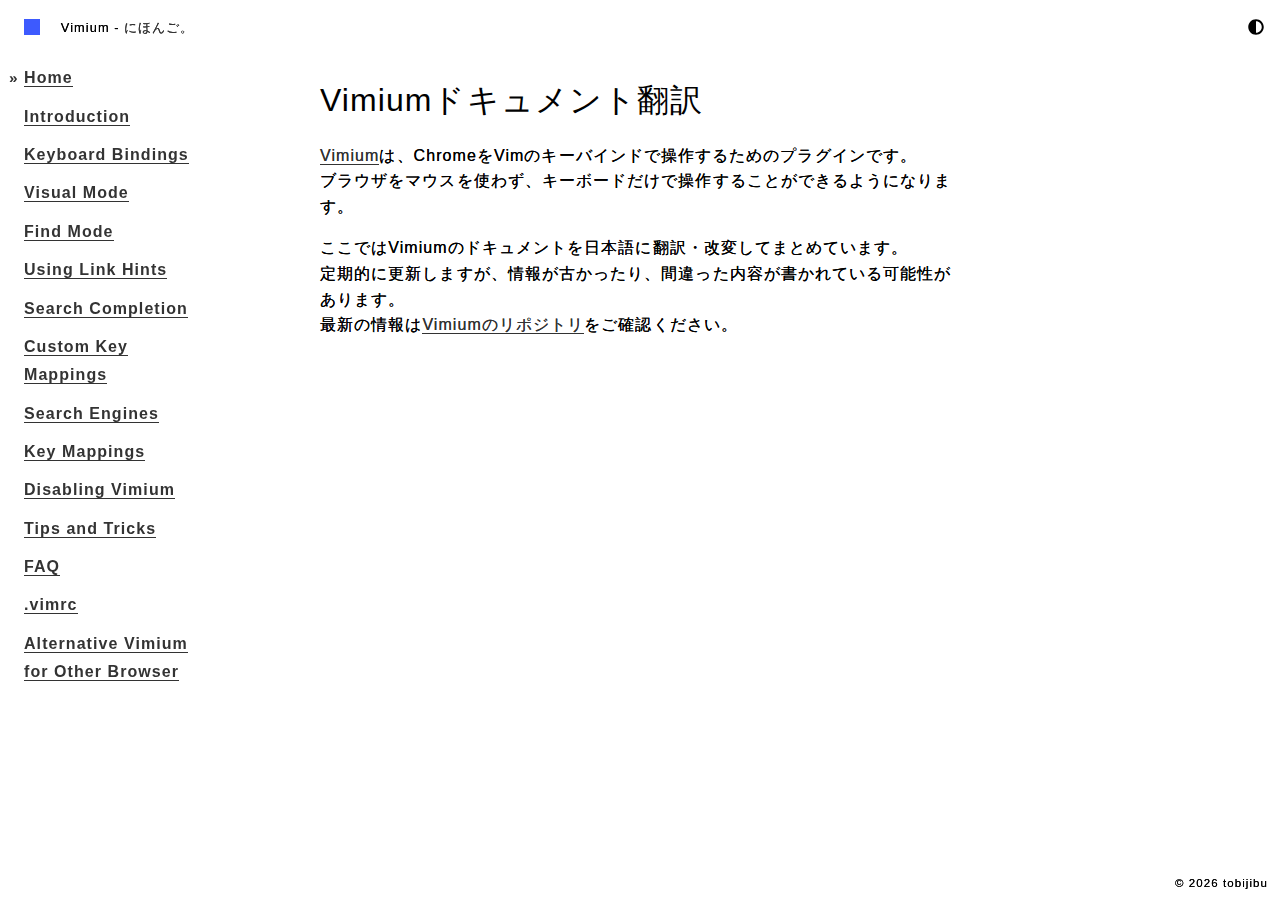
<file: index.html>
<!DOCTYPE html>
<html lang="ja">
  <head>
    <meta charset="UTF-8">
    <meta name="viewport" content="width=device-width, initial-scale=1">
    <title>Vimiumドキュメント翻訳 | Vimium - にほんご。</title>
    <meta http-equiv="X-UA-Compatible" content="IE=edge">
    <meta property="og:title" content="Vimiumドキュメント翻訳 | Vimium - にほんご。">
    <meta property="og:url">
    <meta property="og:type" content="article">
    <link rel="icon" href="https://tr.you84815.space/vimium/favicon.ico">
    <link rel="stylesheet" type="text/css" href="./css/main.css">
    <link id="theme_style" rel="stylesheet" type="text/css" href="">
    <script id="srcTheme" src="./js/toggleTheme.js" data-dir="vimium"></script>
    <script>
      (function(i,s,o,g,r,a,m){i['GoogleAnalyticsObject']=r;i[r]=i[r]||function(){
      (i[r].q=i[r].q||[]).push(arguments)},i[r].l=1*new Date();a=s.createElement(o),
      m=s.getElementsByTagName(o)[0];a.async=1;a.src=g;m.parentNode.insertBefore(a,m)
      })(window,document,'script','https://www.google-analytics.com/analytics.js','ga');
      ga('create', 'UA-106478577-1', 'auto');
    </script>
  </head>
  <body>
    <div id="container">
      <header>
        <div class="icon"><a class="no-barba" href="https://tr.you84815.space/">
            <svg width="16" height="16">
              <rect width="16" height="16" fill="#e0e0e0"></rect>
            </svg></a></div>
        <div class="navi_toggle" onclick="toggleMenu()">
          <svg id="menu_close" width="24" height="24" viewBox="0 0 24 24">
            <path d="M19 6.41L17.59 5 12 10.59 6.41 5 5 6.41 10.59 12 5 17.59 6.41 19 12 13.41 17.59 19 19 17.59 13.41 12z"></path>
            <path d="M0 0h24v24H0z" fill="none"></path>
          </svg>
          <svg id="menu_open" width="24" height="24" viewBox="0 0 24 24">
            <path d="M0 0h24v24H0z" fill="none"></path>
            <path d="M3 18h18v-2H3v2zm0-5h18v-2H3v2zm0-7v2h18V6H3z"></path>
          </svg>
        </div>
        <div class="title">Vimium - <a class="no-barba" href="https://tr.you84815.space/">にほんご。</a></div><span id="toggleTheme">
          <svg role="img" width="16" height="16" xmlns="http://www.w3.org/2000/svg" viewBox="0 0 512 512">
            <path d="M8 256c0 136.966 111.033 248 248 248s248-111.034 248-248S392.966 8 256 8 8 119.033 8 256zm248 184V72c101.705 0 184 82.311 184 184 0 101.705-82.311 184-184 184z"></path>
          </svg></span>
      </header>
      <div class="navi" id="navi">
        <ul class="menu">
          <li><a class="index active" href="./index.html">Home</a></li>
          <li><a class="introduction" href="./introduction.html">Introduction</a></li>
          <li><a class="keyboardBindings" href="./keyboardBindings.html">Keyboard Bindings</a>
            <ul class="hidden" id="navi_keyboardBindings">
              <li><a href="./keyboardBindings.html#currentPage">現在ページの操作</a></li>
              <li><a href="./keyboardBindings.html#newPages">新規ページへの操作</a></li>
              <li><a href="./keyboardBindings.html#find">ページ内検索</a></li>
              <li><a href="./keyboardBindings.html#history">履歴操作</a></li>
              <li><a href="./keyboardBindings.html#tabs">タブの操作</a></li>
              <li><a href="./keyboardBindings.html#marks">マーク操作</a></li>
              <li><a href="./keyboardBindings.html#advanced">さらに高度なコマンド</a></li>
            </ul>
          </li>
          <li><a class="visualMode" href="./visualMode.html">Visual Mode</a></li>
          <li><a class="findMode" href="./findMode.html">Find Mode</a></li>
          <li><a class="usingLinkHints" href="./usingLinkHints.html">Using Link Hints</a>
            <ul class="hidden" id="navi_usingLinkHints">
              <li><a href="./usingLinkHints.html#alphabet">アルファベットヒント</a></li>
              <li><a href="./usingLinkHints.html#filtered">ナンバーヒント</a></li>
              <li><a href="./usingLinkHints.html#hidden">隠れたヒントマーカー</a></li>
            </ul>
          </li>
          <li><a class="searchCompletion" href="./searchCompletion.html">Search Completion</a></li>
          <li><a class="customKeyMappings" href="./customKeyMappings.html">Custom Key Mappings</a></li>
          <li><a class="searchEngines" href="./searchEngines.html">Search Engines</a></li>
          <li><a class="keyMappings" href="./keyMappings.html">Key Mappings</a>
            <ul class="hidden" id="navi_keyMappings">
              <li><a href="./keyMappings.html#emacs">Emacs</a></li>
              <li><a href="./keyMappings.html#kakoune">Kakoune</a></li>
              <li><a href="./keyMappings.html#russian">ロシア語キーボード</a></li>
              <li><a href="./keyMappings.html#bulgarian">ブルガリア語キーボード</a></li>
              <li><a href="./keyMappings.html#hebrew">ヘブライ語キーボード</a></li>
              <li><a href="./keyMappings.html#mongolian">モンゴル語キーボード</a></li>
              <li><a href="./keyMappings.html#georgian">グルジア語キーボード</a></li>
            </ul>
          </li>
          <li><a class="disablingVimium" href="./disablingVimium.html">Disabling Vimium</a>
            <ul class="hidden" id="navi_disablingVimium">
              <li><a href="./disablingVimium.html#partially">一部無効化</a></li>
              <li><a href="./disablingVimium.html#wholly">全体的に無効化</a></li>
              <li><a href="./disablingVimium.html#temporarily">一時的に無効化</a></li>
            </ul>
          </li>
          <li><a class="tipsAndTricks" href="./tipsAndTricks.html">Tips and Tricks</a></li>
          <li><a class="faq" href="./faq.html">FAQ</a></li>
          <li><a class="vimrc" href="./vimrc.html">.vimrc</a></li>
          <li><a class="otherBrowser" href="./otherBrowser.html">Alternative Vimium for Other Browser</a>
            <ul class="hidden" id="navi_otherBrowser">
              <li><a href="./otherBrowser.html#firefox">Firefoxサポート</a></li>
              <li><a href="./otherBrowser.html#other">その他のブラウザ</a></li>
            </ul>
          </li>
        </ul>
      </div>
      <div id="content">
        <div id="main">
          <div id="barba-wrapper">
            <div class="barba-container">
              <h1>Vimiumドキュメント翻訳</h1>
              <p><a href="https://github.com/philc/vimium">Vimium</a>は、ChromeをVimのキーバインドで操作するためのプラグインです。<br>ブラウザをマウスを使わず、キーボードだけで操作することができるようになります。</p>
              <p>ここではVimiumのドキュメントを日本語に翻訳・改変してまとめています。<br>定期的に更新しますが、情報が古かったり、間違った内容が書かれている可能性があります。<br>最新の情報は<a href="https://github.com/philc/vimium">Vimiumのリポジトリ</a>をご確認ください。</p>
            </div>
          </div>
        </div>
      </div>
      <footer><span>&copy; <span id="copy_year">2017</span> tobijibu</span></footer>
    </div>
    <noscript id="deferred-styles">
      <link href="./css/lazy.css" rel="stylesheet">
    </noscript>
    <script src="./js/main.js" defer></script>
    <div id="src" hidden></div>
  </body>
</html>
</file>
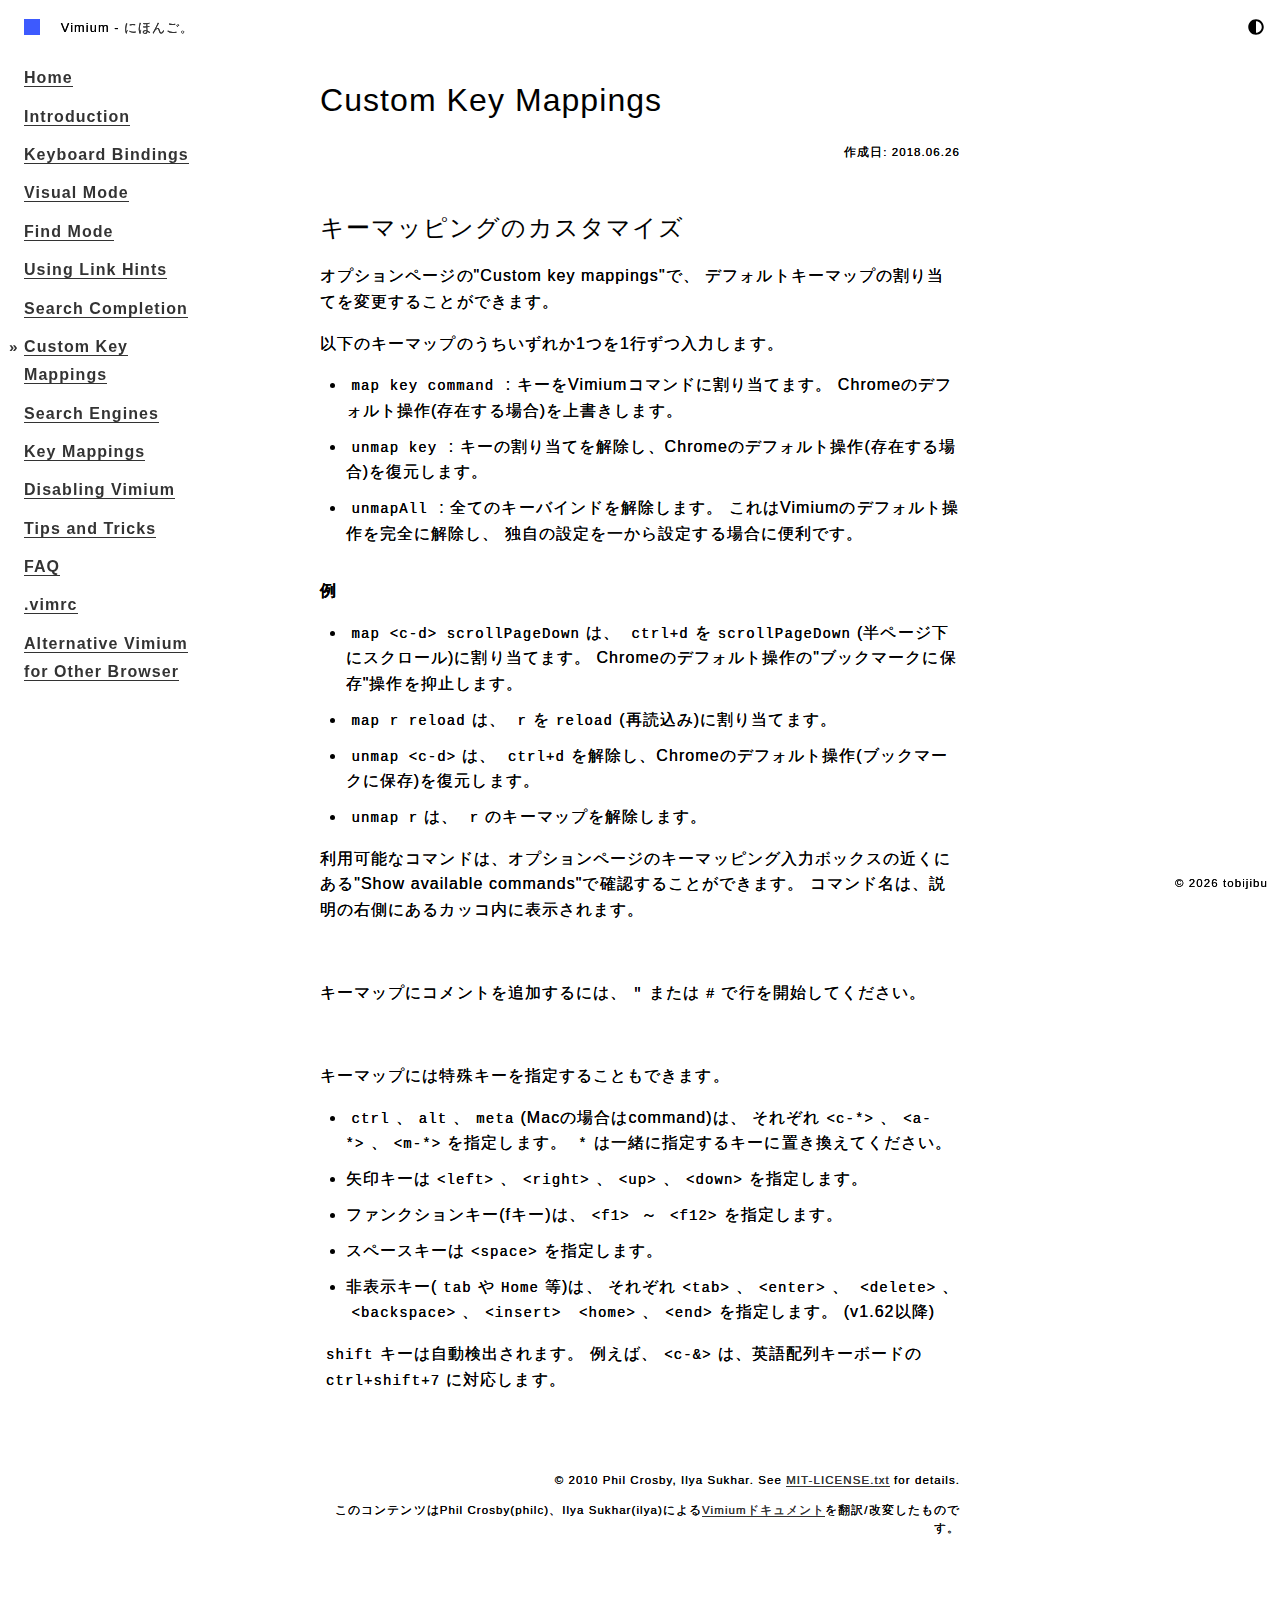
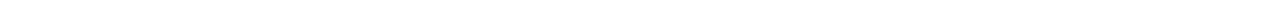
<file: customKeyMappings.html>
<!DOCTYPE html>
<html lang="ja">
  <head>
    <meta charset="UTF-8">
    <meta name="viewport" content="width=device-width, initial-scale=1">
    <title>Custom Key Mappings | Vimium - にほんご。</title>
    <meta http-equiv="X-UA-Compatible" content="IE=edge">
    <meta property="og:title" content="Custom Key Mappings | Vimium - にほんご。">
    <meta property="og:url">
    <meta property="og:type" content="article">
    <link rel="icon" href="https://tr.you84815.space/vimium/favicon.ico">
    <link rel="stylesheet" type="text/css" href="./css/main.css">
    <link id="theme_style" rel="stylesheet" type="text/css" href="">
    <script id="srcTheme" src="./js/toggleTheme.js" data-dir="vimium"></script>
    <script>
      (function(i,s,o,g,r,a,m){i['GoogleAnalyticsObject']=r;i[r]=i[r]||function(){
      (i[r].q=i[r].q||[]).push(arguments)},i[r].l=1*new Date();a=s.createElement(o),
      m=s.getElementsByTagName(o)[0];a.async=1;a.src=g;m.parentNode.insertBefore(a,m)
      })(window,document,'script','https://www.google-analytics.com/analytics.js','ga');
      ga('create', 'UA-106478577-1', 'auto');
    </script>
  </head>
  <body>
    <div id="container">
      <header>
        <div class="icon"><a class="no-barba" href="https://tr.you84815.space/">
            <svg width="16" height="16">
              <rect width="16" height="16" fill="#e0e0e0"></rect>
            </svg></a></div>
        <div class="navi_toggle" onclick="toggleMenu()">
          <svg id="menu_close" width="24" height="24" viewBox="0 0 24 24">
            <path d="M19 6.41L17.59 5 12 10.59 6.41 5 5 6.41 10.59 12 5 17.59 6.41 19 12 13.41 17.59 19 19 17.59 13.41 12z"></path>
            <path d="M0 0h24v24H0z" fill="none"></path>
          </svg>
          <svg id="menu_open" width="24" height="24" viewBox="0 0 24 24">
            <path d="M0 0h24v24H0z" fill="none"></path>
            <path d="M3 18h18v-2H3v2zm0-5h18v-2H3v2zm0-7v2h18V6H3z"></path>
          </svg>
        </div>
        <div class="title">Vimium - <a class="no-barba" href="https://tr.you84815.space/">にほんご。</a></div><span id="toggleTheme">
          <svg role="img" width="16" height="16" xmlns="http://www.w3.org/2000/svg" viewBox="0 0 512 512">
            <path d="M8 256c0 136.966 111.033 248 248 248s248-111.034 248-248S392.966 8 256 8 8 119.033 8 256zm248 184V72c101.705 0 184 82.311 184 184 0 101.705-82.311 184-184 184z"></path>
          </svg></span>
      </header>
      <div class="navi" id="navi">
        <ul class="menu">
          <li><a class="index" href="./index.html">Home</a></li>
          <li><a class="introduction" href="./introduction.html">Introduction</a></li>
          <li><a class="keyboardBindings" href="./keyboardBindings.html">Keyboard Bindings</a>
            <ul class="hidden" id="navi_keyboardBindings">
              <li><a href="./keyboardBindings.html#currentPage">現在ページの操作</a></li>
              <li><a href="./keyboardBindings.html#newPages">新規ページへの操作</a></li>
              <li><a href="./keyboardBindings.html#find">ページ内検索</a></li>
              <li><a href="./keyboardBindings.html#history">履歴操作</a></li>
              <li><a href="./keyboardBindings.html#tabs">タブの操作</a></li>
              <li><a href="./keyboardBindings.html#marks">マーク操作</a></li>
              <li><a href="./keyboardBindings.html#advanced">さらに高度なコマンド</a></li>
            </ul>
          </li>
          <li><a class="visualMode" href="./visualMode.html">Visual Mode</a></li>
          <li><a class="findMode" href="./findMode.html">Find Mode</a></li>
          <li><a class="usingLinkHints" href="./usingLinkHints.html">Using Link Hints</a>
            <ul class="hidden" id="navi_usingLinkHints">
              <li><a href="./usingLinkHints.html#alphabet">アルファベットヒント</a></li>
              <li><a href="./usingLinkHints.html#filtered">ナンバーヒント</a></li>
              <li><a href="./usingLinkHints.html#hidden">隠れたヒントマーカー</a></li>
            </ul>
          </li>
          <li><a class="searchCompletion" href="./searchCompletion.html">Search Completion</a></li>
          <li><a class="customKeyMappings active" href="./customKeyMappings.html">Custom Key Mappings</a></li>
          <li><a class="searchEngines" href="./searchEngines.html">Search Engines</a></li>
          <li><a class="keyMappings" href="./keyMappings.html">Key Mappings</a>
            <ul class="hidden" id="navi_keyMappings">
              <li><a href="./keyMappings.html#emacs">Emacs</a></li>
              <li><a href="./keyMappings.html#kakoune">Kakoune</a></li>
              <li><a href="./keyMappings.html#russian">ロシア語キーボード</a></li>
              <li><a href="./keyMappings.html#bulgarian">ブルガリア語キーボード</a></li>
              <li><a href="./keyMappings.html#hebrew">ヘブライ語キーボード</a></li>
              <li><a href="./keyMappings.html#mongolian">モンゴル語キーボード</a></li>
              <li><a href="./keyMappings.html#georgian">グルジア語キーボード</a></li>
            </ul>
          </li>
          <li><a class="disablingVimium" href="./disablingVimium.html">Disabling Vimium</a>
            <ul class="hidden" id="navi_disablingVimium">
              <li><a href="./disablingVimium.html#partially">一部無効化</a></li>
              <li><a href="./disablingVimium.html#wholly">全体的に無効化</a></li>
              <li><a href="./disablingVimium.html#temporarily">一時的に無効化</a></li>
            </ul>
          </li>
          <li><a class="tipsAndTricks" href="./tipsAndTricks.html">Tips and Tricks</a></li>
          <li><a class="faq" href="./faq.html">FAQ</a></li>
          <li><a class="vimrc" href="./vimrc.html">.vimrc</a></li>
          <li><a class="otherBrowser" href="./otherBrowser.html">Alternative Vimium for Other Browser</a>
            <ul class="hidden" id="navi_otherBrowser">
              <li><a href="./otherBrowser.html#firefox">Firefoxサポート</a></li>
              <li><a href="./otherBrowser.html#other">その他のブラウザ</a></li>
            </ul>
          </li>
        </ul>
      </div>
      <div id="content">
        <div id="main">
          <div id="barba-wrapper">
            <div class="barba-container">
              <h1>Custom Key Mappings</h1>
              <div id="update_date"><span>作成日: 2018.06.26
</span>
              </div>
              <h2>キーマッピングのカスタマイズ</h2>
              <p>
                オプションページの"Custom key mappings"で、
                デフォルトキーマップの割り当てを変更することができます。
              </p>
              <p>以下のキーマップのうちいずれか1つを1行ずつ入力します。</p>
              <ul>
                <li><code>map key command</code> : キーをVimiumコマンドに割り当てます。
                  Chromeのデフォルト操作(存在する場合)を上書きします。
                </li>
                <li><code>unmap key</code> : キーの割り当てを解除し、Chromeのデフォルト操作(存在する場合)を復元します。</li>
                <li><code>unmapAll</code> : 全てのキーバインドを解除します。
                  これはVimiumのデフォルト操作を完全に解除し、
                  独自の設定を一から設定する場合に便利です。
                </li>
              </ul>
              <h4>例</h4>
              <ul>
                <li><code>map &lt;c-d&gt; scrollPageDown</code>は、
                  <code>ctrl+d</code>を<code>scrollPageDown</code>(半ページ下にスクロール)に割り当てます。
                  Chromeのデフォルト操作の"ブックマークに保存"操作を抑止します。
                </li>
                <li><code>map r reload</code>は、
                  <code>r</code>を<code>reload</code>(再読込み)に割り当てます。
                </li>
                <li><code>unmap &lt;c-d&gt;</code>は、
                  <code>ctrl+d</code>を解除し、Chromeのデフォルト操作(ブックマークに保存)を復元します。
                </li>
                <li><code>unmap r</code>は、
                  <code>r</code>のキーマップを解除します。
                </li>
              </ul>
              <p>
                利用可能なコマンドは、オプションページのキーマッピング入力ボックスの近くにある"Show available commands"で確認することができます。
                コマンド名は、説明の右側にあるカッコ内に表示されます。
              </p><br>
              <p>キーマップにコメントを追加するには、<code>"</code>または<code>#</code>で行を開始してください。</p><br>
              <p>キーマップには特殊キーを指定することもできます。</p>
              <ul>
                <li><code>ctrl</code>、<code>alt</code>、<code>meta</code>(Macの場合はcommand)は、
                  それぞれ<code>&lt;c-*&gt;</code>、<code>&lt;a-*&gt;</code>、<code>&lt;m-*&gt;</code>を指定します。
                  <code>*</code>は一緒に指定するキーに置き換えてください。
                </li>
                <li>矢印キーは<code>&lt;left&gt;</code>、<code>&lt;right&gt;</code>、<code>&lt;up&gt;</code>、<code>&lt;down&gt;</code>を指定します。</li>
                <li>ファンクションキー(fキー)は、<code>&lt;f1&gt;</code> ～ <code>&lt;f12&gt;</code>を指定します。</li>
                <li>スペースキーは<code>&lt;space&gt;</code>を指定します。</li>
                <li>非表示キー(<code>tab</code>や<code>Home</code>等)は、
                  それぞれ<code>&lt;tab&gt;</code>、<code>&lt;enter&gt;</code>、
                  <code>&lt;delete&gt;</code>、<code>&lt;backspace&gt;</code>、<code>&lt;insert&gt;</code>
                  <code>&lt;home&gt;</code>、<code>&lt;end&gt;</code>を指定します。
                  (v1.62以降)
                </li>
              </ul>
              <p><code>shift</code>キーは自動検出されます。
                例えば、<code>&lt;c-&amp;&gt;</code>は、英語配列キーボードの<code>ctrl+shift+7</code>に対応します。
              </p><br><br>
              <div class="license">
                <p>
                  &copy; 2010
                    Phil Crosby, Ilya Sukhar. See <a href="https://github.com/philc/vimium/blob/master/MIT-LICENSE.txt">MIT-LICENSE.txt</a> for details.
                </p>
                <p>このコンテンツはPhil Crosby(philc)、Ilya Sukhar(ilya)による<a href="https://github.com/philc/vimium">Vimiumドキュメント</a>を翻訳/改変したものです。</p>
              </div>
            </div>
          </div>
        </div>
      </div>
      <footer><span>&copy; <span id="copy_year">2017</span> tobijibu</span></footer>
    </div>
    <noscript id="deferred-styles">
      <link href="./css/lazy.css" rel="stylesheet">
    </noscript>
    <script src="./js/main.js" defer></script>
    <div id="src" hidden></div>
  </body>
</html>
</file>
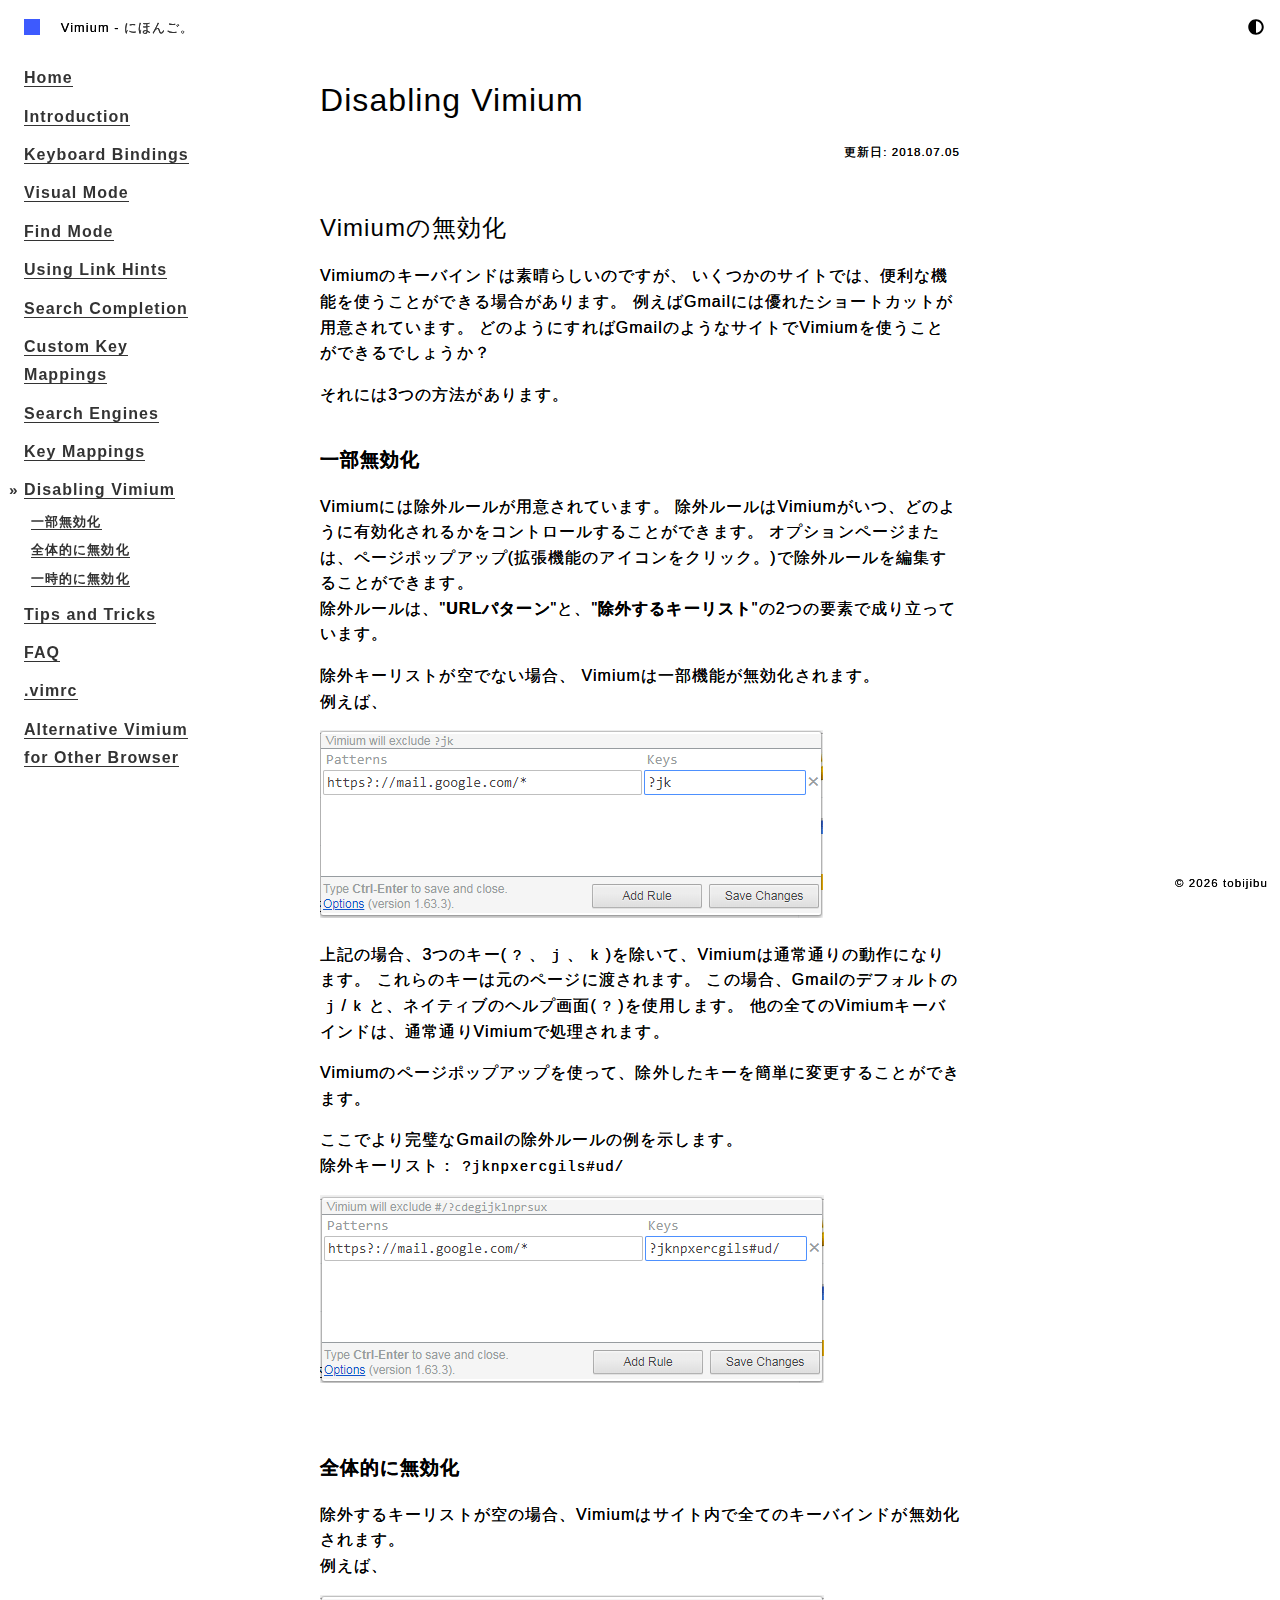
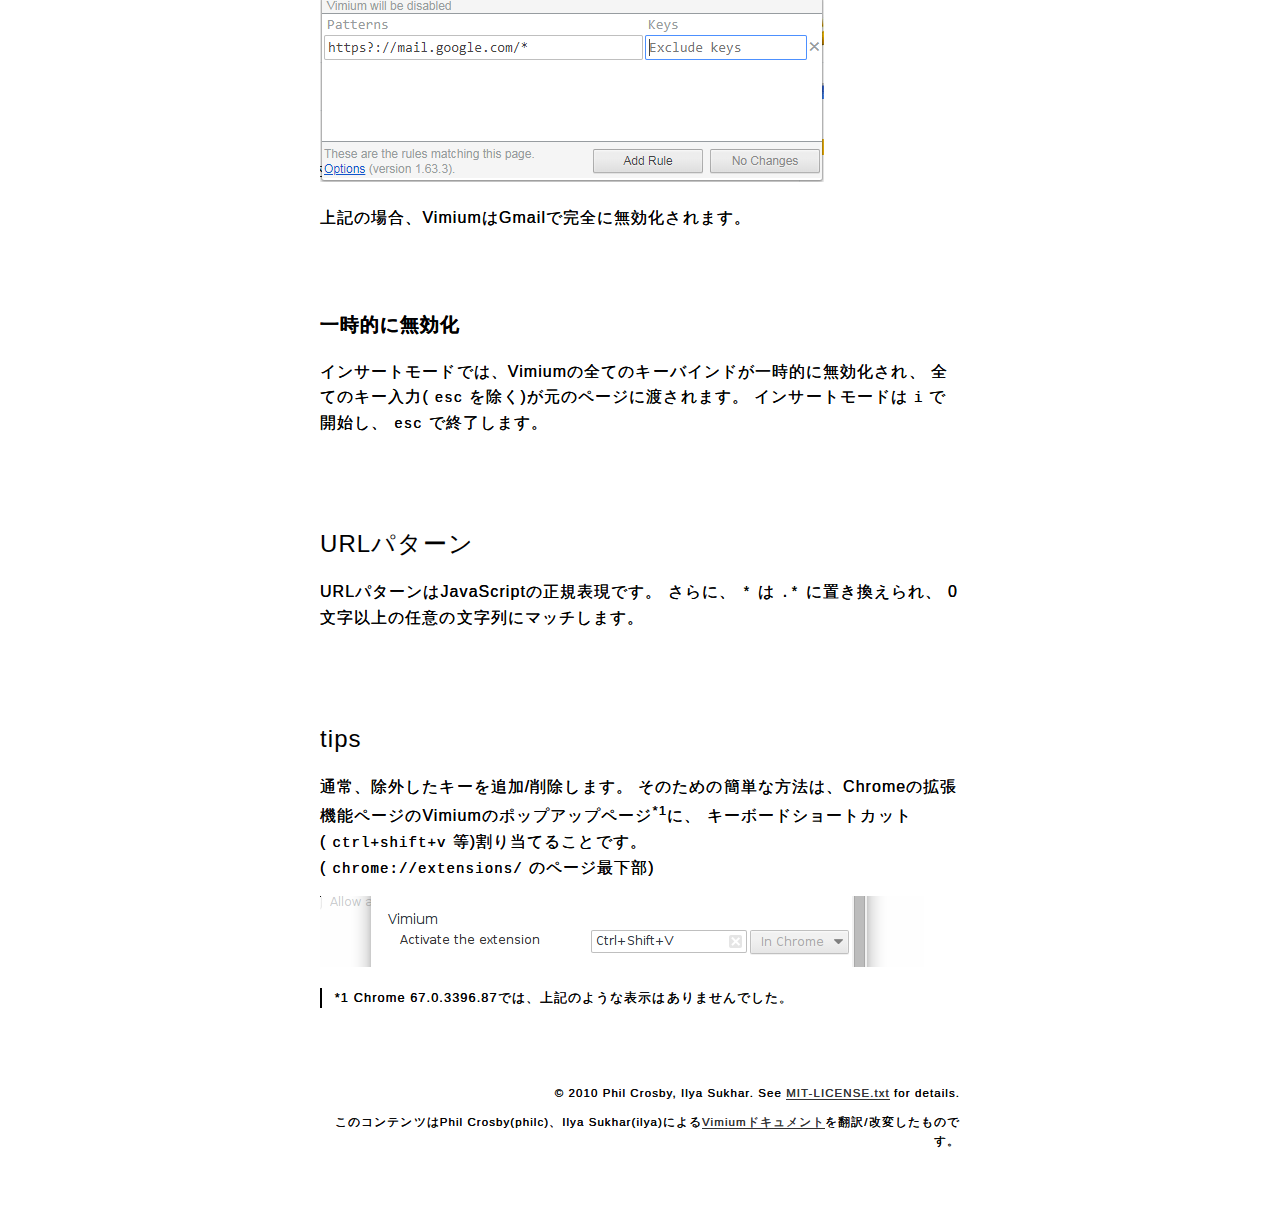
<file: disablingVimium.html>
<!DOCTYPE html>
<html lang="ja">
  <head>
    <meta charset="UTF-8">
    <meta name="viewport" content="width=device-width, initial-scale=1">
    <title>Disabling Vimium | Vimium - にほんご。</title>
    <meta http-equiv="X-UA-Compatible" content="IE=edge">
    <meta property="og:title" content="Disabling Vimium | Vimium - にほんご。">
    <meta property="og:url">
    <meta property="og:type" content="article">
    <link rel="icon" href="https://tr.you84815.space/vimium/favicon.ico">
    <link rel="stylesheet" type="text/css" href="./css/main.css">
    <link id="theme_style" rel="stylesheet" type="text/css" href="">
    <script id="srcTheme" src="./js/toggleTheme.js" data-dir="vimium"></script>
    <script>
      (function(i,s,o,g,r,a,m){i['GoogleAnalyticsObject']=r;i[r]=i[r]||function(){
      (i[r].q=i[r].q||[]).push(arguments)},i[r].l=1*new Date();a=s.createElement(o),
      m=s.getElementsByTagName(o)[0];a.async=1;a.src=g;m.parentNode.insertBefore(a,m)
      })(window,document,'script','https://www.google-analytics.com/analytics.js','ga');
      ga('create', 'UA-106478577-1', 'auto');
    </script>
  </head>
  <body>
    <div id="container">
      <header>
        <div class="icon"><a class="no-barba" href="https://tr.you84815.space/">
            <svg width="16" height="16">
              <rect width="16" height="16" fill="#e0e0e0"></rect>
            </svg></a></div>
        <div class="navi_toggle" onclick="toggleMenu()">
          <svg id="menu_close" width="24" height="24" viewBox="0 0 24 24">
            <path d="M19 6.41L17.59 5 12 10.59 6.41 5 5 6.41 10.59 12 5 17.59 6.41 19 12 13.41 17.59 19 19 17.59 13.41 12z"></path>
            <path d="M0 0h24v24H0z" fill="none"></path>
          </svg>
          <svg id="menu_open" width="24" height="24" viewBox="0 0 24 24">
            <path d="M0 0h24v24H0z" fill="none"></path>
            <path d="M3 18h18v-2H3v2zm0-5h18v-2H3v2zm0-7v2h18V6H3z"></path>
          </svg>
        </div>
        <div class="title">Vimium - <a class="no-barba" href="https://tr.you84815.space/">にほんご。</a></div><span id="toggleTheme">
          <svg role="img" width="16" height="16" xmlns="http://www.w3.org/2000/svg" viewBox="0 0 512 512">
            <path d="M8 256c0 136.966 111.033 248 248 248s248-111.034 248-248S392.966 8 256 8 8 119.033 8 256zm248 184V72c101.705 0 184 82.311 184 184 0 101.705-82.311 184-184 184z"></path>
          </svg></span>
      </header>
      <div class="navi" id="navi">
        <ul class="menu">
          <li><a class="index" href="./index.html">Home</a></li>
          <li><a class="introduction" href="./introduction.html">Introduction</a></li>
          <li><a class="keyboardBindings" href="./keyboardBindings.html">Keyboard Bindings</a>
            <ul class="hidden" id="navi_keyboardBindings">
              <li><a href="./keyboardBindings.html#currentPage">現在ページの操作</a></li>
              <li><a href="./keyboardBindings.html#newPages">新規ページへの操作</a></li>
              <li><a href="./keyboardBindings.html#find">ページ内検索</a></li>
              <li><a href="./keyboardBindings.html#history">履歴操作</a></li>
              <li><a href="./keyboardBindings.html#tabs">タブの操作</a></li>
              <li><a href="./keyboardBindings.html#marks">マーク操作</a></li>
              <li><a href="./keyboardBindings.html#advanced">さらに高度なコマンド</a></li>
            </ul>
          </li>
          <li><a class="visualMode" href="./visualMode.html">Visual Mode</a></li>
          <li><a class="findMode" href="./findMode.html">Find Mode</a></li>
          <li><a class="usingLinkHints" href="./usingLinkHints.html">Using Link Hints</a>
            <ul class="hidden" id="navi_usingLinkHints">
              <li><a href="./usingLinkHints.html#alphabet">アルファベットヒント</a></li>
              <li><a href="./usingLinkHints.html#filtered">ナンバーヒント</a></li>
              <li><a href="./usingLinkHints.html#hidden">隠れたヒントマーカー</a></li>
            </ul>
          </li>
          <li><a class="searchCompletion" href="./searchCompletion.html">Search Completion</a></li>
          <li><a class="customKeyMappings" href="./customKeyMappings.html">Custom Key Mappings</a></li>
          <li><a class="searchEngines" href="./searchEngines.html">Search Engines</a></li>
          <li><a class="keyMappings" href="./keyMappings.html">Key Mappings</a>
            <ul class="hidden" id="navi_keyMappings">
              <li><a href="./keyMappings.html#emacs">Emacs</a></li>
              <li><a href="./keyMappings.html#kakoune">Kakoune</a></li>
              <li><a href="./keyMappings.html#russian">ロシア語キーボード</a></li>
              <li><a href="./keyMappings.html#bulgarian">ブルガリア語キーボード</a></li>
              <li><a href="./keyMappings.html#hebrew">ヘブライ語キーボード</a></li>
              <li><a href="./keyMappings.html#mongolian">モンゴル語キーボード</a></li>
              <li><a href="./keyMappings.html#georgian">グルジア語キーボード</a></li>
            </ul>
          </li>
          <li><a class="disablingVimium active" href="./disablingVimium.html">Disabling Vimium</a>
            <ul id="navi_disablingVimium">
              <li><a href="./disablingVimium.html#partially">一部無効化</a></li>
              <li><a href="./disablingVimium.html#wholly">全体的に無効化</a></li>
              <li><a href="./disablingVimium.html#temporarily">一時的に無効化</a></li>
            </ul>
          </li>
          <li><a class="tipsAndTricks" href="./tipsAndTricks.html">Tips and Tricks</a></li>
          <li><a class="faq" href="./faq.html">FAQ</a></li>
          <li><a class="vimrc" href="./vimrc.html">.vimrc</a></li>
          <li><a class="otherBrowser" href="./otherBrowser.html">Alternative Vimium for Other Browser</a>
            <ul class="hidden" id="navi_otherBrowser">
              <li><a href="./otherBrowser.html#firefox">Firefoxサポート</a></li>
              <li><a href="./otherBrowser.html#other">その他のブラウザ</a></li>
            </ul>
          </li>
        </ul>
      </div>
      <div id="content">
        <div id="main">
          <div id="barba-wrapper">
            <div class="barba-container">
              <h1>Disabling Vimium</h1>
              <div id="update_date"><span>更新日: 2018.07.05
</span>
              </div>
              <h2>Vimiumの無効化</h2>
              <p>
                Vimiumのキーバインドは素晴らしいのですが、
                いくつかのサイトでは、便利な機能を使うことができる場合があります。
                例えばGmailには優れたショートカットが用意されています。
                どのようにすればGmailのようなサイトでVimiumを使うことができるでしょうか？
              </p>
              <p>それには3つの方法があります。</p>
              <h3 id="partially">一部無効化</h3>
              <p>
                Vimiumには除外ルールが用意されています。
                除外ルールはVimiumがいつ、どのように有効化されるかをコントロールすることができます。
                オプションページまたは、ページポップアップ(拡張機能のアイコンをクリック。)で除外ルールを編集することができます。<br>除外ルールは、"<b>URLパターン</b>"と、"<b>除外するキーリスト</b>"の2つの要素で成り立っています。
              </p>
              <p>
                除外キーリストが空でない場合、
                Vimiumは一部機能が無効化されます。<br>例えば、
              </p>
              <div><img src="./img/01.png"></div>
              <p>上記の場合、3つのキー(<code>?</code>、<code>j</code>、<code>k</code>)を除いて、Vimiumは通常通りの動作になります。
                これらのキーは元のページに渡されます。
                この場合、Gmailのデフォルトの<code>j</code>/<code>k</code>と、ネイティブのヘルプ画面(<code>?</code>)を使用します。
                他の全てのVimiumキーバインドは、通常通りVimiumで処理されます。
              </p>
              <p>Vimiumのページポップアップを使って、除外したキーを簡単に変更することができます。</p>
              <p>ここでより完璧なGmailの除外ルールの例を示します。<br>除外キーリスト：<code>?jknpxercgils#ud/</code></p>
              <div><img src="./img/02.png"></div><br>
              <h3 id="wholly">全体的に無効化</h3>
              <p>除外するキーリストが空の場合、Vimiumはサイト内で全てのキーバインドが無効化されます。<br>例えば、</p>
              <div><img src="./img/03.png"></div>
              <p>上記の場合、VimiumはGmailで完全に無効化されます。</p><br>
              <h3 id="temporarily">一時的に無効化</h3>
              <p>
                インサートモードでは、Vimiumの全てのキーバインドが一時的に無効化され、
                全てのキー入力(<code>esc</code>を除く)が元のページに渡されます。
                インサートモードは<code>i</code>で開始し、<code>esc</code>で終了します。
              </p><br>
              <h2>URLパターン</h2>
              <p>
                URLパターンはJavaScriptの正規表現です。
                さらに、<code>*</code>は<code>.*</code>に置き換えられ、
                0文字以上の任意の文字列にマッチします。
              </p><br>
              <h2>tips</h2>
              <p>
                通常、除外したキーを追加/削除します。
                そのための簡単な方法は、Chromeの拡張機能ページのVimiumのポップアップページ<sup>*1</sup>に、
                キーボードショートカット(<code>ctrl+shift+v</code>等)割り当てることです。<br>(<code>chrome://extensions/</code>のページ最下部)
              </p>
              <div><img src="./img/04.png"></div>
              <blockquote>*1 Chrome 67.0.3396.87では、上記のような表示はありませんでした。</blockquote><br><br>
              <div class="license">
                <p>
                  &copy; 2010
                    Phil Crosby, Ilya Sukhar. See <a href="https://github.com/philc/vimium/blob/master/MIT-LICENSE.txt">MIT-LICENSE.txt</a> for details.
                </p>
                <p>このコンテンツはPhil Crosby(philc)、Ilya Sukhar(ilya)による<a href="https://github.com/philc/vimium">Vimiumドキュメント</a>を翻訳/改変したものです。</p>
              </div>
            </div>
          </div>
        </div>
      </div>
      <footer><span>&copy; <span id="copy_year">2017</span> tobijibu</span></footer>
    </div>
    <noscript id="deferred-styles">
      <link href="./css/lazy.css" rel="stylesheet">
    </noscript>
    <script src="./js/main.js" defer></script>
    <div id="src" hidden></div>
  </body>
</html>
</file>
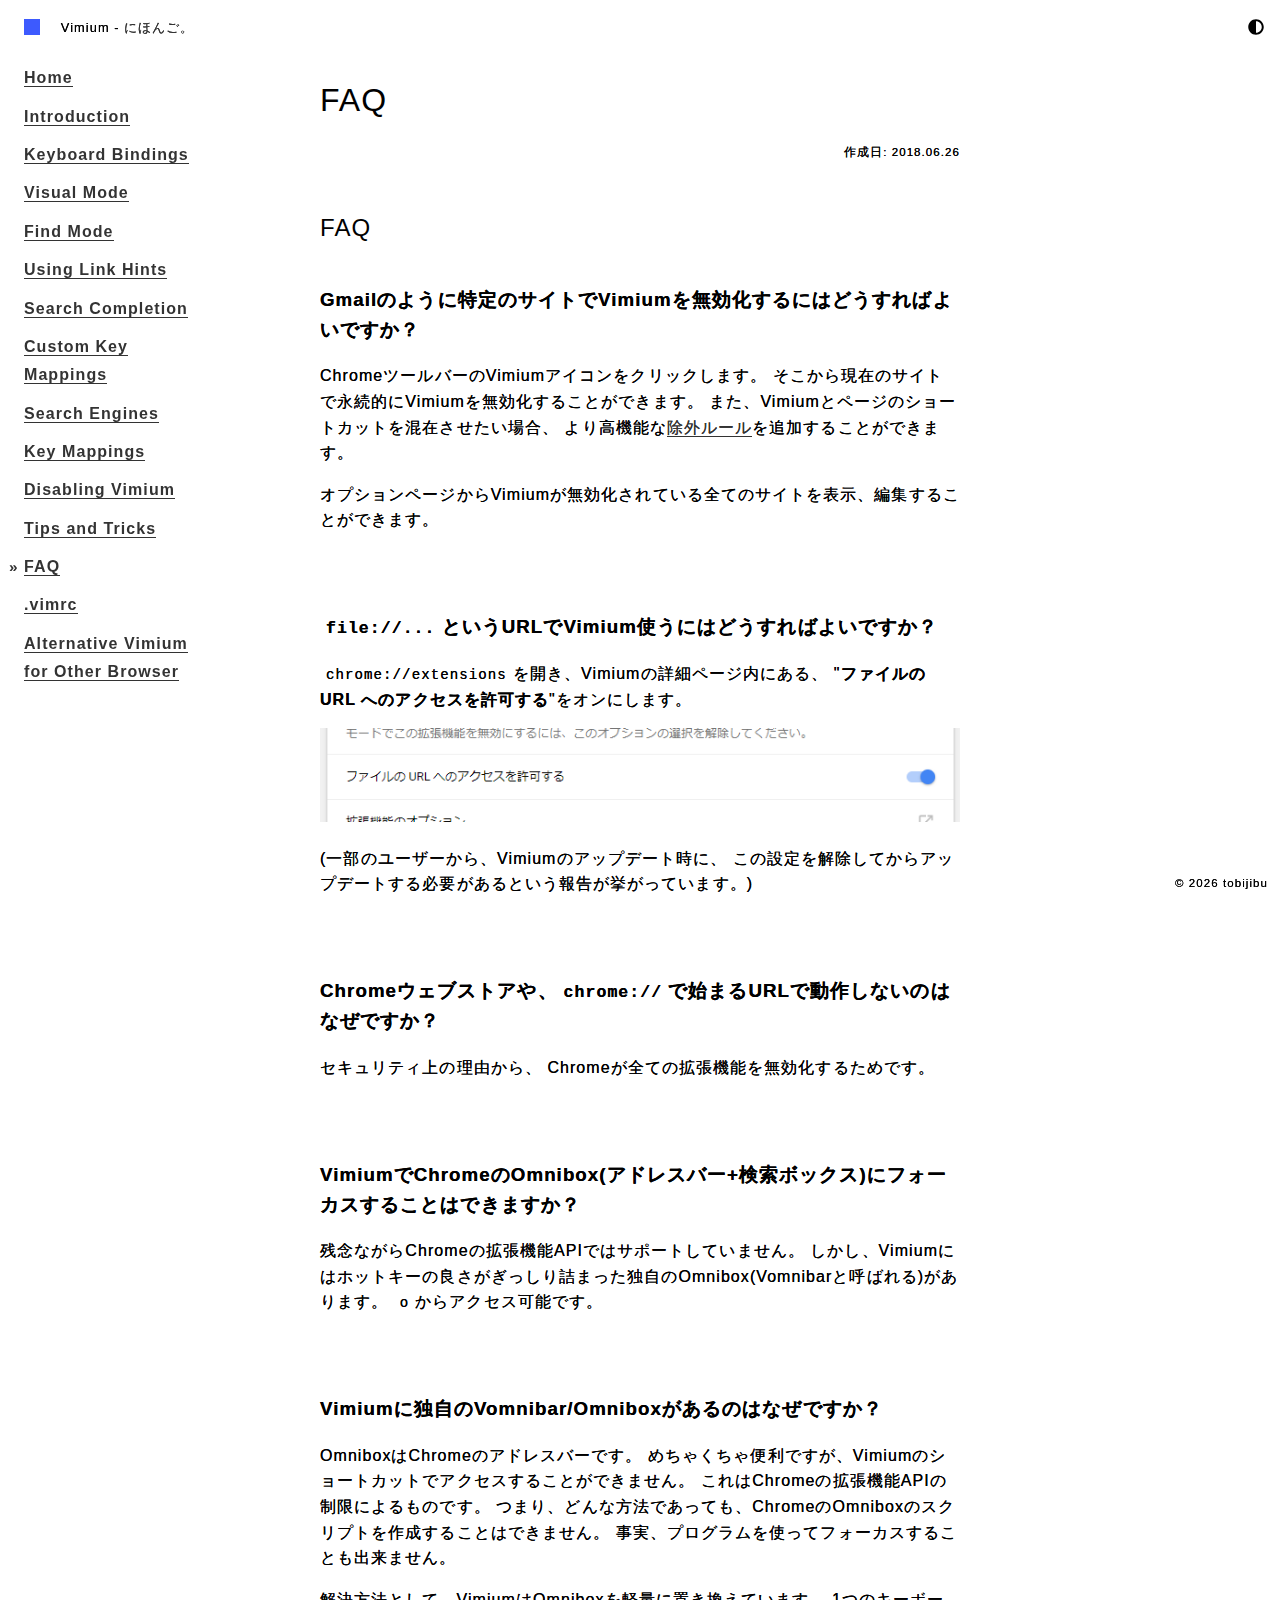
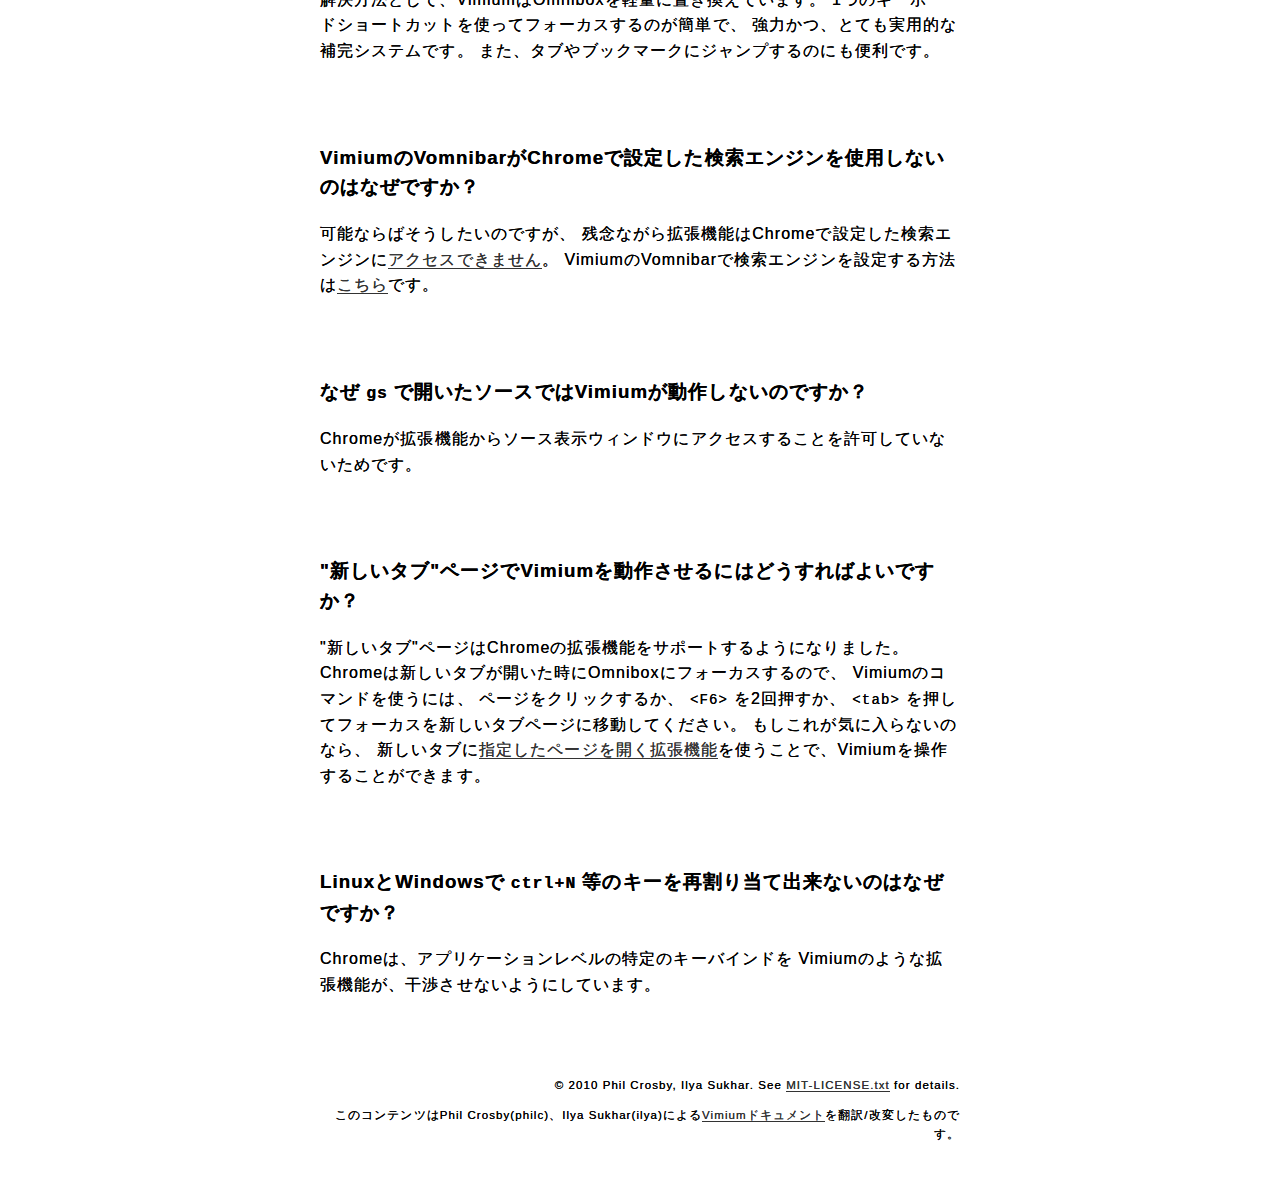
<file: faq.html>
<!DOCTYPE html>
<html lang="ja">
  <head>
    <meta charset="UTF-8">
    <meta name="viewport" content="width=device-width, initial-scale=1">
    <title>FAQ | Vimium - にほんご。</title>
    <meta http-equiv="X-UA-Compatible" content="IE=edge">
    <meta property="og:title" content="FAQ | Vimium - にほんご。">
    <meta property="og:url">
    <meta property="og:type" content="article">
    <link rel="icon" href="https://tr.you84815.space/vimium/favicon.ico">
    <link rel="stylesheet" type="text/css" href="./css/main.css">
    <link id="theme_style" rel="stylesheet" type="text/css" href="">
    <script id="srcTheme" src="./js/toggleTheme.js" data-dir="vimium"></script>
    <script>
      (function(i,s,o,g,r,a,m){i['GoogleAnalyticsObject']=r;i[r]=i[r]||function(){
      (i[r].q=i[r].q||[]).push(arguments)},i[r].l=1*new Date();a=s.createElement(o),
      m=s.getElementsByTagName(o)[0];a.async=1;a.src=g;m.parentNode.insertBefore(a,m)
      })(window,document,'script','https://www.google-analytics.com/analytics.js','ga');
      ga('create', 'UA-106478577-1', 'auto');
    </script>
  </head>
  <body>
    <div id="container">
      <header>
        <div class="icon"><a class="no-barba" href="https://tr.you84815.space/">
            <svg width="16" height="16">
              <rect width="16" height="16" fill="#e0e0e0"></rect>
            </svg></a></div>
        <div class="navi_toggle" onclick="toggleMenu()">
          <svg id="menu_close" width="24" height="24" viewBox="0 0 24 24">
            <path d="M19 6.41L17.59 5 12 10.59 6.41 5 5 6.41 10.59 12 5 17.59 6.41 19 12 13.41 17.59 19 19 17.59 13.41 12z"></path>
            <path d="M0 0h24v24H0z" fill="none"></path>
          </svg>
          <svg id="menu_open" width="24" height="24" viewBox="0 0 24 24">
            <path d="M0 0h24v24H0z" fill="none"></path>
            <path d="M3 18h18v-2H3v2zm0-5h18v-2H3v2zm0-7v2h18V6H3z"></path>
          </svg>
        </div>
        <div class="title">Vimium - <a class="no-barba" href="https://tr.you84815.space/">にほんご。</a></div><span id="toggleTheme">
          <svg role="img" width="16" height="16" xmlns="http://www.w3.org/2000/svg" viewBox="0 0 512 512">
            <path d="M8 256c0 136.966 111.033 248 248 248s248-111.034 248-248S392.966 8 256 8 8 119.033 8 256zm248 184V72c101.705 0 184 82.311 184 184 0 101.705-82.311 184-184 184z"></path>
          </svg></span>
      </header>
      <div class="navi" id="navi">
        <ul class="menu">
          <li><a class="index" href="./index.html">Home</a></li>
          <li><a class="introduction" href="./introduction.html">Introduction</a></li>
          <li><a class="keyboardBindings" href="./keyboardBindings.html">Keyboard Bindings</a>
            <ul class="hidden" id="navi_keyboardBindings">
              <li><a href="./keyboardBindings.html#currentPage">現在ページの操作</a></li>
              <li><a href="./keyboardBindings.html#newPages">新規ページへの操作</a></li>
              <li><a href="./keyboardBindings.html#find">ページ内検索</a></li>
              <li><a href="./keyboardBindings.html#history">履歴操作</a></li>
              <li><a href="./keyboardBindings.html#tabs">タブの操作</a></li>
              <li><a href="./keyboardBindings.html#marks">マーク操作</a></li>
              <li><a href="./keyboardBindings.html#advanced">さらに高度なコマンド</a></li>
            </ul>
          </li>
          <li><a class="visualMode" href="./visualMode.html">Visual Mode</a></li>
          <li><a class="findMode" href="./findMode.html">Find Mode</a></li>
          <li><a class="usingLinkHints" href="./usingLinkHints.html">Using Link Hints</a>
            <ul class="hidden" id="navi_usingLinkHints">
              <li><a href="./usingLinkHints.html#alphabet">アルファベットヒント</a></li>
              <li><a href="./usingLinkHints.html#filtered">ナンバーヒント</a></li>
              <li><a href="./usingLinkHints.html#hidden">隠れたヒントマーカー</a></li>
            </ul>
          </li>
          <li><a class="searchCompletion" href="./searchCompletion.html">Search Completion</a></li>
          <li><a class="customKeyMappings" href="./customKeyMappings.html">Custom Key Mappings</a></li>
          <li><a class="searchEngines" href="./searchEngines.html">Search Engines</a></li>
          <li><a class="keyMappings" href="./keyMappings.html">Key Mappings</a>
            <ul class="hidden" id="navi_keyMappings">
              <li><a href="./keyMappings.html#emacs">Emacs</a></li>
              <li><a href="./keyMappings.html#kakoune">Kakoune</a></li>
              <li><a href="./keyMappings.html#russian">ロシア語キーボード</a></li>
              <li><a href="./keyMappings.html#bulgarian">ブルガリア語キーボード</a></li>
              <li><a href="./keyMappings.html#hebrew">ヘブライ語キーボード</a></li>
              <li><a href="./keyMappings.html#mongolian">モンゴル語キーボード</a></li>
              <li><a href="./keyMappings.html#georgian">グルジア語キーボード</a></li>
            </ul>
          </li>
          <li><a class="disablingVimium" href="./disablingVimium.html">Disabling Vimium</a>
            <ul class="hidden" id="navi_disablingVimium">
              <li><a href="./disablingVimium.html#partially">一部無効化</a></li>
              <li><a href="./disablingVimium.html#wholly">全体的に無効化</a></li>
              <li><a href="./disablingVimium.html#temporarily">一時的に無効化</a></li>
            </ul>
          </li>
          <li><a class="tipsAndTricks" href="./tipsAndTricks.html">Tips and Tricks</a></li>
          <li><a class="faq active" href="./faq.html">FAQ</a></li>
          <li><a class="vimrc" href="./vimrc.html">.vimrc</a></li>
          <li><a class="otherBrowser" href="./otherBrowser.html">Alternative Vimium for Other Browser</a>
            <ul class="hidden" id="navi_otherBrowser">
              <li><a href="./otherBrowser.html#firefox">Firefoxサポート</a></li>
              <li><a href="./otherBrowser.html#other">その他のブラウザ</a></li>
            </ul>
          </li>
        </ul>
      </div>
      <div id="content">
        <div id="main">
          <div id="barba-wrapper">
            <div class="barba-container">
              <h1>FAQ</h1>
              <div id="update_date"><span>作成日: 2018.06.26
</span>
              </div>
              <h2>FAQ</h2>
              <h3>Gmailのように特定のサイトでVimiumを無効化するにはどうすればよいですか？</h3>
              <p>
                ChromeツールバーのVimiumアイコンをクリックします。
                そこから現在のサイトで永続的にVimiumを無効化することができます。
                また、Vimiumとページのショートカットを混在させたい場合、
                より高機能な<a href="./disablingVimium.html">除外ルール</a>を追加することができます。
              </p>
              <p>オプションページからVimiumが無効化されている全てのサイトを表示、編集することができます。</p><br>
              <h3><code>file://...</code>というURLでVimium使うにはどうすればよいですか？</h3>
              <p><code>chrome://extensions</code>を開き、Vimiumの詳細ページ内にある、
                "<b>ファイルの URL へのアクセスを許可する</b>"をオンにします。
              </p>
              <div><img src="./img/05.png"></div>
              <p>
                (一部のユーザーから、Vimiumのアップデート時に、
                この設定を解除してからアップデートする必要があるという報告が挙がっています。)
              </p><br>
              <h3>Chromeウェブストアや、<code>chrome://</code>で始まるURLで動作しないのはなぜですか？</h3>
              <p>
                セキュリティ上の理由から、
                Chromeが全ての拡張機能を無効化するためです。
              </p><br>
              <h3>VimiumでChromeのOmnibox(アドレスバー+検索ボックス)にフォーカスすることはできますか？</h3>
              <p>
                残念ながらChromeの拡張機能APIではサポートしていません。
                しかし、Vimiumにはホットキーの良さがぎっしり詰まった独自のOmnibox(Vomnibarと呼ばれる)があります。
                <code>o</code>からアクセス可能です。
              </p><br>
              <h3>Vimiumに独自のVomnibar/Omniboxがあるのはなぜですか？</h3>
              <p>
                OmniboxはChromeのアドレスバーです。
                めちゃくちゃ便利ですが、Vimiumのショートカットでアクセスすることができません。
                これはChromeの拡張機能APIの制限によるものです。
                つまり、どんな方法であっても、ChromeのOmniboxのスクリプトを作成することはできません。
                事実、プログラムを使ってフォーカスすることも出来ません。
              </p>
              <p>
                解決方法として、VimiumはOmniboxを軽量に置き換えています。
                1つのキーボードショートカットを使ってフォーカスするのが簡単で、
                強力かつ、とても実用的な補完システムです。
                また、タブやブックマークにジャンプするのにも便利です。
              </p><br>
              <h3>VimiumのVomnibarがChromeで設定した検索エンジンを使用しないのはなぜですか？</h3>
              <p>
                可能ならばそうしたいのですが、
                残念ながら拡張機能はChromeで設定した検索エンジンに<a href="https://bugs.chromium.org/p/chromium/issues/detail?id=70700" target="_blank" rel="noopener noreferrer">アクセスできません</a>。
                VimiumのVomnibarで検索エンジンを設定する方法は<a href="./searchEngines.html">こちら</a>です。
              </p><br>
              <h3>なぜ<code>gs</code>で開いたソースではVimiumが動作しないのですか？</h3>
              <p>Chromeが拡張機能からソース表示ウィンドウにアクセスすることを許可していないためです。</p><br>
              <h3>"新しいタブ"ページでVimiumを動作させるにはどうすればよいですか？</h3>
              <p>
                "新しいタブ"ページはChromeの拡張機能をサポートするようになりました。
                Chromeは新しいタブが開いた時にOmniboxにフォーカスするので、
                Vimiumのコマンドを使うには、
                ページをクリックするか、<code>&lt;F6&gt;</code>を2回押すか、<code>&lt;tab&gt;</code>を押してフォーカスを新しいタブページに移動してください。
                もしこれが気に入らないのなら、
                新しいタブに<a href="https://chrome.google.com/webstore/detail/new-tab-url/njigpponciklokfkoddampoienefegcl" target="_blank" rel="noopener noreferrer">指定したページを開く拡張機能</a>を使うことで、Vimiumを操作することができます。
              </p><br>
              <h3>LinuxとWindowsで<code>ctrl+N</code>等のキーを再割り当て出来ないのはなぜですか？</h3>
              <p>
                Chromeは、アプリケーションレベルの特定のキーバインドを
                Vimiumのような拡張機能が、干渉させないようにしています。
              </p><br><br>
              <div class="license">
                <p>
                  &copy; 2010
                    Phil Crosby, Ilya Sukhar. See <a href="https://github.com/philc/vimium/blob/master/MIT-LICENSE.txt">MIT-LICENSE.txt</a> for details.
                </p>
                <p>このコンテンツはPhil Crosby(philc)、Ilya Sukhar(ilya)による<a href="https://github.com/philc/vimium">Vimiumドキュメント</a>を翻訳/改変したものです。</p>
              </div>
            </div>
          </div>
        </div>
      </div>
      <footer><span>&copy; <span id="copy_year">2017</span> tobijibu</span></footer>
    </div>
    <noscript id="deferred-styles">
      <link href="./css/lazy.css" rel="stylesheet">
    </noscript>
    <script src="./js/main.js" defer></script>
    <div id="src" hidden></div>
  </body>
</html>
</file>
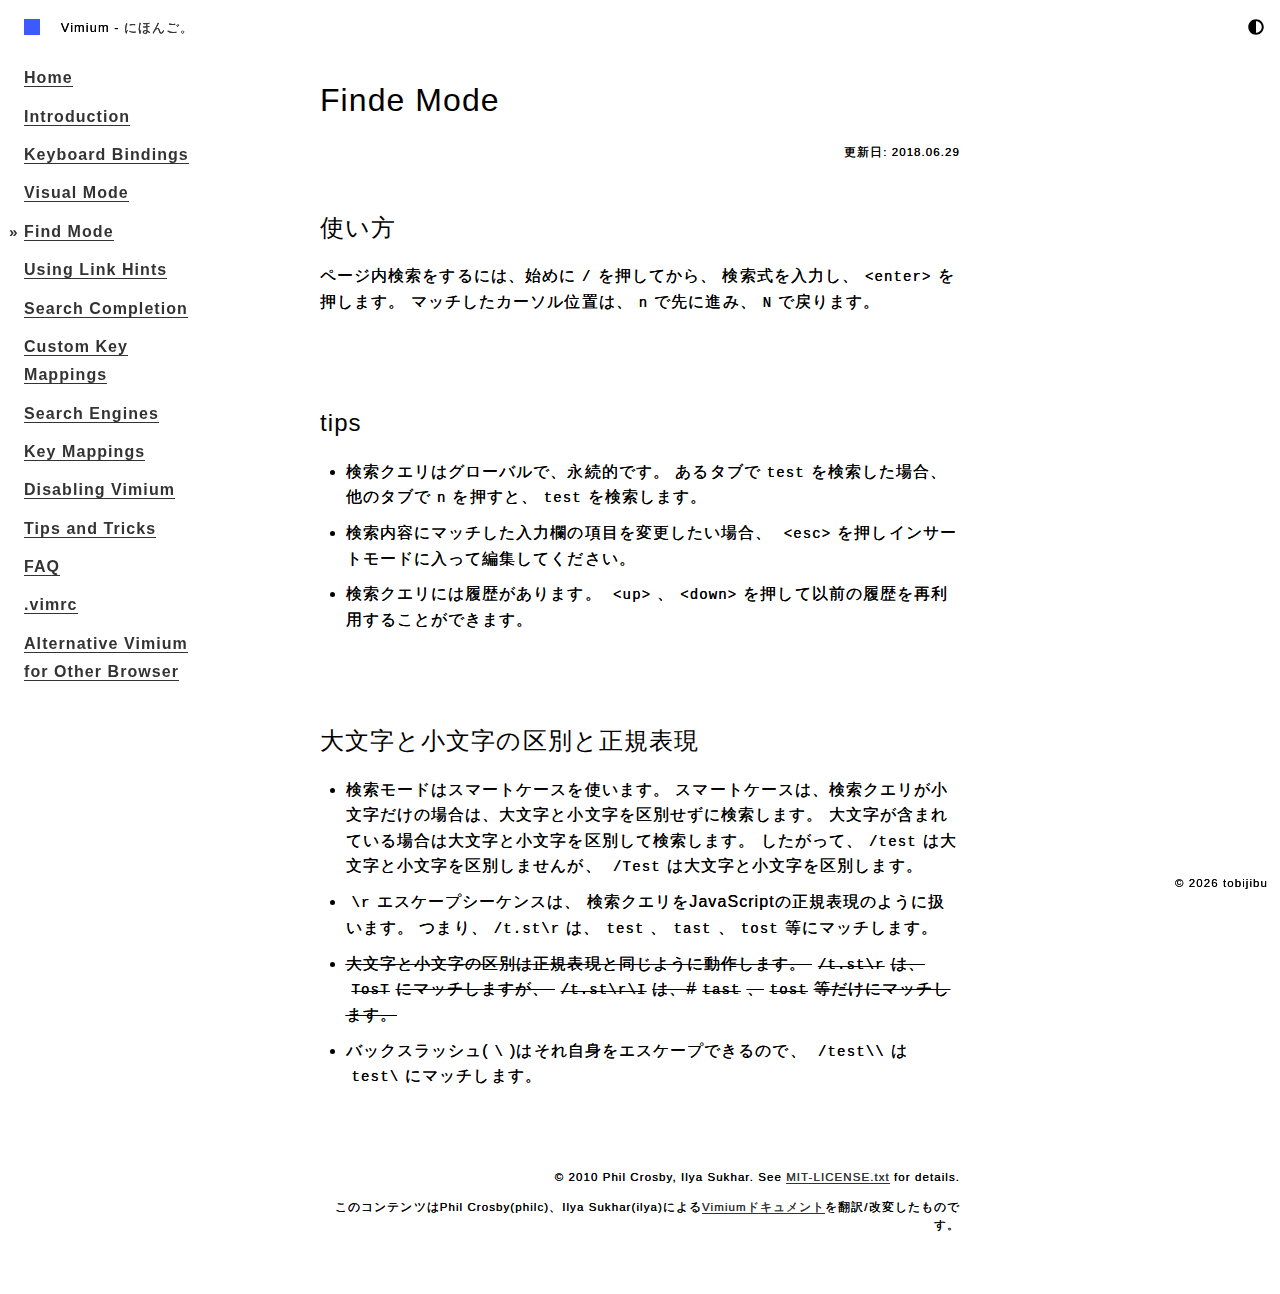
<file: findMode.html>
<!DOCTYPE html>
<html lang="ja">
  <head>
    <meta charset="UTF-8">
    <meta name="viewport" content="width=device-width, initial-scale=1">
    <title>Finde Mode | Vimium - にほんご。</title>
    <meta http-equiv="X-UA-Compatible" content="IE=edge">
    <meta property="og:title" content="Finde Mode | Vimium - にほんご。">
    <meta property="og:url">
    <meta property="og:type" content="article">
    <link rel="icon" href="https://tr.you84815.space/vimium/favicon.ico">
    <link rel="stylesheet" type="text/css" href="./css/main.css">
    <link id="theme_style" rel="stylesheet" type="text/css" href="">
    <script id="srcTheme" src="./js/toggleTheme.js" data-dir="vimium"></script>
    <script>
      (function(i,s,o,g,r,a,m){i['GoogleAnalyticsObject']=r;i[r]=i[r]||function(){
      (i[r].q=i[r].q||[]).push(arguments)},i[r].l=1*new Date();a=s.createElement(o),
      m=s.getElementsByTagName(o)[0];a.async=1;a.src=g;m.parentNode.insertBefore(a,m)
      })(window,document,'script','https://www.google-analytics.com/analytics.js','ga');
      ga('create', 'UA-106478577-1', 'auto');
    </script>
  </head>
  <body>
    <div id="container">
      <header>
        <div class="icon"><a class="no-barba" href="https://tr.you84815.space/">
            <svg width="16" height="16">
              <rect width="16" height="16" fill="#e0e0e0"></rect>
            </svg></a></div>
        <div class="navi_toggle" onclick="toggleMenu()">
          <svg id="menu_close" width="24" height="24" viewBox="0 0 24 24">
            <path d="M19 6.41L17.59 5 12 10.59 6.41 5 5 6.41 10.59 12 5 17.59 6.41 19 12 13.41 17.59 19 19 17.59 13.41 12z"></path>
            <path d="M0 0h24v24H0z" fill="none"></path>
          </svg>
          <svg id="menu_open" width="24" height="24" viewBox="0 0 24 24">
            <path d="M0 0h24v24H0z" fill="none"></path>
            <path d="M3 18h18v-2H3v2zm0-5h18v-2H3v2zm0-7v2h18V6H3z"></path>
          </svg>
        </div>
        <div class="title">Vimium - <a class="no-barba" href="https://tr.you84815.space/">にほんご。</a></div><span id="toggleTheme">
          <svg role="img" width="16" height="16" xmlns="http://www.w3.org/2000/svg" viewBox="0 0 512 512">
            <path d="M8 256c0 136.966 111.033 248 248 248s248-111.034 248-248S392.966 8 256 8 8 119.033 8 256zm248 184V72c101.705 0 184 82.311 184 184 0 101.705-82.311 184-184 184z"></path>
          </svg></span>
      </header>
      <div class="navi" id="navi">
        <ul class="menu">
          <li><a class="index" href="./index.html">Home</a></li>
          <li><a class="introduction" href="./introduction.html">Introduction</a></li>
          <li><a class="keyboardBindings" href="./keyboardBindings.html">Keyboard Bindings</a>
            <ul class="hidden" id="navi_keyboardBindings">
              <li><a href="./keyboardBindings.html#currentPage">現在ページの操作</a></li>
              <li><a href="./keyboardBindings.html#newPages">新規ページへの操作</a></li>
              <li><a href="./keyboardBindings.html#find">ページ内検索</a></li>
              <li><a href="./keyboardBindings.html#history">履歴操作</a></li>
              <li><a href="./keyboardBindings.html#tabs">タブの操作</a></li>
              <li><a href="./keyboardBindings.html#marks">マーク操作</a></li>
              <li><a href="./keyboardBindings.html#advanced">さらに高度なコマンド</a></li>
            </ul>
          </li>
          <li><a class="visualMode" href="./visualMode.html">Visual Mode</a></li>
          <li><a class="findMode active" href="./findMode.html">Find Mode</a></li>
          <li><a class="usingLinkHints" href="./usingLinkHints.html">Using Link Hints</a>
            <ul class="hidden" id="navi_usingLinkHints">
              <li><a href="./usingLinkHints.html#alphabet">アルファベットヒント</a></li>
              <li><a href="./usingLinkHints.html#filtered">ナンバーヒント</a></li>
              <li><a href="./usingLinkHints.html#hidden">隠れたヒントマーカー</a></li>
            </ul>
          </li>
          <li><a class="searchCompletion" href="./searchCompletion.html">Search Completion</a></li>
          <li><a class="customKeyMappings" href="./customKeyMappings.html">Custom Key Mappings</a></li>
          <li><a class="searchEngines" href="./searchEngines.html">Search Engines</a></li>
          <li><a class="keyMappings" href="./keyMappings.html">Key Mappings</a>
            <ul class="hidden" id="navi_keyMappings">
              <li><a href="./keyMappings.html#emacs">Emacs</a></li>
              <li><a href="./keyMappings.html#kakoune">Kakoune</a></li>
              <li><a href="./keyMappings.html#russian">ロシア語キーボード</a></li>
              <li><a href="./keyMappings.html#bulgarian">ブルガリア語キーボード</a></li>
              <li><a href="./keyMappings.html#hebrew">ヘブライ語キーボード</a></li>
              <li><a href="./keyMappings.html#mongolian">モンゴル語キーボード</a></li>
              <li><a href="./keyMappings.html#georgian">グルジア語キーボード</a></li>
            </ul>
          </li>
          <li><a class="disablingVimium" href="./disablingVimium.html">Disabling Vimium</a>
            <ul class="hidden" id="navi_disablingVimium">
              <li><a href="./disablingVimium.html#partially">一部無効化</a></li>
              <li><a href="./disablingVimium.html#wholly">全体的に無効化</a></li>
              <li><a href="./disablingVimium.html#temporarily">一時的に無効化</a></li>
            </ul>
          </li>
          <li><a class="tipsAndTricks" href="./tipsAndTricks.html">Tips and Tricks</a></li>
          <li><a class="faq" href="./faq.html">FAQ</a></li>
          <li><a class="vimrc" href="./vimrc.html">.vimrc</a></li>
          <li><a class="otherBrowser" href="./otherBrowser.html">Alternative Vimium for Other Browser</a>
            <ul class="hidden" id="navi_otherBrowser">
              <li><a href="./otherBrowser.html#firefox">Firefoxサポート</a></li>
              <li><a href="./otherBrowser.html#other">その他のブラウザ</a></li>
            </ul>
          </li>
        </ul>
      </div>
      <div id="content">
        <div id="main">
          <div id="barba-wrapper">
            <div class="barba-container">
              <h1>Finde Mode</h1>
              <div id="update_date"><span>更新日: 2018.06.29
</span>
              </div>
              <h2>使い方</h2>
              <p>ページ内検索をするには、始めに<code>/</code>を押してから、
                検索式を入力し、<code>&lt;enter&gt;</code>を押します。
                マッチしたカーソル位置は、<code>n</code>で先に進み、<code>N</code>で戻ります。
              </p><br>
              <h2>tips</h2>
              <ul>
                <li>
                  検索クエリはグローバルで、永続的です。
                  あるタブで<code>test</code>を検索した場合、
                  他のタブで<code>n</code>を押すと、<code>test</code>を検索します。
                </li>
                <li>
                  検索内容にマッチした入力欄の項目を変更したい場合、
                  <code>&lt;esc&gt;</code>を押しインサートモードに入って編集してください。
                </li>
                <li>
                  検索クエリには履歴があります。
                  <code>&lt;up&gt;</code>、<code>&lt;down&gt;</code>を押して以前の履歴を再利用することができます。
                </li>
              </ul><br>
              <h2>大文字と小文字の区別と正規表現</h2>
              <ul>
                <li>
                  検索モードはスマートケースを使います。
                  スマートケースは、検索クエリが小文字だけの場合は、大文字と小文字を区別せずに検索します。
                  大文字が含まれている場合は大文字と小文字を区別して検索します。
                  したがって、<code>/test</code>は大文字と小文字を区別しませんが、
                  <code>/Test</code>は大文字と小文字を区別します。
                </li>
                <li><code>\r</code>エスケープシーケンスは、
                  検索クエリをJavaScriptの正規表現のように扱います。
                  つまり、<code>/t.st\r</code>は、<code>test</code>、<code>tast</code>、<code>tost</code>等にマッチします。
                </li>
                <li>
                  <del>
                    大文字と小文字の区別は正規表現と同じように動作します。
                    <code>/t.st\r</code>は、<code>TosT</code>にマッチしますが、
                    <code>/t.st\r\I</code>は、#<code>tast</code>、<code>tost</code>等だけにマッチします。
                  </del>
                </li>
                <li>バックスラッシュ(<code>\</code>)はそれ自身をエスケープできるので、
                  <code>/test\\</code>は<code>test\</code>にマッチします。
                </li>
              </ul><br><br>
              <div class="license">
                <p>
                  &copy; 2010
                    Phil Crosby, Ilya Sukhar. See <a href="https://github.com/philc/vimium/blob/master/MIT-LICENSE.txt">MIT-LICENSE.txt</a> for details.
                </p>
                <p>このコンテンツはPhil Crosby(philc)、Ilya Sukhar(ilya)による<a href="https://github.com/philc/vimium">Vimiumドキュメント</a>を翻訳/改変したものです。</p>
              </div>
            </div>
          </div>
        </div>
      </div>
      <footer><span>&copy; <span id="copy_year">2017</span> tobijibu</span></footer>
    </div>
    <noscript id="deferred-styles">
      <link href="./css/lazy.css" rel="stylesheet">
    </noscript>
    <script src="./js/main.js" defer></script>
    <div id="src" hidden></div>
  </body>
</html>
</file>
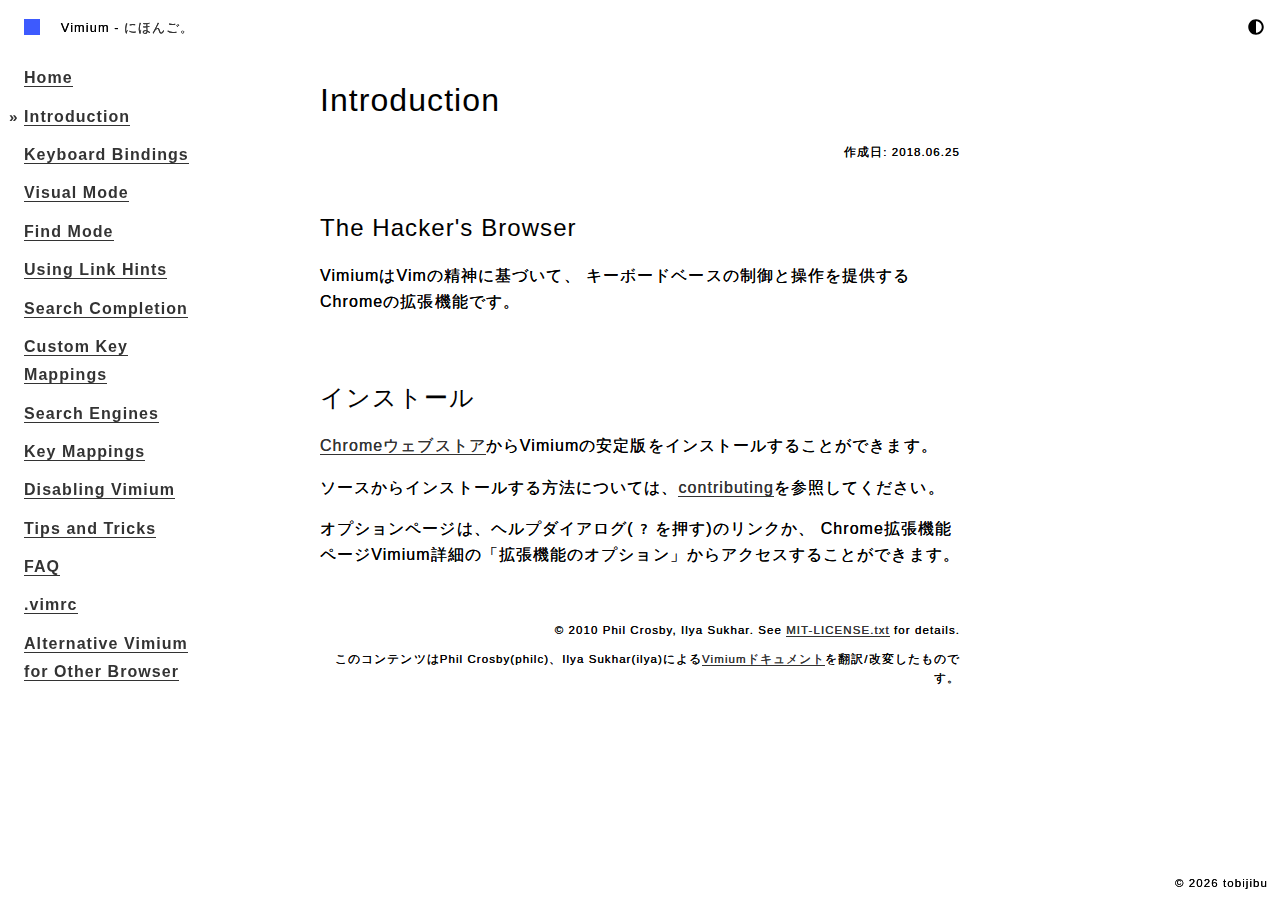
<file: introduction.html>
<!DOCTYPE html>
<html lang="ja">
  <head>
    <meta charset="UTF-8">
    <meta name="viewport" content="width=device-width, initial-scale=1">
    <title>Introduction | Vimium - にほんご。</title>
    <meta http-equiv="X-UA-Compatible" content="IE=edge">
    <meta property="og:title" content="Introduction | Vimium - にほんご。">
    <meta property="og:url">
    <meta property="og:type" content="article">
    <link rel="icon" href="https://tr.you84815.space/vimium/favicon.ico">
    <link rel="stylesheet" type="text/css" href="./css/main.css">
    <link id="theme_style" rel="stylesheet" type="text/css" href="">
    <script id="srcTheme" src="./js/toggleTheme.js" data-dir="vimium"></script>
    <script>
      (function(i,s,o,g,r,a,m){i['GoogleAnalyticsObject']=r;i[r]=i[r]||function(){
      (i[r].q=i[r].q||[]).push(arguments)},i[r].l=1*new Date();a=s.createElement(o),
      m=s.getElementsByTagName(o)[0];a.async=1;a.src=g;m.parentNode.insertBefore(a,m)
      })(window,document,'script','https://www.google-analytics.com/analytics.js','ga');
      ga('create', 'UA-106478577-1', 'auto');
    </script>
  </head>
  <body>
    <div id="container">
      <header>
        <div class="icon"><a class="no-barba" href="https://tr.you84815.space/">
            <svg width="16" height="16">
              <rect width="16" height="16" fill="#e0e0e0"></rect>
            </svg></a></div>
        <div class="navi_toggle" onclick="toggleMenu()">
          <svg id="menu_close" width="24" height="24" viewBox="0 0 24 24">
            <path d="M19 6.41L17.59 5 12 10.59 6.41 5 5 6.41 10.59 12 5 17.59 6.41 19 12 13.41 17.59 19 19 17.59 13.41 12z"></path>
            <path d="M0 0h24v24H0z" fill="none"></path>
          </svg>
          <svg id="menu_open" width="24" height="24" viewBox="0 0 24 24">
            <path d="M0 0h24v24H0z" fill="none"></path>
            <path d="M3 18h18v-2H3v2zm0-5h18v-2H3v2zm0-7v2h18V6H3z"></path>
          </svg>
        </div>
        <div class="title">Vimium - <a class="no-barba" href="https://tr.you84815.space/">にほんご。</a></div><span id="toggleTheme">
          <svg role="img" width="16" height="16" xmlns="http://www.w3.org/2000/svg" viewBox="0 0 512 512">
            <path d="M8 256c0 136.966 111.033 248 248 248s248-111.034 248-248S392.966 8 256 8 8 119.033 8 256zm248 184V72c101.705 0 184 82.311 184 184 0 101.705-82.311 184-184 184z"></path>
          </svg></span>
      </header>
      <div class="navi" id="navi">
        <ul class="menu">
          <li><a class="index" href="./index.html">Home</a></li>
          <li><a class="introduction active" href="./introduction.html">Introduction</a></li>
          <li><a class="keyboardBindings" href="./keyboardBindings.html">Keyboard Bindings</a>
            <ul class="hidden" id="navi_keyboardBindings">
              <li><a href="./keyboardBindings.html#currentPage">現在ページの操作</a></li>
              <li><a href="./keyboardBindings.html#newPages">新規ページへの操作</a></li>
              <li><a href="./keyboardBindings.html#find">ページ内検索</a></li>
              <li><a href="./keyboardBindings.html#history">履歴操作</a></li>
              <li><a href="./keyboardBindings.html#tabs">タブの操作</a></li>
              <li><a href="./keyboardBindings.html#marks">マーク操作</a></li>
              <li><a href="./keyboardBindings.html#advanced">さらに高度なコマンド</a></li>
            </ul>
          </li>
          <li><a class="visualMode" href="./visualMode.html">Visual Mode</a></li>
          <li><a class="findMode" href="./findMode.html">Find Mode</a></li>
          <li><a class="usingLinkHints" href="./usingLinkHints.html">Using Link Hints</a>
            <ul class="hidden" id="navi_usingLinkHints">
              <li><a href="./usingLinkHints.html#alphabet">アルファベットヒント</a></li>
              <li><a href="./usingLinkHints.html#filtered">ナンバーヒント</a></li>
              <li><a href="./usingLinkHints.html#hidden">隠れたヒントマーカー</a></li>
            </ul>
          </li>
          <li><a class="searchCompletion" href="./searchCompletion.html">Search Completion</a></li>
          <li><a class="customKeyMappings" href="./customKeyMappings.html">Custom Key Mappings</a></li>
          <li><a class="searchEngines" href="./searchEngines.html">Search Engines</a></li>
          <li><a class="keyMappings" href="./keyMappings.html">Key Mappings</a>
            <ul class="hidden" id="navi_keyMappings">
              <li><a href="./keyMappings.html#emacs">Emacs</a></li>
              <li><a href="./keyMappings.html#kakoune">Kakoune</a></li>
              <li><a href="./keyMappings.html#russian">ロシア語キーボード</a></li>
              <li><a href="./keyMappings.html#bulgarian">ブルガリア語キーボード</a></li>
              <li><a href="./keyMappings.html#hebrew">ヘブライ語キーボード</a></li>
              <li><a href="./keyMappings.html#mongolian">モンゴル語キーボード</a></li>
              <li><a href="./keyMappings.html#georgian">グルジア語キーボード</a></li>
            </ul>
          </li>
          <li><a class="disablingVimium" href="./disablingVimium.html">Disabling Vimium</a>
            <ul class="hidden" id="navi_disablingVimium">
              <li><a href="./disablingVimium.html#partially">一部無効化</a></li>
              <li><a href="./disablingVimium.html#wholly">全体的に無効化</a></li>
              <li><a href="./disablingVimium.html#temporarily">一時的に無効化</a></li>
            </ul>
          </li>
          <li><a class="tipsAndTricks" href="./tipsAndTricks.html">Tips and Tricks</a></li>
          <li><a class="faq" href="./faq.html">FAQ</a></li>
          <li><a class="vimrc" href="./vimrc.html">.vimrc</a></li>
          <li><a class="otherBrowser" href="./otherBrowser.html">Alternative Vimium for Other Browser</a>
            <ul class="hidden" id="navi_otherBrowser">
              <li><a href="./otherBrowser.html#firefox">Firefoxサポート</a></li>
              <li><a href="./otherBrowser.html#other">その他のブラウザ</a></li>
            </ul>
          </li>
        </ul>
      </div>
      <div id="content">
        <div id="main">
          <div id="barba-wrapper">
            <div class="barba-container">
              <h1>Introduction</h1>
              <div id="update_date"><span>作成日: 2018.06.25
</span>
              </div>
              <h2>The Hacker's Browser</h2>
              <p>
                VimiumはVimの精神に基づいて、
                キーボードベースの制御と操作を提供するChromeの拡張機能です。
              </p>
              <h2>インストール</h2>
              <p><a href="https://chrome.google.com/webstore/detail/vimium/dbepggeogbaibhgnhhndojpepiihcmeb" target="_blank" rel="noopener noreferrer">Chromeウェブストア</a>からVimiumの安定版をインストールすることができます。</p>
              <p>ソースからインストールする方法については、<a href="contributing.html#installing-from-source">contributing</a>を参照してください。</p>
              <p>オプションページは、ヘルプダイアログ(<code>?</code>を押す)のリンクか、
                Chrome拡張機能ページVimium詳細の「拡張機能のオプション」からアクセスすることができます。
              </p><br>
              <div class="license">
                <p>
                  &copy; 2010
                    Phil Crosby, Ilya Sukhar. See <a href="https://github.com/philc/vimium/blob/master/MIT-LICENSE.txt">MIT-LICENSE.txt</a> for details.
                </p>
                <p>このコンテンツはPhil Crosby(philc)、Ilya Sukhar(ilya)による<a href="https://github.com/philc/vimium">Vimiumドキュメント</a>を翻訳/改変したものです。</p>
              </div>
            </div>
          </div>
        </div>
      </div>
      <footer><span>&copy; <span id="copy_year">2017</span> tobijibu</span></footer>
    </div>
    <noscript id="deferred-styles">
      <link href="./css/lazy.css" rel="stylesheet">
    </noscript>
    <script src="./js/main.js" defer></script>
    <div id="src" hidden></div>
  </body>
</html>
</file>
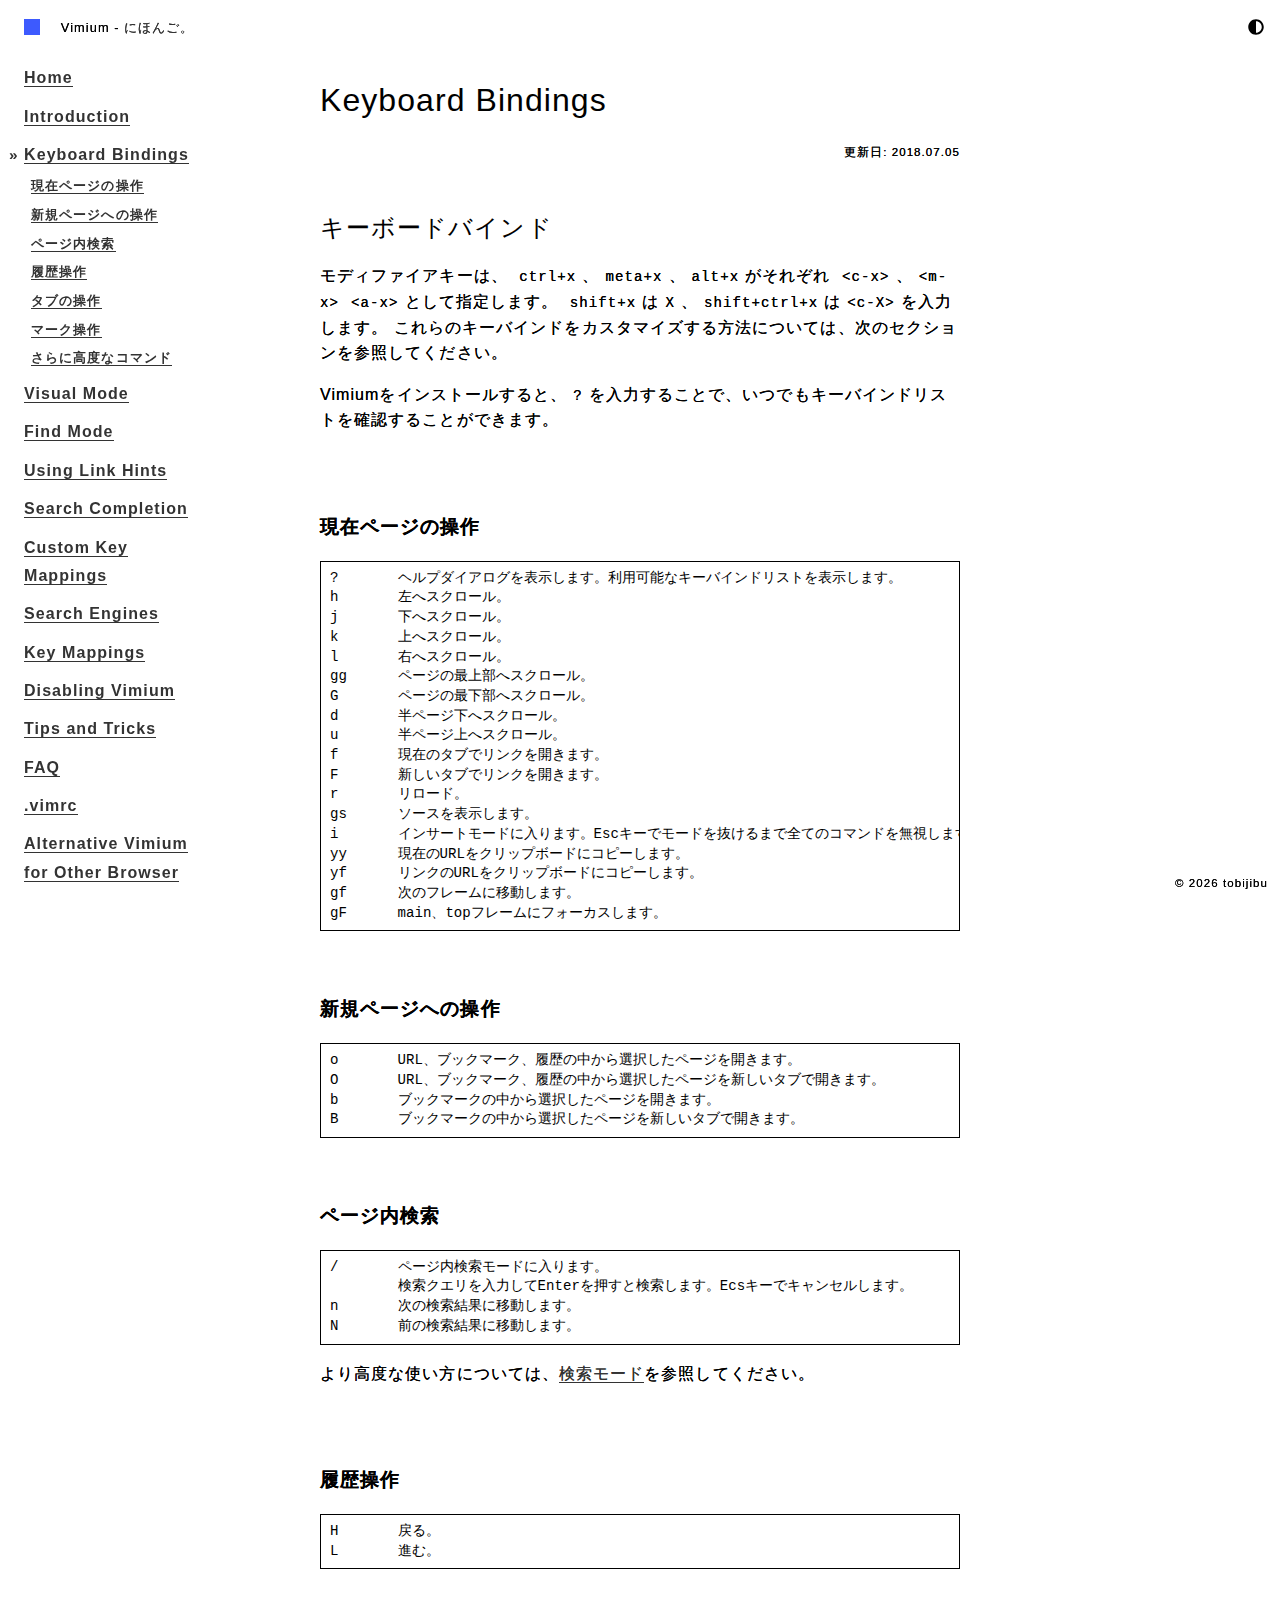
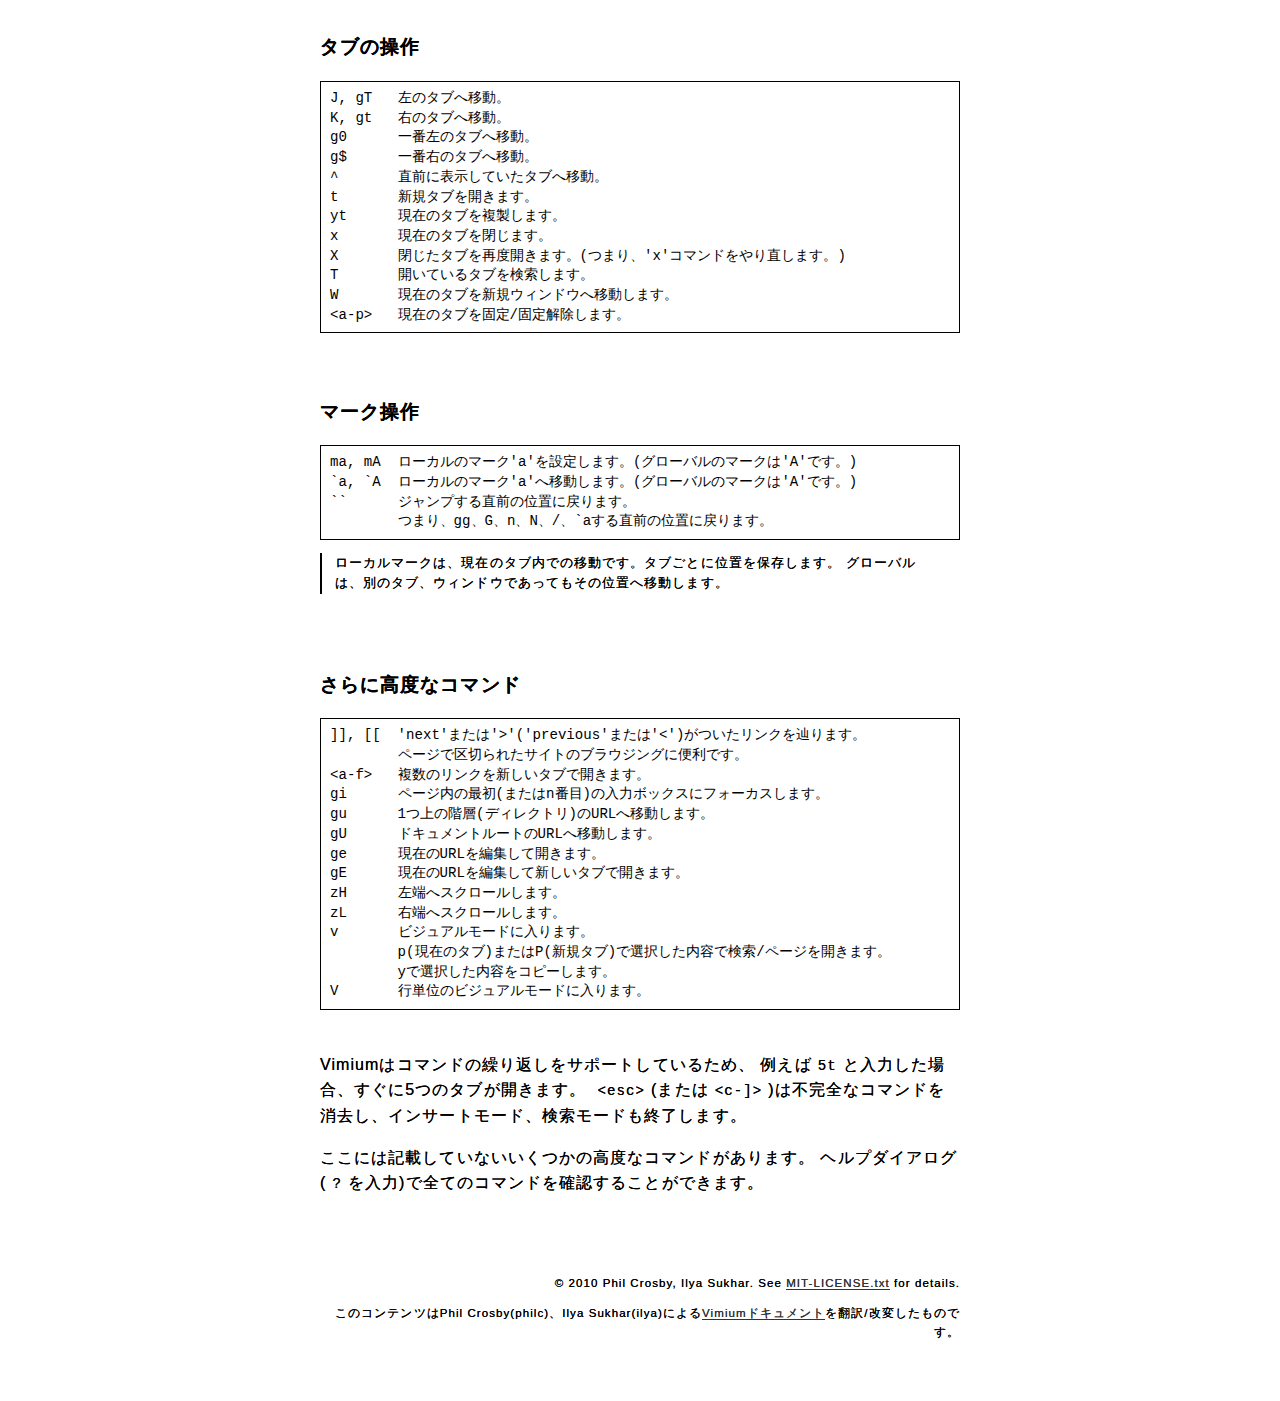
<file: keyboardBindings.html>
<!DOCTYPE html>
<html lang="ja">
  <head>
    <meta charset="UTF-8">
    <meta name="viewport" content="width=device-width, initial-scale=1">
    <title>Keyboard Bindings | Vimium - にほんご。</title>
    <meta http-equiv="X-UA-Compatible" content="IE=edge">
    <meta property="og:title" content="Keyboard Bindings | Vimium - にほんご。">
    <meta property="og:url">
    <meta property="og:type" content="article">
    <link rel="icon" href="https://tr.you84815.space/vimium/favicon.ico">
    <link rel="stylesheet" type="text/css" href="./css/main.css">
    <link id="theme_style" rel="stylesheet" type="text/css" href="">
    <script id="srcTheme" src="./js/toggleTheme.js" data-dir="vimium"></script>
    <script>
      (function(i,s,o,g,r,a,m){i['GoogleAnalyticsObject']=r;i[r]=i[r]||function(){
      (i[r].q=i[r].q||[]).push(arguments)},i[r].l=1*new Date();a=s.createElement(o),
      m=s.getElementsByTagName(o)[0];a.async=1;a.src=g;m.parentNode.insertBefore(a,m)
      })(window,document,'script','https://www.google-analytics.com/analytics.js','ga');
      ga('create', 'UA-106478577-1', 'auto');
    </script>
  </head>
  <body>
    <div id="container">
      <header>
        <div class="icon"><a class="no-barba" href="https://tr.you84815.space/">
            <svg width="16" height="16">
              <rect width="16" height="16" fill="#e0e0e0"></rect>
            </svg></a></div>
        <div class="navi_toggle" onclick="toggleMenu()">
          <svg id="menu_close" width="24" height="24" viewBox="0 0 24 24">
            <path d="M19 6.41L17.59 5 12 10.59 6.41 5 5 6.41 10.59 12 5 17.59 6.41 19 12 13.41 17.59 19 19 17.59 13.41 12z"></path>
            <path d="M0 0h24v24H0z" fill="none"></path>
          </svg>
          <svg id="menu_open" width="24" height="24" viewBox="0 0 24 24">
            <path d="M0 0h24v24H0z" fill="none"></path>
            <path d="M3 18h18v-2H3v2zm0-5h18v-2H3v2zm0-7v2h18V6H3z"></path>
          </svg>
        </div>
        <div class="title">Vimium - <a class="no-barba" href="https://tr.you84815.space/">にほんご。</a></div><span id="toggleTheme">
          <svg role="img" width="16" height="16" xmlns="http://www.w3.org/2000/svg" viewBox="0 0 512 512">
            <path d="M8 256c0 136.966 111.033 248 248 248s248-111.034 248-248S392.966 8 256 8 8 119.033 8 256zm248 184V72c101.705 0 184 82.311 184 184 0 101.705-82.311 184-184 184z"></path>
          </svg></span>
      </header>
      <div class="navi" id="navi">
        <ul class="menu">
          <li><a class="index" href="./index.html">Home</a></li>
          <li><a class="introduction" href="./introduction.html">Introduction</a></li>
          <li><a class="keyboardBindings active" href="./keyboardBindings.html">Keyboard Bindings</a>
            <ul id="navi_keyboardBindings">
              <li><a href="./keyboardBindings.html#currentPage">現在ページの操作</a></li>
              <li><a href="./keyboardBindings.html#newPages">新規ページへの操作</a></li>
              <li><a href="./keyboardBindings.html#find">ページ内検索</a></li>
              <li><a href="./keyboardBindings.html#history">履歴操作</a></li>
              <li><a href="./keyboardBindings.html#tabs">タブの操作</a></li>
              <li><a href="./keyboardBindings.html#marks">マーク操作</a></li>
              <li><a href="./keyboardBindings.html#advanced">さらに高度なコマンド</a></li>
            </ul>
          </li>
          <li><a class="visualMode" href="./visualMode.html">Visual Mode</a></li>
          <li><a class="findMode" href="./findMode.html">Find Mode</a></li>
          <li><a class="usingLinkHints" href="./usingLinkHints.html">Using Link Hints</a>
            <ul class="hidden" id="navi_usingLinkHints">
              <li><a href="./usingLinkHints.html#alphabet">アルファベットヒント</a></li>
              <li><a href="./usingLinkHints.html#filtered">ナンバーヒント</a></li>
              <li><a href="./usingLinkHints.html#hidden">隠れたヒントマーカー</a></li>
            </ul>
          </li>
          <li><a class="searchCompletion" href="./searchCompletion.html">Search Completion</a></li>
          <li><a class="customKeyMappings" href="./customKeyMappings.html">Custom Key Mappings</a></li>
          <li><a class="searchEngines" href="./searchEngines.html">Search Engines</a></li>
          <li><a class="keyMappings" href="./keyMappings.html">Key Mappings</a>
            <ul class="hidden" id="navi_keyMappings">
              <li><a href="./keyMappings.html#emacs">Emacs</a></li>
              <li><a href="./keyMappings.html#kakoune">Kakoune</a></li>
              <li><a href="./keyMappings.html#russian">ロシア語キーボード</a></li>
              <li><a href="./keyMappings.html#bulgarian">ブルガリア語キーボード</a></li>
              <li><a href="./keyMappings.html#hebrew">ヘブライ語キーボード</a></li>
              <li><a href="./keyMappings.html#mongolian">モンゴル語キーボード</a></li>
              <li><a href="./keyMappings.html#georgian">グルジア語キーボード</a></li>
            </ul>
          </li>
          <li><a class="disablingVimium" href="./disablingVimium.html">Disabling Vimium</a>
            <ul class="hidden" id="navi_disablingVimium">
              <li><a href="./disablingVimium.html#partially">一部無効化</a></li>
              <li><a href="./disablingVimium.html#wholly">全体的に無効化</a></li>
              <li><a href="./disablingVimium.html#temporarily">一時的に無効化</a></li>
            </ul>
          </li>
          <li><a class="tipsAndTricks" href="./tipsAndTricks.html">Tips and Tricks</a></li>
          <li><a class="faq" href="./faq.html">FAQ</a></li>
          <li><a class="vimrc" href="./vimrc.html">.vimrc</a></li>
          <li><a class="otherBrowser" href="./otherBrowser.html">Alternative Vimium for Other Browser</a>
            <ul class="hidden" id="navi_otherBrowser">
              <li><a href="./otherBrowser.html#firefox">Firefoxサポート</a></li>
              <li><a href="./otherBrowser.html#other">その他のブラウザ</a></li>
            </ul>
          </li>
        </ul>
      </div>
      <div id="content">
        <div id="main">
          <div id="barba-wrapper">
            <div class="barba-container">
              <h1>Keyboard Bindings</h1>
              <div id="update_date"><span>更新日: 2018.07.05
</span>
              </div>
              <h2>キーボードバインド</h2>
              <p>
                モディファイアキーは、
                <code>ctrl+x</code>、<code>meta+x</code>、<code>alt+x</code>がそれぞれ
                <code>&#x3C;c-x&#x3E;</code>、<code>&#x3C;m-x&#x3E;</code><code>&#x3C;a-x&#x3E;</code>として指定します。
                <code>shift+x</code>は<code>X</code>、<code>shift+ctrl+x</code>は<code>&#x3C;c-X&#x3E;</code>を入力します。
                これらのキーバインドをカスタマイズする方法については、次のセクションを参照してください。
              </p>
              <p>Vimiumをインストールすると、<code>?</code>を入力することで、いつでもキーバインドリストを確認することができます。</p><br>
              <h3 id="currentPage">現在ページの操作</h3>
              <pre><code class="txt">?       ヘルプダイアログを表示します。利用可能なキーバインドリストを表示します。
h       左へスクロール。
j       下へスクロール。
k       上へスクロール。
l       右へスクロール。
gg      ページの最上部へスクロール。
G       ページの最下部へスクロール。
d       半ページ下へスクロール。
u       半ページ上へスクロール。
f       現在のタブでリンクを開きます。
F       新しいタブでリンクを開きます。
r       リロード。
gs      ソースを表示します。
i       インサートモードに入ります。Escキーでモードを抜けるまで全てのコマンドを無視します。
yy      現在のURLをクリップボードにコピーします。
yf      リンクのURLをクリップボードにコピーします。
gf      次のフレームに移動します。
gF      main、topフレームにフォーカスします。</code></pre><br>
              <h3 id="newPages">新規ページへの操作</h3>
              <pre><code class="txt">o       URL、ブックマーク、履歴の中から選択したページを開きます。
O       URL、ブックマーク、履歴の中から選択したページを新しいタブで開きます。
b       ブックマークの中から選択したページを開きます。
B       ブックマークの中から選択したページを新しいタブで開きます。</code></pre><br>
              <h3 id="find">ページ内検索</h3>
              <pre><code class="txt">/       ページ内検索モードに入ります。
        検索クエリを入力してEnterを押すと検索します。Ecsキーでキャンセルします。
n       次の検索結果に移動します。
N       前の検索結果に移動します。</code></pre>
              <p>より高度な使い方については、<a href="./findMode.html">検索モード</a>を参照してください。</p><br>
              <h3 id="history">履歴操作</h3>
              <pre><code class="txt">H       戻る。
L       進む。</code></pre><br>
              <h3 id="tabs">タブの操作</h3>
              <pre><code class="txt">J, gT   左のタブへ移動。
K, gt   右のタブへ移動。
g0      一番左のタブへ移動。
g$      一番右のタブへ移動。
^       直前に表示していたタブへ移動。
t       新規タブを開きます。
yt      現在のタブを複製します。
x       現在のタブを閉じます。
X       閉じたタブを再度開きます。(つまり、'x'コマンドをやり直します。)
T       開いているタブを検索します。
W       現在のタブを新規ウィンドウへ移動します。
&lt;a-p&gt;   現在のタブを固定/固定解除します。</code></pre><br>
              <h3 id="marks">マーク操作</h3>
              <pre><code class="txt">ma, mA  ローカルのマーク'a'を設定します。(グローバルのマークは'A'です。)
`a, `A  ローカルのマーク'a'へ移動します。(グローバルのマークは'A'です。)
``      ジャンプする直前の位置に戻ります。
        つまり、gg、G、n、N、/、`aする直前の位置に戻ります。</code></pre>
              <blockquote>
                ローカルマークは、現在のタブ内での移動です。タブごとに位置を保存します。
                グローバルは、別のタブ、ウィンドウであってもその位置へ移動します。
              </blockquote><br>
              <h3 id="advanced">さらに高度なコマンド</h3>
              <pre><code class="txt">]], [[  'next'または'&gt;'('previous'または'&lt;')がついたリンクを辿ります。
        ページで区切られたサイトのブラウジングに便利です。
&lt;a-f&gt;   複数のリンクを新しいタブで開きます。
gi      ページ内の最初(またはn番目)の入力ボックスにフォーカスします。
gu      1つ上の階層(ディレクトリ)のURLへ移動します。
gU      ドキュメントルートのURLへ移動します。
ge      現在のURLを編集して開きます。
gE      現在のURLを編集して新しいタブで開きます。
zH      左端へスクロールします。
zL      右端へスクロールします。
v       ビジュアルモードに入ります。
        p(現在のタブ)またはP(新規タブ)で選択した内容で検索/ページを開きます。
        yで選択した内容をコピーします。
V       行単位のビジュアルモードに入ります。</code></pre><br>
              <p>
                Vimiumはコマンドの繰り返しをサポートしているため、
                例えば<code>5t</code>と入力した場合、すぐに5つのタブが開きます。
                <code>&lt;esc&gt;</code>(または<code>&lt;c-]&gt;</code>)は不完全なコマンドを消去し、インサートモード、検索モードも終了します。
              </p>
              <p>
                ここには記載していないいくつかの高度なコマンドがあります。
                ヘルプダイアログ(<code>?</code>を入力)で全てのコマンドを確認することができます。
              </p><br><br>
              <div class="license">
                <p>
                  &copy; 2010
                    Phil Crosby, Ilya Sukhar. See <a href="https://github.com/philc/vimium/blob/master/MIT-LICENSE.txt">MIT-LICENSE.txt</a> for details.
                </p>
                <p>このコンテンツはPhil Crosby(philc)、Ilya Sukhar(ilya)による<a href="https://github.com/philc/vimium">Vimiumドキュメント</a>を翻訳/改変したものです。</p>
              </div>
            </div>
          </div>
        </div>
      </div>
      <footer><span>&copy; <span id="copy_year">2017</span> tobijibu</span></footer>
    </div>
    <noscript id="deferred-styles">
      <link href="./css/lazy.css" rel="stylesheet">
    </noscript>
    <script src="./js/main.js" defer></script>
    <div id="src" hidden></div>
  </body>
</html>
</file>
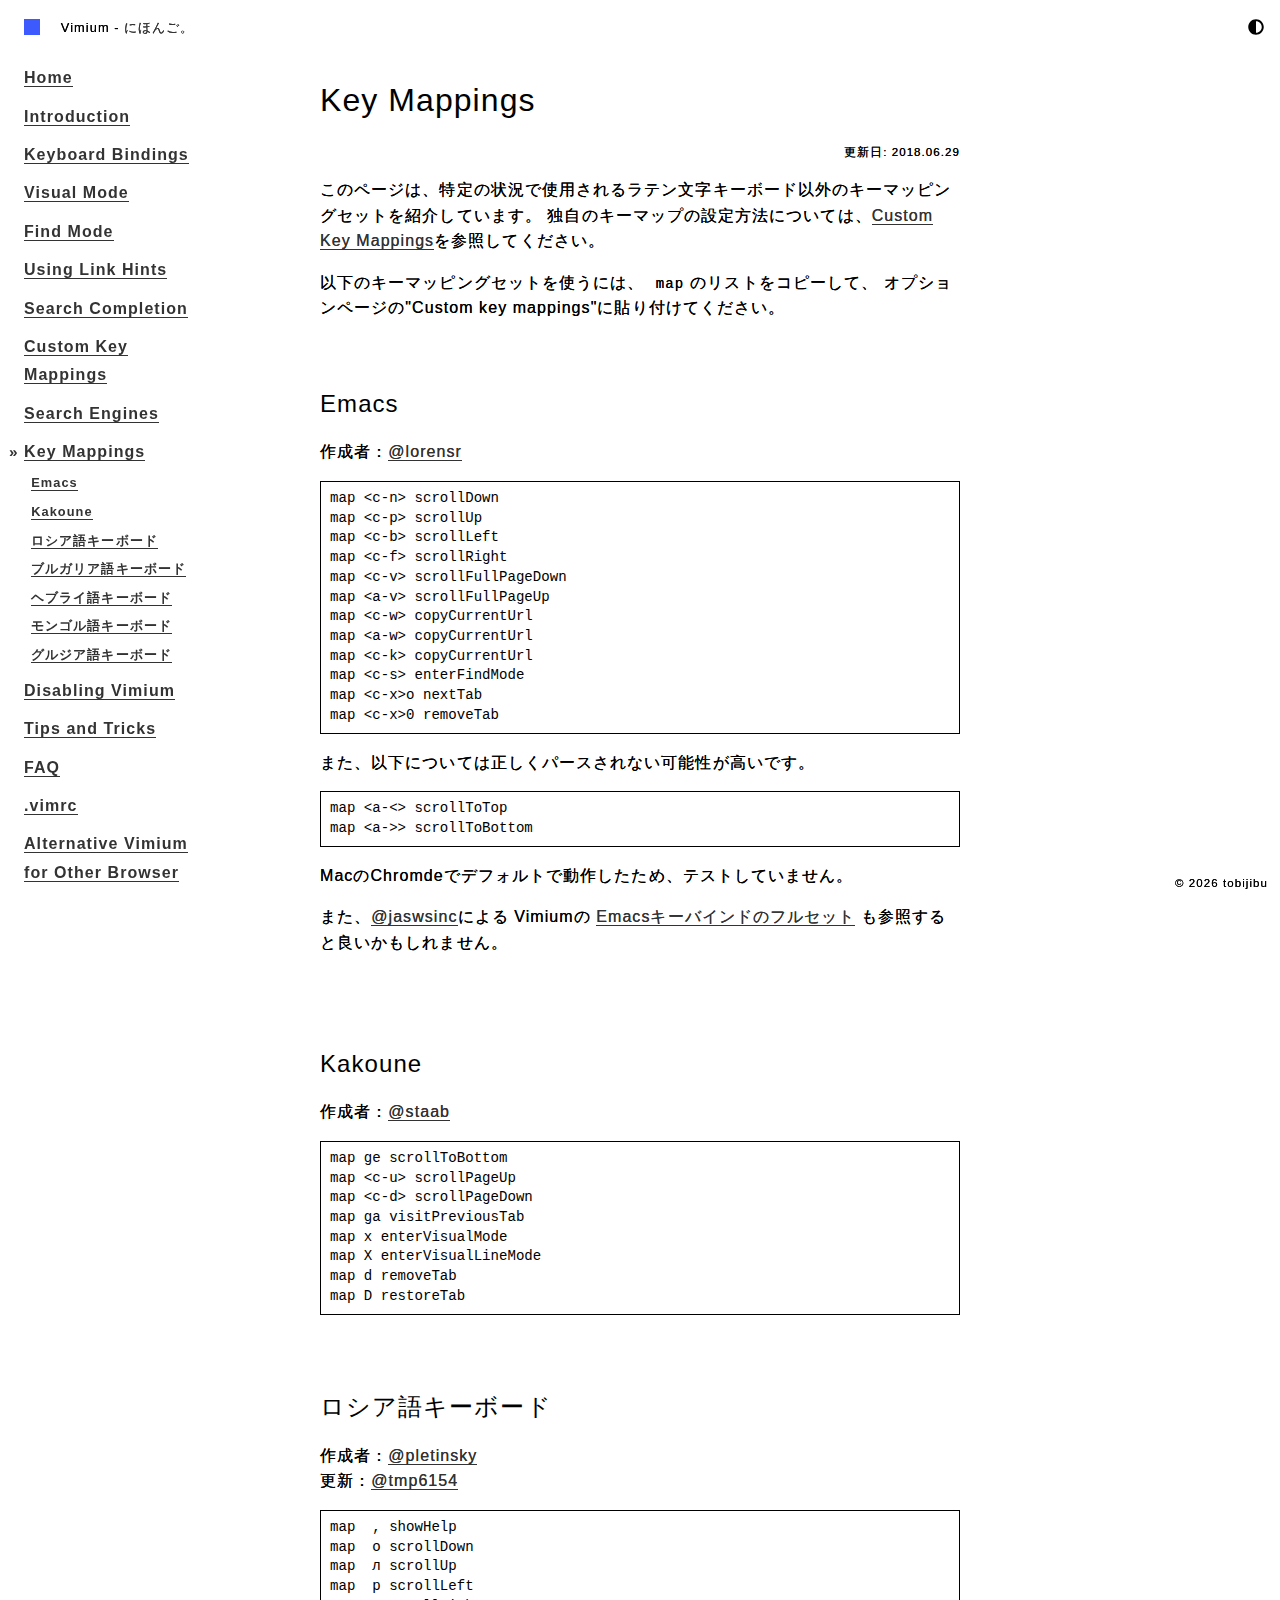
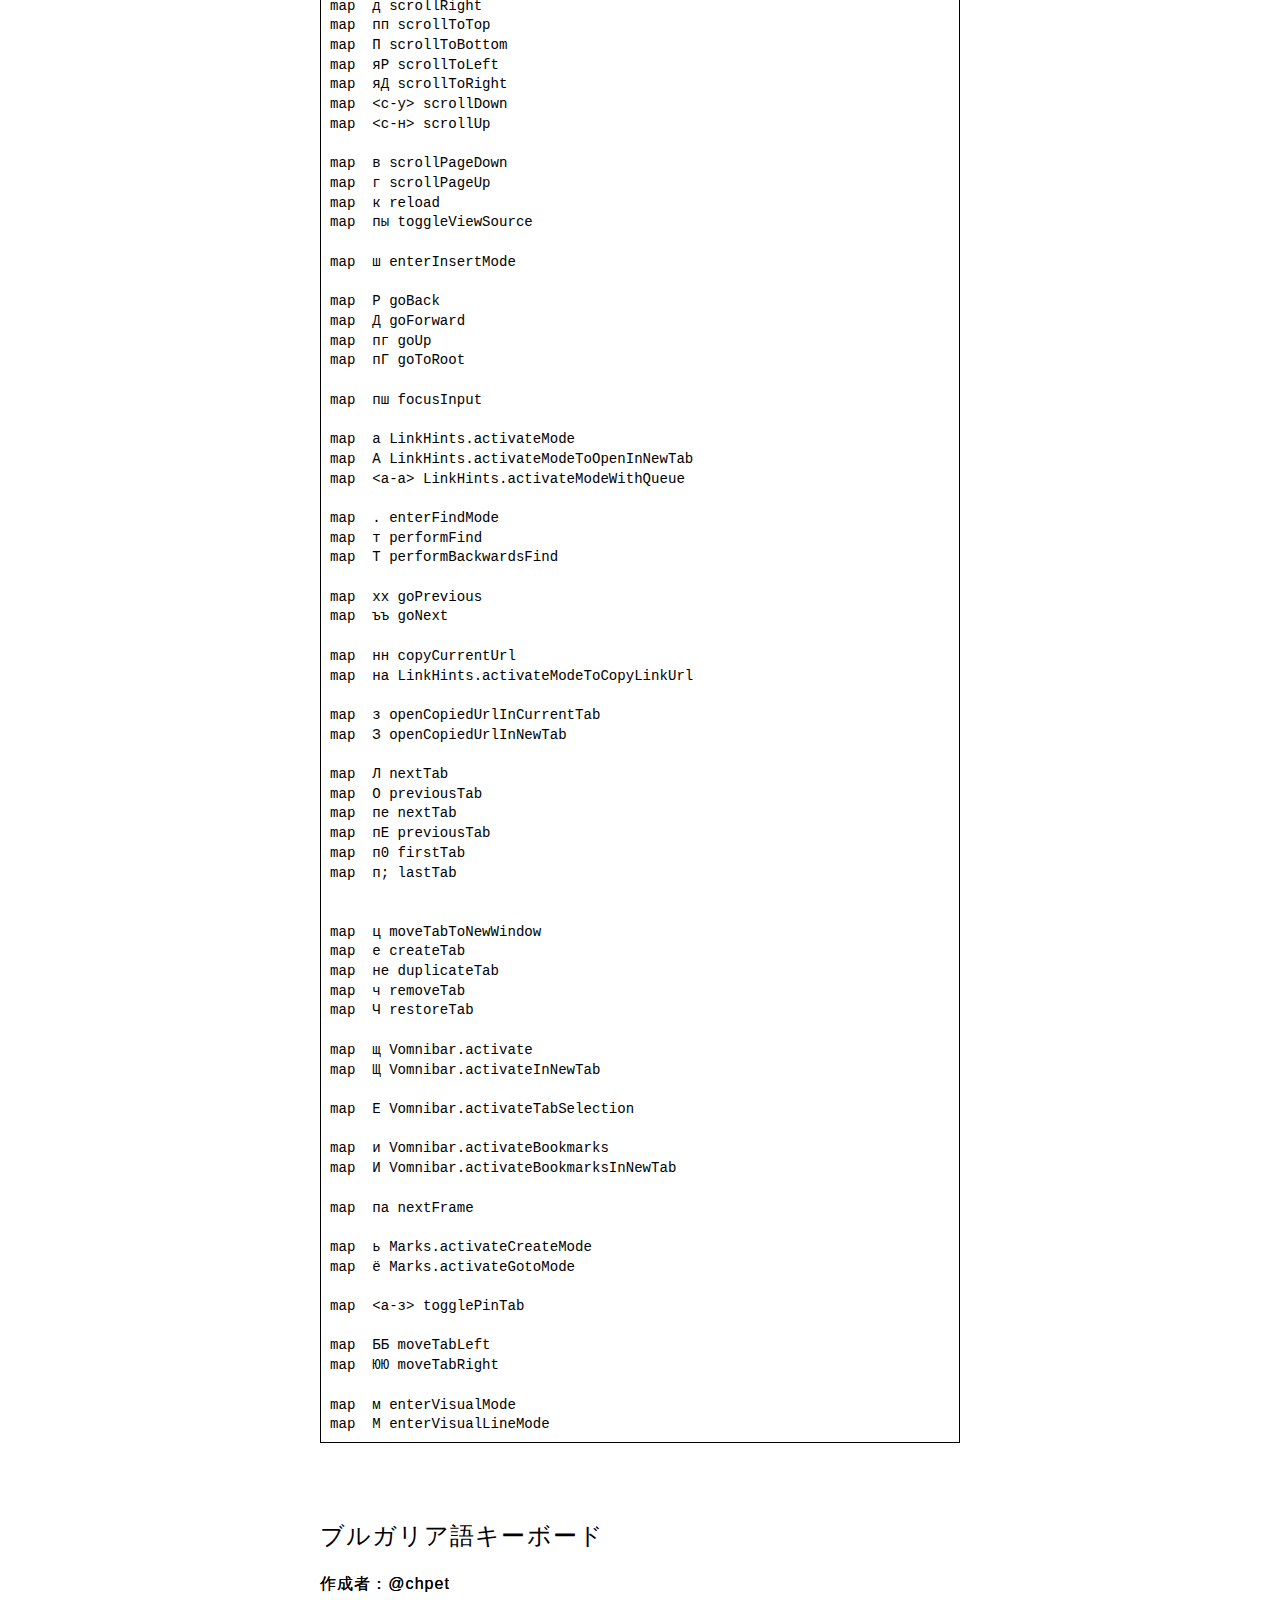
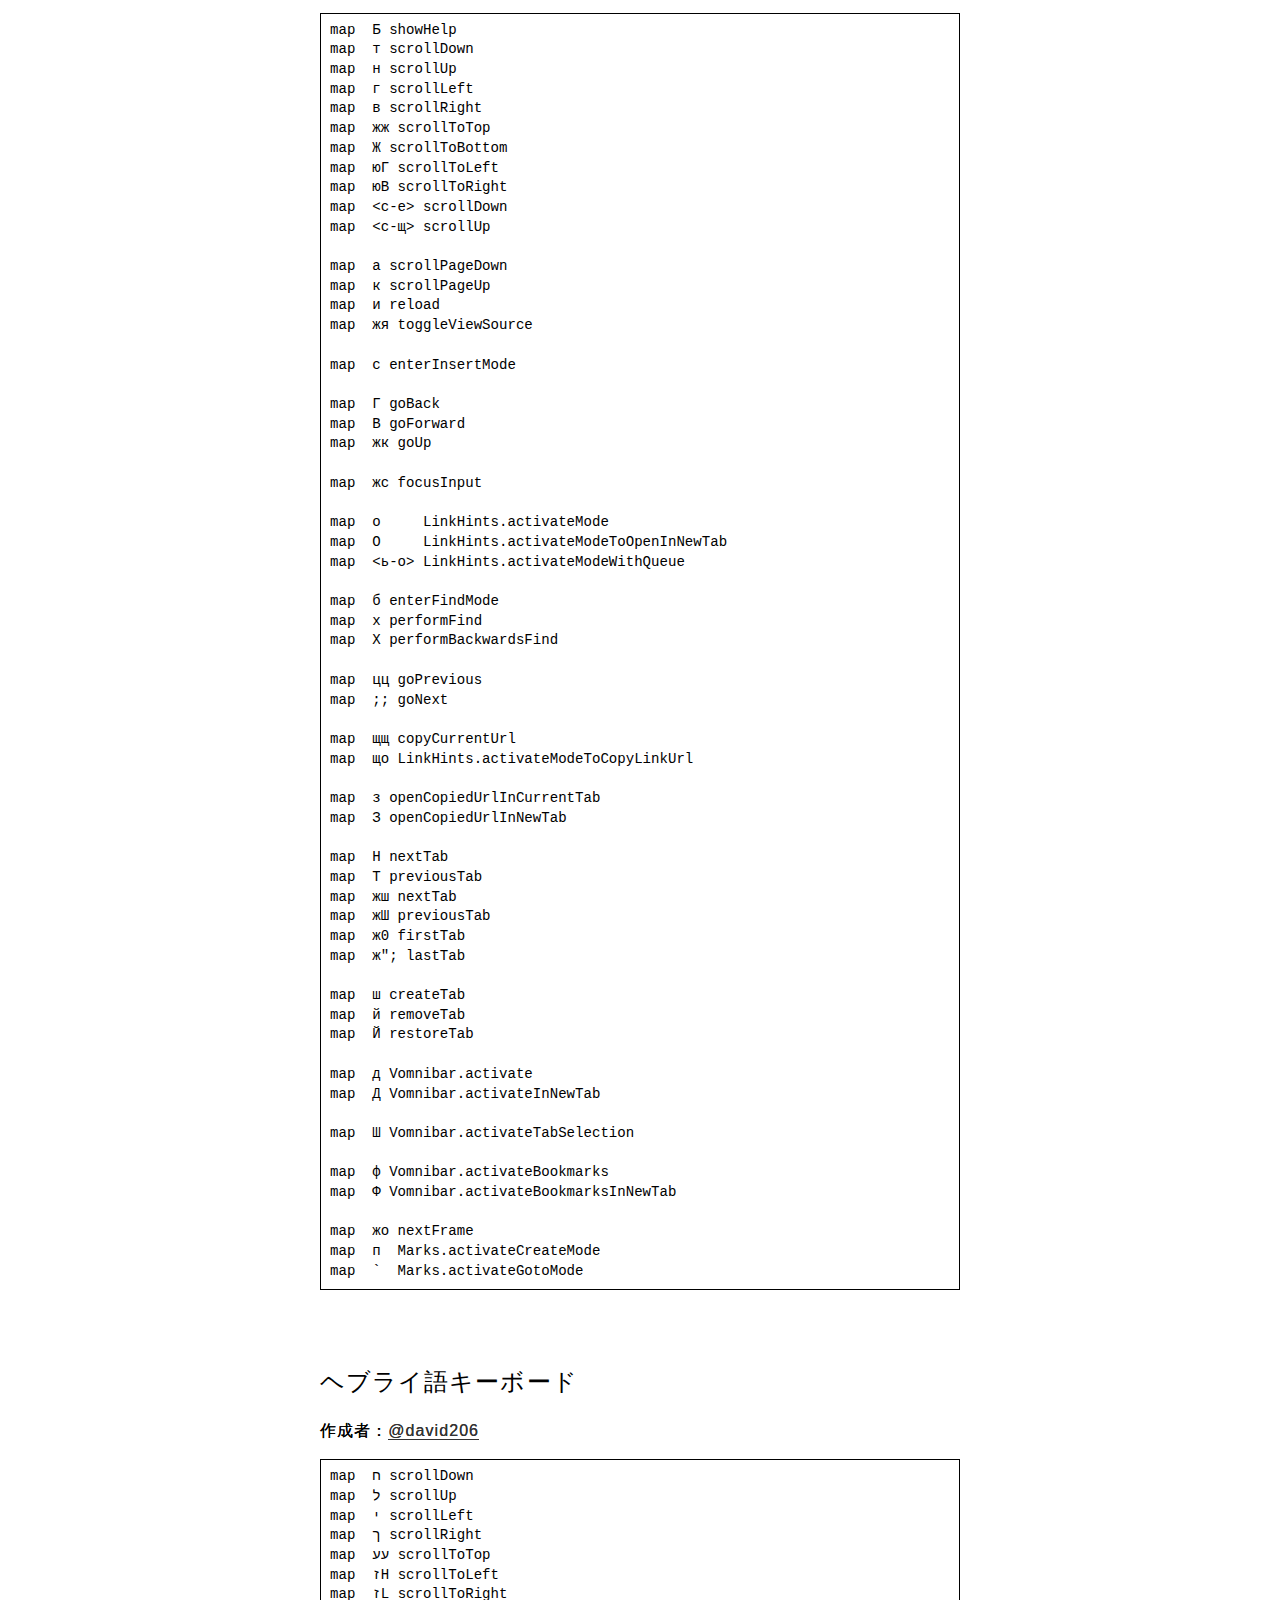
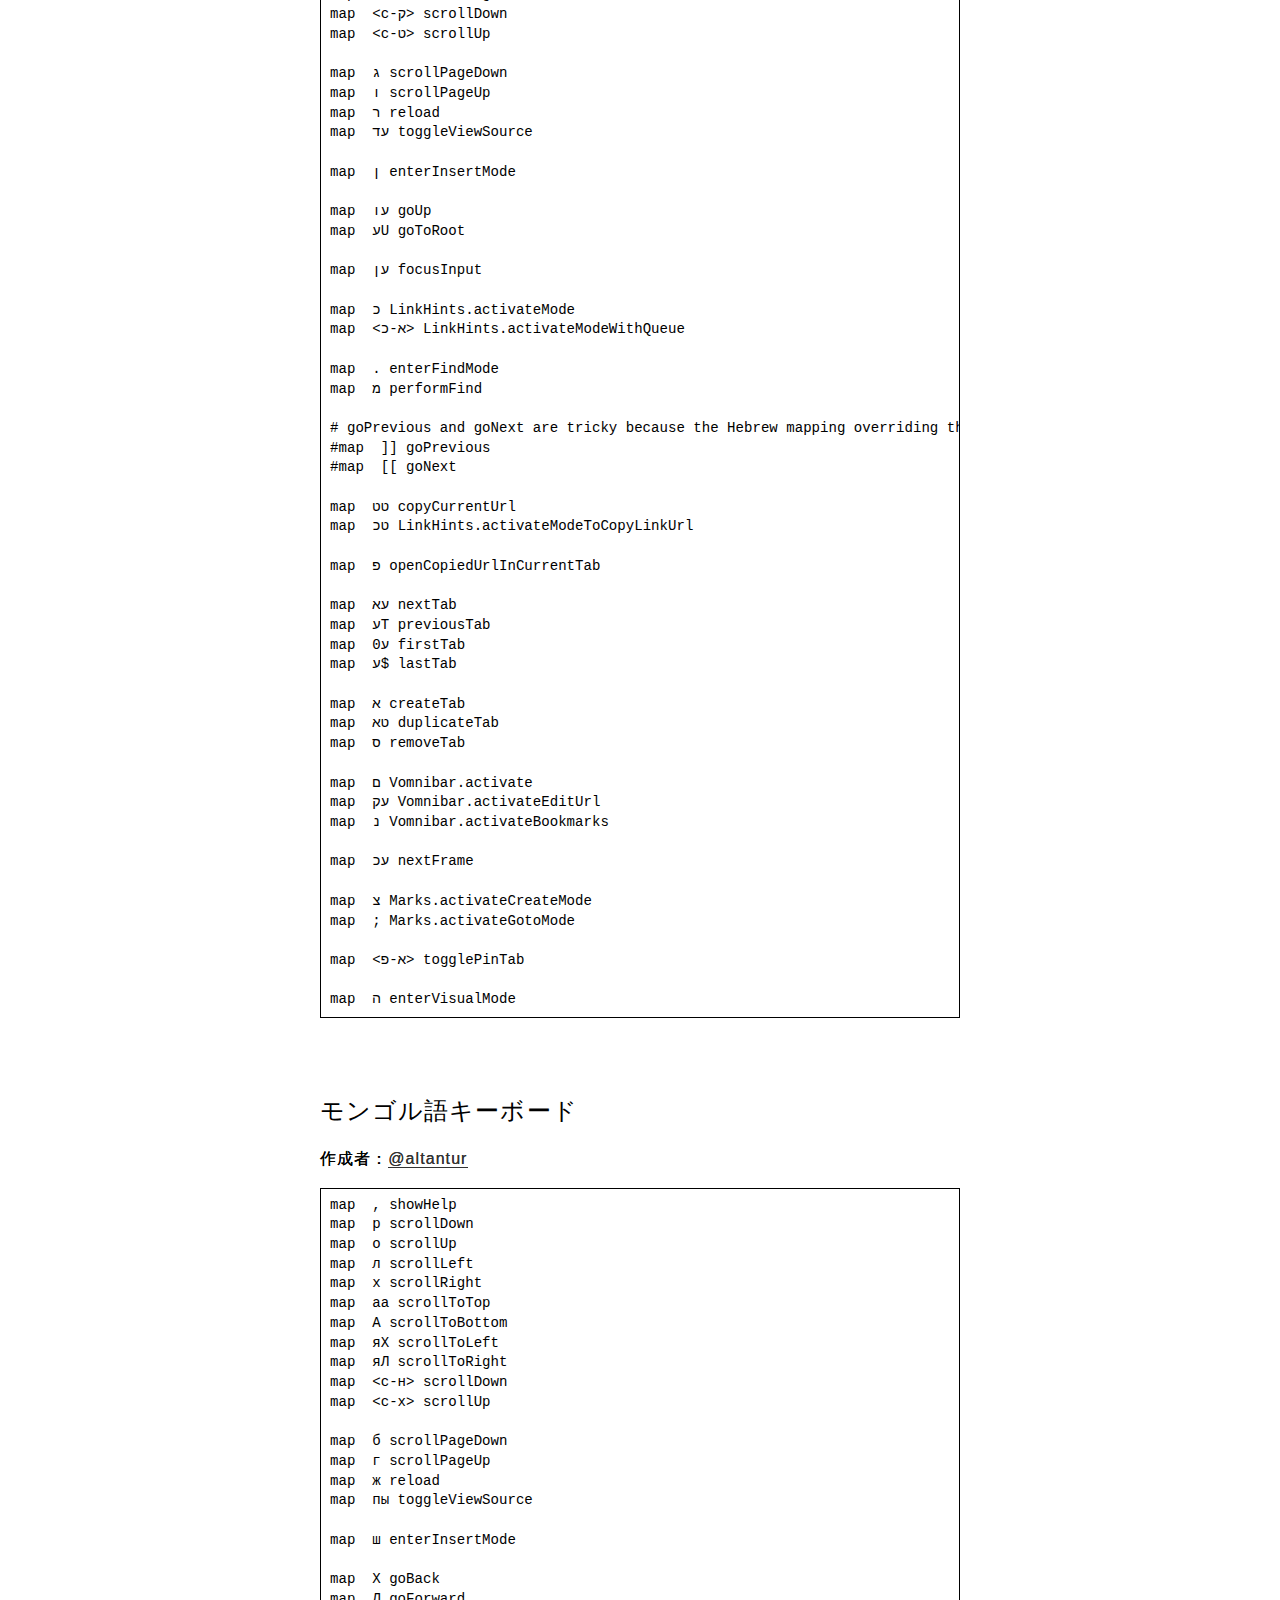
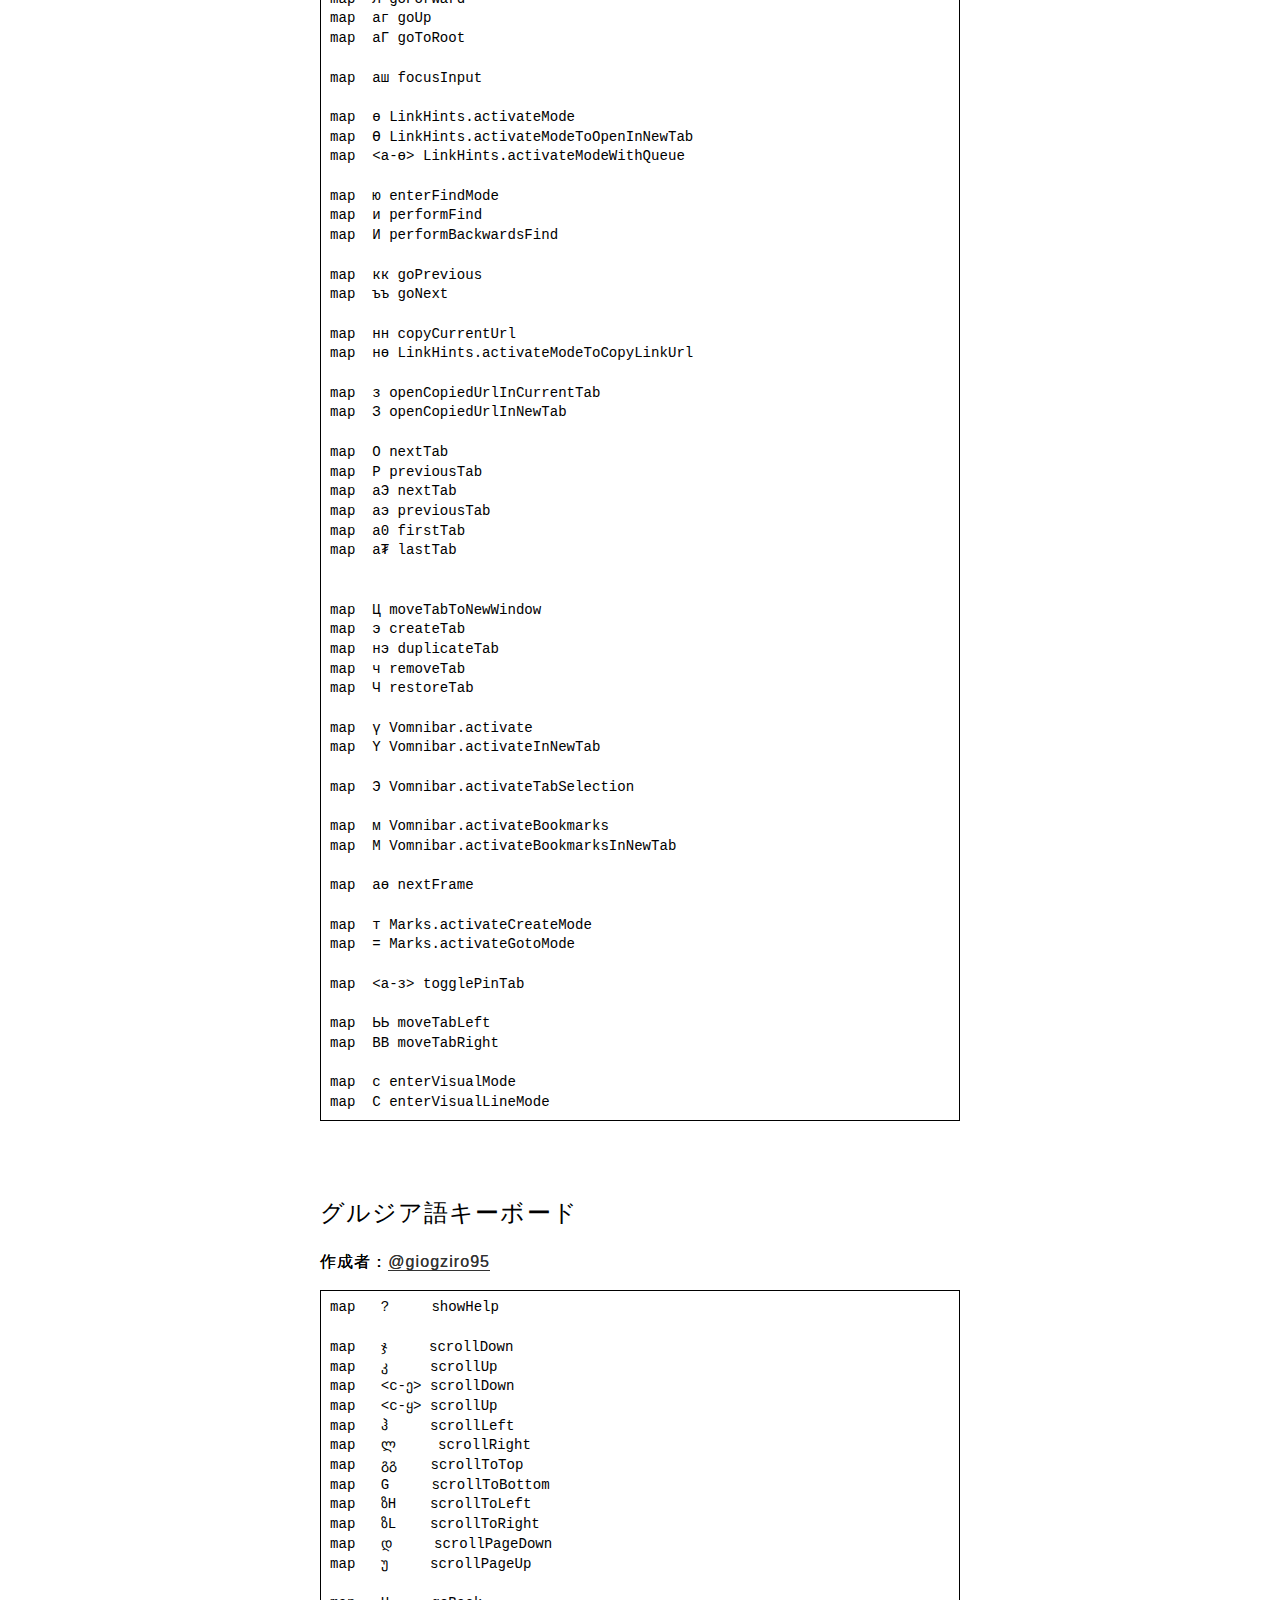
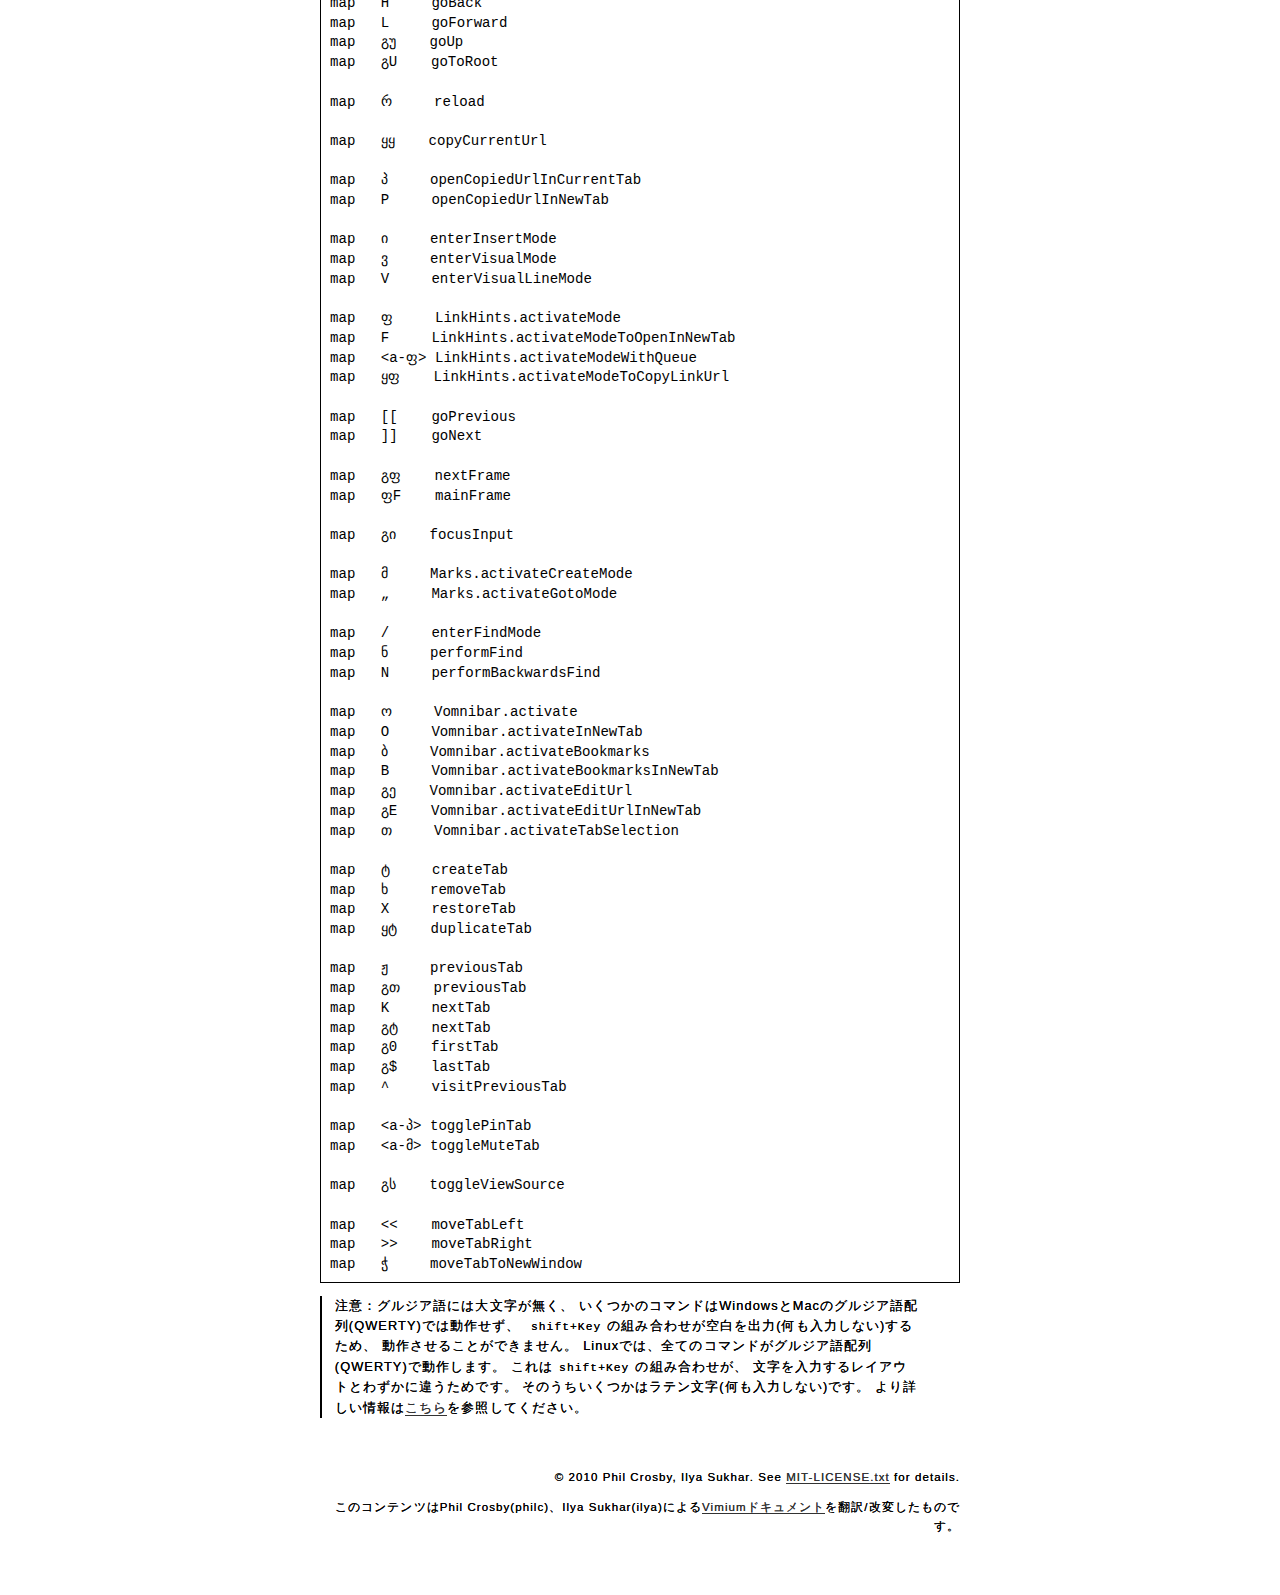
<file: keyMappings.html>
<!DOCTYPE html>
<html lang="ja">
  <head>
    <meta charset="UTF-8">
    <meta name="viewport" content="width=device-width, initial-scale=1">
    <title>Key Mappings | Vimium - にほんご。</title>
    <meta http-equiv="X-UA-Compatible" content="IE=edge">
    <meta property="og:title" content="Key Mappings | Vimium - にほんご。">
    <meta property="og:url">
    <meta property="og:type" content="article">
    <link rel="icon" href="https://tr.you84815.space/vimium/favicon.ico">
    <link rel="stylesheet" type="text/css" href="./css/main.css">
    <link id="theme_style" rel="stylesheet" type="text/css" href="">
    <script id="srcTheme" src="./js/toggleTheme.js" data-dir="vimium"></script>
    <script>
      (function(i,s,o,g,r,a,m){i['GoogleAnalyticsObject']=r;i[r]=i[r]||function(){
      (i[r].q=i[r].q||[]).push(arguments)},i[r].l=1*new Date();a=s.createElement(o),
      m=s.getElementsByTagName(o)[0];a.async=1;a.src=g;m.parentNode.insertBefore(a,m)
      })(window,document,'script','https://www.google-analytics.com/analytics.js','ga');
      ga('create', 'UA-106478577-1', 'auto');
    </script>
  </head>
  <body>
    <div id="container">
      <header>
        <div class="icon"><a class="no-barba" href="https://tr.you84815.space/">
            <svg width="16" height="16">
              <rect width="16" height="16" fill="#e0e0e0"></rect>
            </svg></a></div>
        <div class="navi_toggle" onclick="toggleMenu()">
          <svg id="menu_close" width="24" height="24" viewBox="0 0 24 24">
            <path d="M19 6.41L17.59 5 12 10.59 6.41 5 5 6.41 10.59 12 5 17.59 6.41 19 12 13.41 17.59 19 19 17.59 13.41 12z"></path>
            <path d="M0 0h24v24H0z" fill="none"></path>
          </svg>
          <svg id="menu_open" width="24" height="24" viewBox="0 0 24 24">
            <path d="M0 0h24v24H0z" fill="none"></path>
            <path d="M3 18h18v-2H3v2zm0-5h18v-2H3v2zm0-7v2h18V6H3z"></path>
          </svg>
        </div>
        <div class="title">Vimium - <a class="no-barba" href="https://tr.you84815.space/">にほんご。</a></div><span id="toggleTheme">
          <svg role="img" width="16" height="16" xmlns="http://www.w3.org/2000/svg" viewBox="0 0 512 512">
            <path d="M8 256c0 136.966 111.033 248 248 248s248-111.034 248-248S392.966 8 256 8 8 119.033 8 256zm248 184V72c101.705 0 184 82.311 184 184 0 101.705-82.311 184-184 184z"></path>
          </svg></span>
      </header>
      <div class="navi" id="navi">
        <ul class="menu">
          <li><a class="index" href="./index.html">Home</a></li>
          <li><a class="introduction" href="./introduction.html">Introduction</a></li>
          <li><a class="keyboardBindings" href="./keyboardBindings.html">Keyboard Bindings</a>
            <ul class="hidden" id="navi_keyboardBindings">
              <li><a href="./keyboardBindings.html#currentPage">現在ページの操作</a></li>
              <li><a href="./keyboardBindings.html#newPages">新規ページへの操作</a></li>
              <li><a href="./keyboardBindings.html#find">ページ内検索</a></li>
              <li><a href="./keyboardBindings.html#history">履歴操作</a></li>
              <li><a href="./keyboardBindings.html#tabs">タブの操作</a></li>
              <li><a href="./keyboardBindings.html#marks">マーク操作</a></li>
              <li><a href="./keyboardBindings.html#advanced">さらに高度なコマンド</a></li>
            </ul>
          </li>
          <li><a class="visualMode" href="./visualMode.html">Visual Mode</a></li>
          <li><a class="findMode" href="./findMode.html">Find Mode</a></li>
          <li><a class="usingLinkHints" href="./usingLinkHints.html">Using Link Hints</a>
            <ul class="hidden" id="navi_usingLinkHints">
              <li><a href="./usingLinkHints.html#alphabet">アルファベットヒント</a></li>
              <li><a href="./usingLinkHints.html#filtered">ナンバーヒント</a></li>
              <li><a href="./usingLinkHints.html#hidden">隠れたヒントマーカー</a></li>
            </ul>
          </li>
          <li><a class="searchCompletion" href="./searchCompletion.html">Search Completion</a></li>
          <li><a class="customKeyMappings" href="./customKeyMappings.html">Custom Key Mappings</a></li>
          <li><a class="searchEngines" href="./searchEngines.html">Search Engines</a></li>
          <li><a class="keyMappings active" href="./keyMappings.html">Key Mappings</a>
            <ul id="navi_keyMappings">
              <li><a href="./keyMappings.html#emacs">Emacs</a></li>
              <li><a href="./keyMappings.html#kakoune">Kakoune</a></li>
              <li><a href="./keyMappings.html#russian">ロシア語キーボード</a></li>
              <li><a href="./keyMappings.html#bulgarian">ブルガリア語キーボード</a></li>
              <li><a href="./keyMappings.html#hebrew">ヘブライ語キーボード</a></li>
              <li><a href="./keyMappings.html#mongolian">モンゴル語キーボード</a></li>
              <li><a href="./keyMappings.html#georgian">グルジア語キーボード</a></li>
            </ul>
          </li>
          <li><a class="disablingVimium" href="./disablingVimium.html">Disabling Vimium</a>
            <ul class="hidden" id="navi_disablingVimium">
              <li><a href="./disablingVimium.html#partially">一部無効化</a></li>
              <li><a href="./disablingVimium.html#wholly">全体的に無効化</a></li>
              <li><a href="./disablingVimium.html#temporarily">一時的に無効化</a></li>
            </ul>
          </li>
          <li><a class="tipsAndTricks" href="./tipsAndTricks.html">Tips and Tricks</a></li>
          <li><a class="faq" href="./faq.html">FAQ</a></li>
          <li><a class="vimrc" href="./vimrc.html">.vimrc</a></li>
          <li><a class="otherBrowser" href="./otherBrowser.html">Alternative Vimium for Other Browser</a>
            <ul class="hidden" id="navi_otherBrowser">
              <li><a href="./otherBrowser.html#firefox">Firefoxサポート</a></li>
              <li><a href="./otherBrowser.html#other">その他のブラウザ</a></li>
            </ul>
          </li>
        </ul>
      </div>
      <div id="content">
        <div id="main">
          <div id="barba-wrapper">
            <div class="barba-container">
              <h1>Key Mappings</h1>
              <div id="update_date"><span>更新日: 2018.06.29
</span>
              </div>
              <p>
                このページは、特定の状況で使用されるラテン文字キーボード以外のキーマッピングセットを紹介しています。
                独自のキーマップの設定方法については、<a href="./customKeyMappings.html">Custom Key Mappings</a>を参照してください。
              </p>
              <p>
                以下のキーマッピングセットを使うには、
                <code>map</code>のリストをコピーして、
                オプションページの"Custom key mappings"に貼り付けてください。
              </p>
              <h2 id="emacs">Emacs</h2>
              <p>作成者：<a href="https://github.com/lorensr" target="_blank" rel="noopener noreferrer">@lorensr</a></p>
              <pre><code class="txt">map &#x3C;c-n&#x3E; scrollDown
map &#x3C;c-p&#x3E; scrollUp
map &#x3C;c-b&#x3E; scrollLeft
map &#x3C;c-f&#x3E; scrollRight
map &#x3C;c-v&#x3E; scrollFullPageDown
map &#x3C;a-v&#x3E; scrollFullPageUp
map &#x3C;c-w&#x3E; copyCurrentUrl
map &#x3C;a-w&#x3E; copyCurrentUrl
map &#x3C;c-k&#x3E; copyCurrentUrl
map &#x3C;c-s&#x3E; enterFindMode
map &#x3C;c-x&#x3E;o nextTab
map &#x3C;c-x&#x3E;0 removeTab</code></pre>
              <p>また、以下については正しくパースされない可能性が高いです。</p>
              <pre><code class="txt">map &#x3C;a-&#x3C;&#x3E; scrollToTop
map &#x3C;a-&#x3E;&#x3E; scrollToBottom</code></pre>
              <p>MacのChromdeでデフォルトで動作したため、テストしていません。</p>
              <p>また、<a href="https://github.com/jaswrks" target="_blank" rel="noopener noreferrer">@jaswsinc</a>による
                Vimiumの
                <a href="https://gist.github.com/jaswrks/c27a2e84c49105a41df6" target="_blank" rel="noopener noreferrer">Emacsキーバインドのフルセット</a>
                も参照すると良いかもしれません。
              </p><br>
              <h2 id="kakoune">Kakoune</h2>
              <p>作成者：<a href="https://github.com/staab" target="_blank" rel="noopener noreferrer">@staab</a></p>
              <pre><code class="txt">map ge scrollToBottom
map &#x3C;c-u&#x3E; scrollPageUp
map &#x3C;c-d&#x3E; scrollPageDown
map ga visitPreviousTab
map x enterVisualMode
map X enterVisualLineMode
map d removeTab
map D restoreTab</code></pre><br>
              <h2 id="russian">ロシア語キーボード</h2>
              <p>作成者：<a href="https://github.com/pletinsky" target="_blank" rel="noopener noreferrer">@pletinsky</a><br>更新：<a href="https://github.com/tmp6154" target="_blank" rel="noopener noreferrer">@tmp6154</a></p>
              <pre><code class="txt">map  , showHelp
map  о scrollDown
map  л scrollUp
map  р scrollLeft
map  д scrollRight
map  пп scrollToTop
map  П scrollToBottom
map  яР scrollToLeft
map  яД scrollToRight
map  &#x3C;с-у&#x3E; scrollDown
map  &#x3C;с-н&#x3E; scrollUp
 
map  в scrollPageDown
map  г scrollPageUp
map  к reload
map  пы toggleViewSource
 
map  ш enterInsertMode
 
map  Р goBack
map  Д goForward
map  пг goUp
map  пГ goToRoot
 
map  пш focusInput
 
map  а LinkHints.activateMode
map  А LinkHints.activateModeToOpenInNewTab
map  &#x3C;a-а&#x3E; LinkHints.activateModeWithQueue
 
map  . enterFindMode
map  т performFind
map  Т performBackwardsFind
 
map  хх goPrevious
map  ъъ goNext
 
map  нн copyCurrentUrl
map  на LinkHints.activateModeToCopyLinkUrl
 
map  з openCopiedUrlInCurrentTab
map  З openCopiedUrlInNewTab
 
map  Л nextTab
map  О previousTab
map  пе nextTab
map  пЕ previousTab
map  п0 firstTab
map  п; lastTab
 
 
map  ц moveTabToNewWindow
map  е createTab
map  не duplicateTab
map  ч removeTab
map  Ч restoreTab
 
map  щ Vomnibar.activate
map  Щ Vomnibar.activateInNewTab
 
map  Е Vomnibar.activateTabSelection
 
map  и Vomnibar.activateBookmarks
map  И Vomnibar.activateBookmarksInNewTab
 
map  па nextFrame
 
map  ь Marks.activateCreateMode
map  ё Marks.activateGotoMode
 
map  &#x3C;a-з&#x3E; togglePinTab
 
map  ББ moveTabLeft
map  ЮЮ moveTabRight
 
map  м enterVisualMode
map  М enterVisualLineMode</code></pre><br>
              <h2 id="bulgarian">ブルガリア語キーボード</h2>
              <p>作成者：@chpet</p>
              <pre><code class="txt">map  Б showHelp
map  т scrollDown
map  н scrollUp
map  г scrollLeft
map  в scrollRight
map  жж scrollToTop
map  Ж scrollToBottom
map  юГ scrollToLeft
map  юВ scrollToRight
map  &#x3C;с-е&#x3E; scrollDown
map  &#x3C;с-щ&#x3E; scrollUp
 
map  а scrollPageDown
map  к scrollPageUp
map  и reload
map  жя toggleViewSource
 
map  с enterInsertMode
 
map  Г goBack
map  В goForward
map  жк goUp
 
map  жс focusInput
 
map  о     LinkHints.activateMode
map  О     LinkHints.activateModeToOpenInNewTab
map  &#x3C;ь-о&#x3E; LinkHints.activateModeWithQueue
 
map  б enterFindMode
map  х performFind
map  Х performBackwardsFind
 
map  цц goPrevious
map  ;; goNext
 
map  щщ copyCurrentUrl
map  що LinkHints.activateModeToCopyLinkUrl
 
map  з openCopiedUrlInCurrentTab
map  З openCopiedUrlInNewTab
 
map  Н nextTab
map  Т previousTab
map  жш nextTab
map  жШ previousTab
map  ж0 firstTab
map  ж&#x22;; lastTab
 
map  ш createTab
map  й removeTab
map  Й restoreTab
 
map  д Vomnibar.activate
map  Д Vomnibar.activateInNewTab
 
map  Ш Vomnibar.activateTabSelection
 
map  ф Vomnibar.activateBookmarks
map  Ф Vomnibar.activateBookmarksInNewTab
 
map  жо nextFrame
map  п  Marks.activateCreateMode
map  `  Marks.activateGotoMode</code></pre><br>
              <h2 id="hebrew">ヘブライ語キーボード</h2>
              <p>作成者：<a href="https://github.com/david206" target="_blank" rel="noopener noreferrer">@david206</a></p>
              <pre><code class="txt">map  ח scrollDown
map  ל scrollUp
map  י scrollLeft
map  ך scrollRight
map  עע scrollToTop
map  זH scrollToLeft
map  זL scrollToRight
map  &#x3C;с-ק&#x3E; scrollDown
map  &#x3C;с-ט&#x3E; scrollUp
 
map  ג scrollPageDown
map  ו scrollPageUp
map  ר reload
map  עד toggleViewSource
 
map  ן enterInsertMode
 
map  עו goUp
map  עU goToRoot
 
map  ען focusInput
 
map  כ LinkHints.activateMode
map  &#x3C;א-כ&#x3E; LinkHints.activateModeWithQueue
 
map  . enterFindMode
map  מ performFind
 
# goPrevious and goNext are tricky because the Hebrew mapping overriding the English one
#map  ]] goPrevious
#map  [[ goNext
 
map  טט copyCurrentUrl
map  טכ LinkHints.activateModeToCopyLinkUrl
 
map  פ openCopiedUrlInCurrentTab
 
map  עא nextTab
map  עT previousTab
map  ע0 firstTab
map  ע$ lastTab
 
map  א createTab
map  טא duplicateTab
map  ס removeTab
 
map  ם Vomnibar.activate
map  עק Vomnibar.activateEditUrl
map  נ Vomnibar.activateBookmarks
 
map  עכ nextFrame
 
map  צ Marks.activateCreateMode
map  ; Marks.activateGotoMode
 
map  &#x3C;א-פ&#x3E; togglePinTab
 
map  ה enterVisualMode</code></pre><br>
              <h2 id="mongolian">モンゴル語キーボード</h2>
              <p>作成者：<a href="https://github.com/altantur" target="_blank" rel="noopener noreferrer">@altantur</a></p>
              <pre><code class="txt">map  , showHelp
map  р scrollDown
map  о scrollUp
map  л scrollLeft
map  х scrollRight
map  аа scrollToTop
map  А scrollToBottom
map  яХ scrollToLeft
map  яЛ scrollToRight
map  &#x3C;с-н&#x3E; scrollDown
map  &#x3C;с-х&#x3E; scrollUp
 
map  б scrollPageDown
map  г scrollPageUp
map  ж reload
map  пы toggleViewSource
 
map  ш enterInsertMode
 
map  Х goBack
map  Л goForward
map  аг goUp
map  аГ goToRoot
 
map  аш focusInput
 
map  ө LinkHints.activateMode
map  Ө LinkHints.activateModeToOpenInNewTab
map  &#x3C;a-ө&#x3E; LinkHints.activateModeWithQueue
 
map  ю enterFindMode
map  и performFind
map  И performBackwardsFind
 
map  кк goPrevious
map  ъъ goNext
 
map  нн copyCurrentUrl
map  нө LinkHints.activateModeToCopyLinkUrl
 
map  з openCopiedUrlInCurrentTab
map  З openCopiedUrlInNewTab
 
map  О nextTab
map  Р previousTab
map  аЭ nextTab
map  аэ previousTab
map  а0 firstTab
map  а₮ lastTab
 
 
map  Ц moveTabToNewWindow
map  э createTab
map  нэ duplicateTab
map  ч removeTab
map  Ч restoreTab
 
map  ү Vomnibar.activate
map  Ү Vomnibar.activateInNewTab
 
map  Э Vomnibar.activateTabSelection
 
map  м Vomnibar.activateBookmarks
map  М Vomnibar.activateBookmarksInNewTab
 
map  аө nextFrame
 
map  т Marks.activateCreateMode
map  = Marks.activateGotoMode
 
map  &#x3C;a-з&#x3E; togglePinTab
 
map  ЬЬ moveTabLeft
map  ВВ moveTabRight
 
map  с enterVisualMode
map  С enterVisualLineMode</code></pre><br>
              <h2 id="georgian">グルジア語キーボード</h2>
              <p>作成者：<a href="https://github.com/giogziro95" target="_blank" rel="noopener noreferrer">@giogziro95</a></p>
              <pre><code class="txt">map   ?     showHelp
 
map   ჯ     scrollDown
map   კ     scrollUp
map   &#x3C;c-ე&#x3E; scrollDown
map   &#x3C;c-ყ&#x3E; scrollUp
map   ჰ     scrollLeft
map   ლ     scrollRight
map   გგ    scrollToTop
map   G     scrollToBottom
map   ზH    scrollToLeft
map   ზL    scrollToRight
map   დ     scrollPageDown
map   უ     scrollPageUp
 
map   H     goBack
map   L     goForward
map   გუ    goUp
map   გU    goToRoot
 
map   რ     reload
 
map   ყყ    copyCurrentUrl
 
map   პ     openCopiedUrlInCurrentTab
map   P     openCopiedUrlInNewTab
 
map   ი     enterInsertMode
map   ვ     enterVisualMode
map   V     enterVisualLineMode
 
map   ფ     LinkHints.activateMode
map   F     LinkHints.activateModeToOpenInNewTab
map   &#x3C;a-ფ&#x3E; LinkHints.activateModeWithQueue
map   ყფ    LinkHints.activateModeToCopyLinkUrl
 
map   [[    goPrevious
map   ]]    goNext
 
map   გფ    nextFrame
map   ფF    mainFrame
 
map   გი    focusInput
 
map   მ     Marks.activateCreateMode
map   „     Marks.activateGotoMode
 
map   /     enterFindMode
map   ნ     performFind
map   N     performBackwardsFind
 
map   ო     Vomnibar.activate
map   O     Vomnibar.activateInNewTab
map   ბ     Vomnibar.activateBookmarks
map   B     Vomnibar.activateBookmarksInNewTab
map   გე    Vomnibar.activateEditUrl
map   გE    Vomnibar.activateEditUrlInNewTab
map   თ     Vomnibar.activateTabSelection
 
map   ტ     createTab
map   ხ     removeTab
map   X     restoreTab
map   ყტ    duplicateTab
 
map   ჟ     previousTab
map   გთ    previousTab
map   K     nextTab
map   გტ    nextTab
map   გ0    firstTab
map   გ$    lastTab
map   ^     visitPreviousTab
 
map   &#x3C;a-პ&#x3E; togglePinTab
map   &#x3C;a-მ&#x3E; toggleMuteTab
 
map   გს    toggleViewSource
 
map   &#x3C;&#x3C;    moveTabLeft
map   &#x3E;&#x3E;    moveTabRight
map   ჭ     moveTabToNewWindow</code></pre>
              <blockquote>
                注意：グルジア語には大文字が無く、
                いくつかのコマンドはWindowsとMacのグルジア語配列(QWERTY)では動作せず、
                <code>shift+Key</code>の組み合わせが空白を出力(何も入力しない)するため、
                動作させることができません。
                Linuxでは、全てのコマンドがグルジア語配列(QWERTY)で動作します。
                これは<code>shift+Key</code>の組み合わせが、
                文字を入力するレイアウトとわずかに違うためです。
                そのうちいくつかはラテン文字(何も入力しない)です。
                より詳しい情報は<a href="https://ja.wikipedia.org/wiki/%E3%82%B0%E3%83%AB%E3%82%B8%E3%82%A2%E8%AA%9E%E3%82%AD%E3%83%BC%E9%85%8D%E5%88%97#QWERTY%E9%85%8D%E5%88%97" target="_blank" rel="noopener noreferrer">こちら</a>を参照してください。
              </blockquote><br>
              <div class="license">
                <p>
                  &copy; 2010
                    Phil Crosby, Ilya Sukhar. See <a href="https://github.com/philc/vimium/blob/master/MIT-LICENSE.txt">MIT-LICENSE.txt</a> for details.
                </p>
                <p>このコンテンツはPhil Crosby(philc)、Ilya Sukhar(ilya)による<a href="https://github.com/philc/vimium">Vimiumドキュメント</a>を翻訳/改変したものです。</p>
              </div>
            </div>
          </div>
        </div>
      </div>
      <footer><span>&copy; <span id="copy_year">2017</span> tobijibu</span></footer>
    </div>
    <noscript id="deferred-styles">
      <link href="./css/lazy.css" rel="stylesheet">
    </noscript>
    <script src="./js/main.js" defer></script>
    <div id="src" hidden></div>
  </body>
</html>
</file>
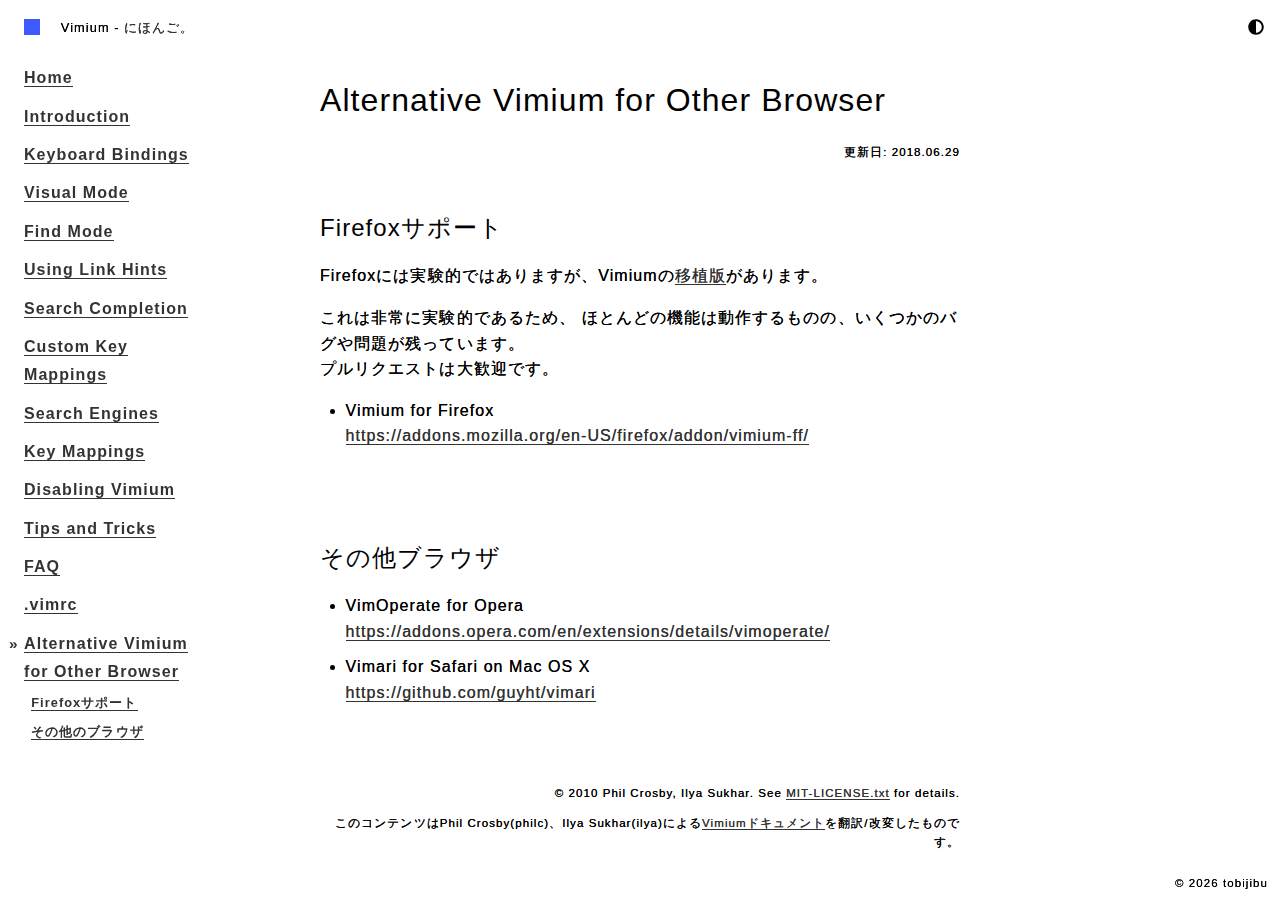
<file: otherBrowser.html>
<!DOCTYPE html>
<html lang="ja">
  <head>
    <meta charset="UTF-8">
    <meta name="viewport" content="width=device-width, initial-scale=1">
    <title>Alternative Vimium for Other Browser | Vimium - にほんご。</title>
    <meta http-equiv="X-UA-Compatible" content="IE=edge">
    <meta property="og:title" content="Alternative Vimium for Other Browser | Vimium - にほんご。">
    <meta property="og:url">
    <meta property="og:type" content="article">
    <link rel="icon" href="https://tr.you84815.space/vimium/favicon.ico">
    <link rel="stylesheet" type="text/css" href="./css/main.css">
    <link id="theme_style" rel="stylesheet" type="text/css" href="">
    <script id="srcTheme" src="./js/toggleTheme.js" data-dir="vimium"></script>
    <script>
      (function(i,s,o,g,r,a,m){i['GoogleAnalyticsObject']=r;i[r]=i[r]||function(){
      (i[r].q=i[r].q||[]).push(arguments)},i[r].l=1*new Date();a=s.createElement(o),
      m=s.getElementsByTagName(o)[0];a.async=1;a.src=g;m.parentNode.insertBefore(a,m)
      })(window,document,'script','https://www.google-analytics.com/analytics.js','ga');
      ga('create', 'UA-106478577-1', 'auto');
    </script>
  </head>
  <body>
    <div id="container">
      <header>
        <div class="icon"><a class="no-barba" href="https://tr.you84815.space/">
            <svg width="16" height="16">
              <rect width="16" height="16" fill="#e0e0e0"></rect>
            </svg></a></div>
        <div class="navi_toggle" onclick="toggleMenu()">
          <svg id="menu_close" width="24" height="24" viewBox="0 0 24 24">
            <path d="M19 6.41L17.59 5 12 10.59 6.41 5 5 6.41 10.59 12 5 17.59 6.41 19 12 13.41 17.59 19 19 17.59 13.41 12z"></path>
            <path d="M0 0h24v24H0z" fill="none"></path>
          </svg>
          <svg id="menu_open" width="24" height="24" viewBox="0 0 24 24">
            <path d="M0 0h24v24H0z" fill="none"></path>
            <path d="M3 18h18v-2H3v2zm0-5h18v-2H3v2zm0-7v2h18V6H3z"></path>
          </svg>
        </div>
        <div class="title">Vimium - <a class="no-barba" href="https://tr.you84815.space/">にほんご。</a></div><span id="toggleTheme">
          <svg role="img" width="16" height="16" xmlns="http://www.w3.org/2000/svg" viewBox="0 0 512 512">
            <path d="M8 256c0 136.966 111.033 248 248 248s248-111.034 248-248S392.966 8 256 8 8 119.033 8 256zm248 184V72c101.705 0 184 82.311 184 184 0 101.705-82.311 184-184 184z"></path>
          </svg></span>
      </header>
      <div class="navi" id="navi">
        <ul class="menu">
          <li><a class="index" href="./index.html">Home</a></li>
          <li><a class="introduction" href="./introduction.html">Introduction</a></li>
          <li><a class="keyboardBindings" href="./keyboardBindings.html">Keyboard Bindings</a>
            <ul class="hidden" id="navi_keyboardBindings">
              <li><a href="./keyboardBindings.html#currentPage">現在ページの操作</a></li>
              <li><a href="./keyboardBindings.html#newPages">新規ページへの操作</a></li>
              <li><a href="./keyboardBindings.html#find">ページ内検索</a></li>
              <li><a href="./keyboardBindings.html#history">履歴操作</a></li>
              <li><a href="./keyboardBindings.html#tabs">タブの操作</a></li>
              <li><a href="./keyboardBindings.html#marks">マーク操作</a></li>
              <li><a href="./keyboardBindings.html#advanced">さらに高度なコマンド</a></li>
            </ul>
          </li>
          <li><a class="visualMode" href="./visualMode.html">Visual Mode</a></li>
          <li><a class="findMode" href="./findMode.html">Find Mode</a></li>
          <li><a class="usingLinkHints" href="./usingLinkHints.html">Using Link Hints</a>
            <ul class="hidden" id="navi_usingLinkHints">
              <li><a href="./usingLinkHints.html#alphabet">アルファベットヒント</a></li>
              <li><a href="./usingLinkHints.html#filtered">ナンバーヒント</a></li>
              <li><a href="./usingLinkHints.html#hidden">隠れたヒントマーカー</a></li>
            </ul>
          </li>
          <li><a class="searchCompletion" href="./searchCompletion.html">Search Completion</a></li>
          <li><a class="customKeyMappings" href="./customKeyMappings.html">Custom Key Mappings</a></li>
          <li><a class="searchEngines" href="./searchEngines.html">Search Engines</a></li>
          <li><a class="keyMappings" href="./keyMappings.html">Key Mappings</a>
            <ul class="hidden" id="navi_keyMappings">
              <li><a href="./keyMappings.html#emacs">Emacs</a></li>
              <li><a href="./keyMappings.html#kakoune">Kakoune</a></li>
              <li><a href="./keyMappings.html#russian">ロシア語キーボード</a></li>
              <li><a href="./keyMappings.html#bulgarian">ブルガリア語キーボード</a></li>
              <li><a href="./keyMappings.html#hebrew">ヘブライ語キーボード</a></li>
              <li><a href="./keyMappings.html#mongolian">モンゴル語キーボード</a></li>
              <li><a href="./keyMappings.html#georgian">グルジア語キーボード</a></li>
            </ul>
          </li>
          <li><a class="disablingVimium" href="./disablingVimium.html">Disabling Vimium</a>
            <ul class="hidden" id="navi_disablingVimium">
              <li><a href="./disablingVimium.html#partially">一部無効化</a></li>
              <li><a href="./disablingVimium.html#wholly">全体的に無効化</a></li>
              <li><a href="./disablingVimium.html#temporarily">一時的に無効化</a></li>
            </ul>
          </li>
          <li><a class="tipsAndTricks" href="./tipsAndTricks.html">Tips and Tricks</a></li>
          <li><a class="faq" href="./faq.html">FAQ</a></li>
          <li><a class="vimrc" href="./vimrc.html">.vimrc</a></li>
          <li><a class="otherBrowser active" href="./otherBrowser.html">Alternative Vimium for Other Browser</a>
            <ul id="navi_otherBrowser">
              <li><a href="./otherBrowser.html#firefox">Firefoxサポート</a></li>
              <li><a href="./otherBrowser.html#other">その他のブラウザ</a></li>
            </ul>
          </li>
        </ul>
      </div>
      <div id="content">
        <div id="main">
          <div id="barba-wrapper">
            <div class="barba-container">
              <h1>Alternative Vimium for Other Browser</h1>
              <div id="update_date"><span>更新日: 2018.06.29
</span>
              </div>
              <h2 id="firefox">Firefoxサポート</h2>
              <p>Firefoxには実験的ではありますが、Vimiumの<a href="https://addons.mozilla.org/en-GB/firefox/addon/vimium-ff/" target="_blank" rel="noopener noreferrer">移植版</a>があります。</p>
              <p>
                これは非常に実験的であるため、
                ほとんどの機能は動作するものの、いくつかのバグや問題が残っています。<br>プルリクエストは大歓迎です。
              </p>
              <ul>
                <li>Vimium for Firefox<br><a href="https://addons.mozilla.org/en-US/firefox/addon/vimium-ff/" target="_blank" rel="noopener noreferrer">https://addons.mozilla.org/en-US/firefox/addon/vimium-ff/</a></li>
              </ul><br>
              <h2 id="other">その他ブラウザ</h2>
              <ul>
                <li>VimOperate for Opera<br><a href="https://addons.opera.com/en/extensions/details/vimoperate/" target="_blank" rel="noopener noreferrer">https://addons.opera.com/en/extensions/details/vimoperate/</a></li>
                <li>Vimari for Safari on Mac OS X<br><a href="https://github.com/guyht/vimari" target="_blank" rel="noopener noreferrer">https://github.com/guyht/vimari</a></li>
              </ul><br><br>
              <div class="license">
                <p>
                  &copy; 2010
                    Phil Crosby, Ilya Sukhar. See <a href="https://github.com/philc/vimium/blob/master/MIT-LICENSE.txt">MIT-LICENSE.txt</a> for details.
                </p>
                <p>このコンテンツはPhil Crosby(philc)、Ilya Sukhar(ilya)による<a href="https://github.com/philc/vimium">Vimiumドキュメント</a>を翻訳/改変したものです。</p>
              </div>
            </div>
          </div>
        </div>
      </div>
      <footer><span>&copy; <span id="copy_year">2017</span> tobijibu</span></footer>
    </div>
    <noscript id="deferred-styles">
      <link href="./css/lazy.css" rel="stylesheet">
    </noscript>
    <script src="./js/main.js" defer></script>
    <div id="src" hidden></div>
  </body>
</html>
</file>
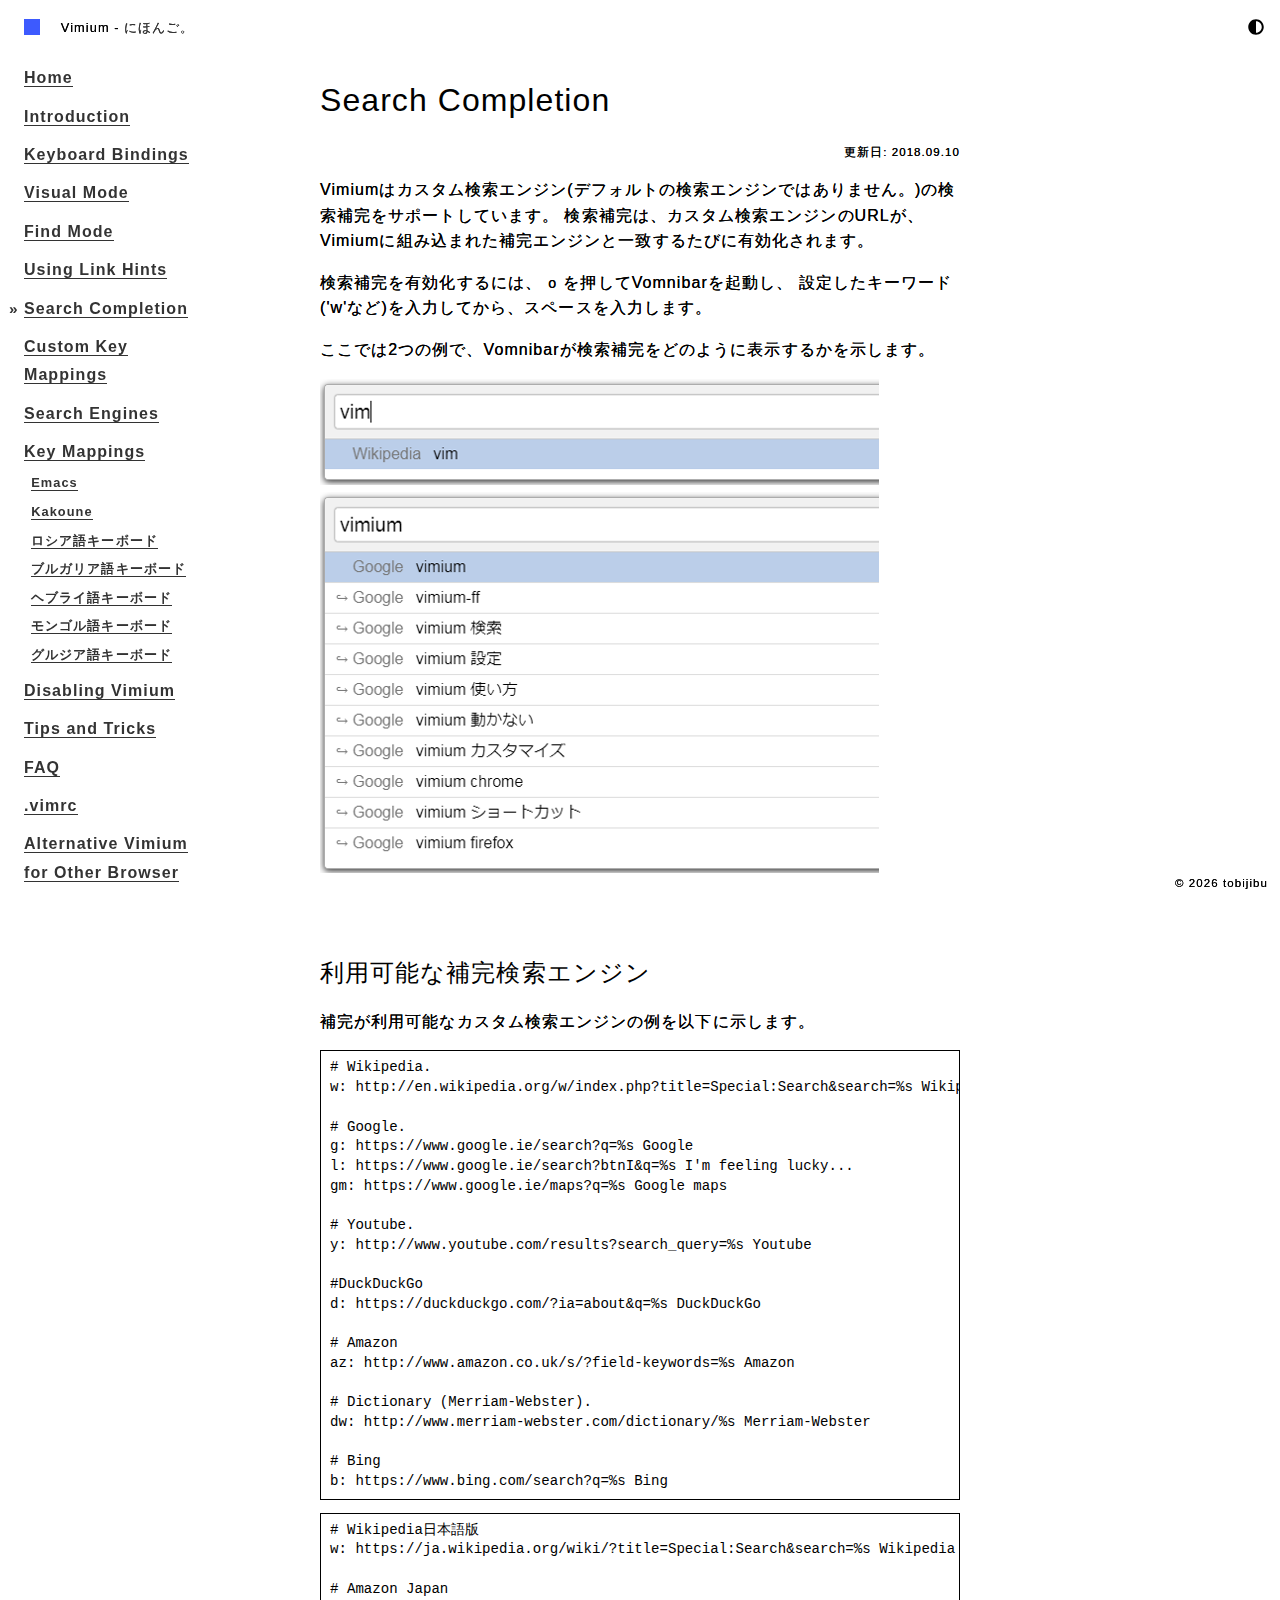
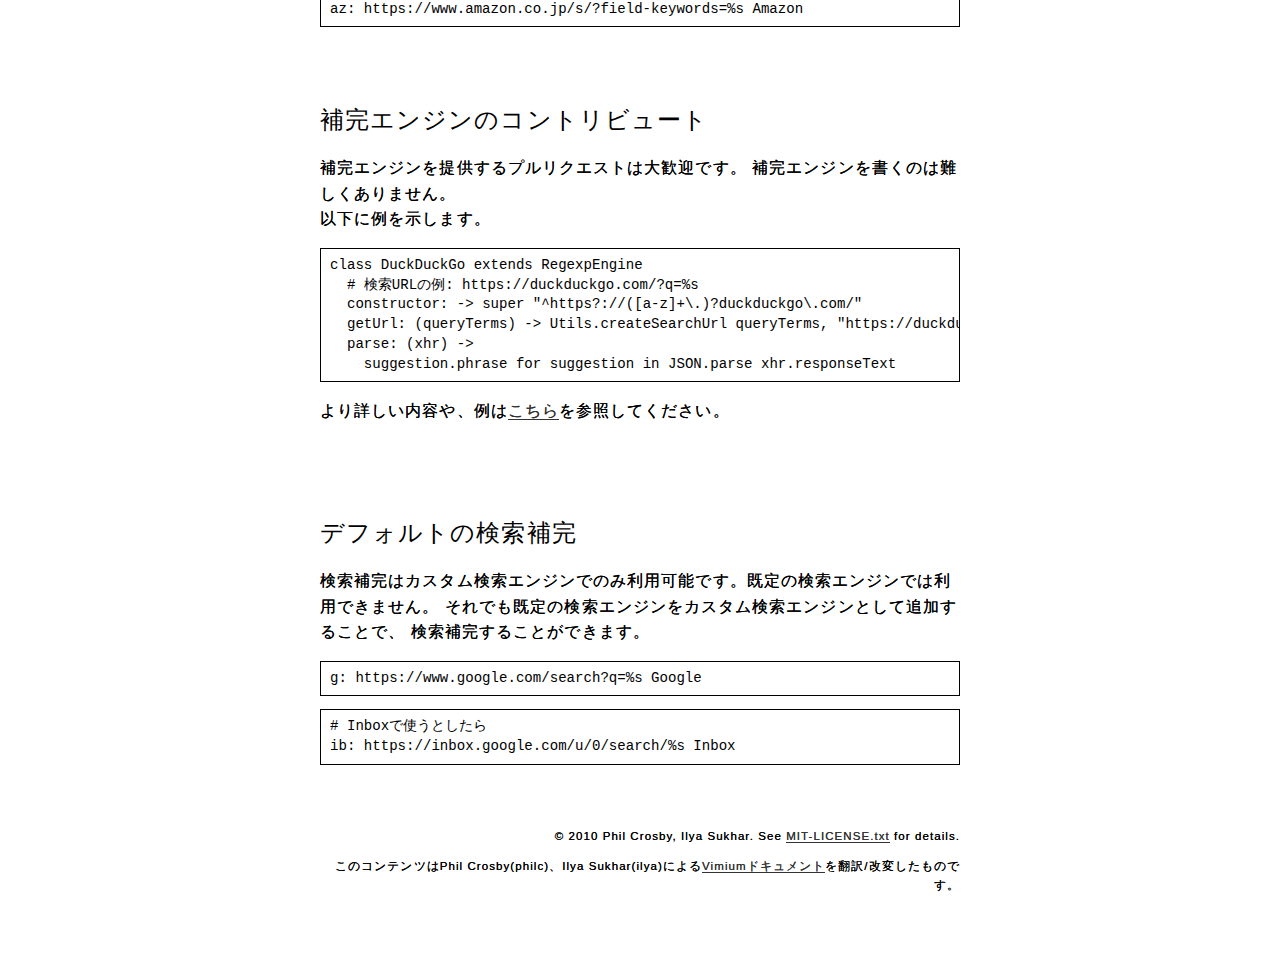
<file: searchCompletion.html>
<!DOCTYPE html>
<html lang="ja">
  <head>
    <meta charset="UTF-8">
    <meta name="viewport" content="width=device-width, initial-scale=1">
    <title>Search Completion | Vimium - にほんご。</title>
    <meta http-equiv="X-UA-Compatible" content="IE=edge">
    <meta property="og:title" content="Search Completion | Vimium - にほんご。">
    <meta property="og:url">
    <meta property="og:type" content="article">
    <link rel="icon" href="https://tr.you84815.space/vimium/favicon.ico">
    <link rel="stylesheet" type="text/css" href="./css/main.css">
    <link id="theme_style" rel="stylesheet" type="text/css" href="">
    <script id="srcTheme" src="./js/toggleTheme.js" data-dir="vimium"></script>
    <script>
      (function(i,s,o,g,r,a,m){i['GoogleAnalyticsObject']=r;i[r]=i[r]||function(){
      (i[r].q=i[r].q||[]).push(arguments)},i[r].l=1*new Date();a=s.createElement(o),
      m=s.getElementsByTagName(o)[0];a.async=1;a.src=g;m.parentNode.insertBefore(a,m)
      })(window,document,'script','https://www.google-analytics.com/analytics.js','ga');
      ga('create', 'UA-106478577-1', 'auto');
    </script>
  </head>
  <body>
    <div id="container">
      <header>
        <div class="icon"><a class="no-barba" href="https://tr.you84815.space/">
            <svg width="16" height="16">
              <rect width="16" height="16" fill="#e0e0e0"></rect>
            </svg></a></div>
        <div class="navi_toggle" onclick="toggleMenu()">
          <svg id="menu_close" width="24" height="24" viewBox="0 0 24 24">
            <path d="M19 6.41L17.59 5 12 10.59 6.41 5 5 6.41 10.59 12 5 17.59 6.41 19 12 13.41 17.59 19 19 17.59 13.41 12z"></path>
            <path d="M0 0h24v24H0z" fill="none"></path>
          </svg>
          <svg id="menu_open" width="24" height="24" viewBox="0 0 24 24">
            <path d="M0 0h24v24H0z" fill="none"></path>
            <path d="M3 18h18v-2H3v2zm0-5h18v-2H3v2zm0-7v2h18V6H3z"></path>
          </svg>
        </div>
        <div class="title">Vimium - <a class="no-barba" href="https://tr.you84815.space/">にほんご。</a></div><span id="toggleTheme">
          <svg role="img" width="16" height="16" xmlns="http://www.w3.org/2000/svg" viewBox="0 0 512 512">
            <path d="M8 256c0 136.966 111.033 248 248 248s248-111.034 248-248S392.966 8 256 8 8 119.033 8 256zm248 184V72c101.705 0 184 82.311 184 184 0 101.705-82.311 184-184 184z"></path>
          </svg></span>
      </header>
      <div class="navi" id="navi">
        <ul class="menu">
          <li><a class="index" href="./index.html">Home</a></li>
          <li><a class="introduction" href="./introduction.html">Introduction</a></li>
          <li><a class="keyboardBindings" href="./keyboardBindings.html">Keyboard Bindings</a>
            <ul class="hidden" id="navi_keyboardBindings">
              <li><a href="./keyboardBindings.html#currentPage">現在ページの操作</a></li>
              <li><a href="./keyboardBindings.html#newPages">新規ページへの操作</a></li>
              <li><a href="./keyboardBindings.html#find">ページ内検索</a></li>
              <li><a href="./keyboardBindings.html#history">履歴操作</a></li>
              <li><a href="./keyboardBindings.html#tabs">タブの操作</a></li>
              <li><a href="./keyboardBindings.html#marks">マーク操作</a></li>
              <li><a href="./keyboardBindings.html#advanced">さらに高度なコマンド</a></li>
            </ul>
          </li>
          <li><a class="visualMode" href="./visualMode.html">Visual Mode</a></li>
          <li><a class="findMode" href="./findMode.html">Find Mode</a></li>
          <li><a class="usingLinkHints" href="./usingLinkHints.html">Using Link Hints</a>
            <ul class="hidden" id="navi_usingLinkHints">
              <li><a href="./usingLinkHints.html#alphabet">アルファベットヒント</a></li>
              <li><a href="./usingLinkHints.html#filtered">ナンバーヒント</a></li>
              <li><a href="./usingLinkHints.html#hidden">隠れたヒントマーカー</a></li>
            </ul>
          </li>
          <li><a class="searchCompletion active" href="./searchCompletion.html">Search Completion</a></li>
          <li><a class="customKeyMappings" href="./customKeyMappings.html">Custom Key Mappings</a></li>
          <li><a class="searchEngines" href="./searchEngines.html">Search Engines</a></li>
          <li><a class="keyMappings" href="./keyMappings.html">Key Mappings</a>
            <ul id="navi_keyMappings">
              <li><a href="./keyMappings.html#emacs">Emacs</a></li>
              <li><a href="./keyMappings.html#kakoune">Kakoune</a></li>
              <li><a href="./keyMappings.html#russian">ロシア語キーボード</a></li>
              <li><a href="./keyMappings.html#bulgarian">ブルガリア語キーボード</a></li>
              <li><a href="./keyMappings.html#hebrew">ヘブライ語キーボード</a></li>
              <li><a href="./keyMappings.html#mongolian">モンゴル語キーボード</a></li>
              <li><a href="./keyMappings.html#georgian">グルジア語キーボード</a></li>
            </ul>
          </li>
          <li><a class="disablingVimium" href="./disablingVimium.html">Disabling Vimium</a>
            <ul class="hidden" id="navi_disablingVimium">
              <li><a href="./disablingVimium.html#partially">一部無効化</a></li>
              <li><a href="./disablingVimium.html#wholly">全体的に無効化</a></li>
              <li><a href="./disablingVimium.html#temporarily">一時的に無効化</a></li>
            </ul>
          </li>
          <li><a class="tipsAndTricks" href="./tipsAndTricks.html">Tips and Tricks</a></li>
          <li><a class="faq" href="./faq.html">FAQ</a></li>
          <li><a class="vimrc" href="./vimrc.html">.vimrc</a></li>
          <li><a class="otherBrowser" href="./otherBrowser.html">Alternative Vimium for Other Browser</a>
            <ul class="hidden" id="navi_otherBrowser">
              <li><a href="./otherBrowser.html#firefox">Firefoxサポート</a></li>
              <li><a href="./otherBrowser.html#other">その他のブラウザ</a></li>
            </ul>
          </li>
        </ul>
      </div>
      <div id="content">
        <div id="main">
          <div id="barba-wrapper">
            <div class="barba-container">
              <h1>Search Completion</h1>
              <div id="update_date"><span>更新日: 2018.09.10
</span>
              </div>
              <p>
                Vimiumはカスタム検索エンジン(デフォルトの検索エンジンではありません。)の検索補完をサポートしています。
                検索補完は、カスタム検索エンジンのURLが、
                Vimiumに組み込まれた補完エンジンと一致するたびに有効化されます。
              </p>
              <p>検索補完を有効化するには、<code>o</code>を押してVomnibarを起動し、
                設定したキーワード('w'など)を入力してから、スペースを入力します。
              </p>
              <p>ここでは2つの例で、Vomnibarが検索補完をどのように表示するかを示します。</p>
              <div><img src="./img/06.png"><br><img src="./img/07.png"></div><br>
              <h2>利用可能な補完検索エンジン</h2>
              <p>補完が利用可能なカスタム検索エンジンの例を以下に示します。</p>
              <pre><code class="txt"># Wikipedia.
w: http://en.wikipedia.org/w/index.php?title=Special:Search&search=%s Wikipedia
 
# Google.
g: https://www.google.ie/search?q=%s Google
l: https://www.google.ie/search?btnI&q=%s I'm feeling lucky...
gm: https://www.google.ie/maps?q=%s Google maps
 
# Youtube.
y: http://www.youtube.com/results?search_query=%s Youtube
 
#DuckDuckGo
d: https://duckduckgo.com/?ia=about&q=%s DuckDuckGo
 
# Amazon
az: http://www.amazon.co.uk/s/?field-keywords=%s Amazon
 
# Dictionary (Merriam-Webster).
dw: http://www.merriam-webster.com/dictionary/%s Merriam-Webster
 
# Bing
b: https://www.bing.com/search?q=%s Bing</code></pre>
              <pre><code class="txt"># Wikipedia日本語版
w: https://ja.wikipedia.org/wiki/?title=Special:Search&search=%s Wikipedia
 
# Amazon Japan
az: https://www.amazon.co.jp/s/?field-keywords=%s Amazon</code></pre><br>
              <h2>補完エンジンのコントリビュート</h2>
              <p>
                補完エンジンを提供するプルリクエストは大歓迎です。
                補完エンジンを書くのは難しくありません。<br>以下に例を示します。
              </p>
              <pre><code><span class="hljs-class"><span class="hljs-keyword">class</span> <span class="hljs-title">DuckDuckGo</span> <span class="hljs-keyword">extends</span> <span class="hljs-title">RegexpEngine</span></span>
  <span class="hljs-comment"># 検索URLの例: https://duckduckgo.com/?q=%s</span>
  constructor: <span class="hljs-function">-&gt;</span> <span class="hljs-keyword">super</span> <span class="hljs-string">"^https?://([a-z]+\.)?duckduckgo\.com/"</span>
  getUrl: <span class="hljs-function"><span class="hljs-params">(queryTerms)</span> -&gt;</span> Utils.createSearchUrl queryTerms, <span class="hljs-string">"https://duckduckgo.com/ac/?q=%s"</span>
  parse: <span class="hljs-function"><span class="hljs-params">(xhr)</span> -&gt;</span>
    suggestion.phrase <span class="hljs-keyword">for</span> suggestion <span class="hljs-keyword">in</span> JSON.parse xhr.responseText</code></pre>
              <p>より詳しい内容や、例は<a href="https://github.com/philc/vimium/blob/master/background_scripts/completion_engines.coffee" target="_blank" rel="noopener noreferrer">こちら</a>を参照してください。</p><br>
              <h2>デフォルトの検索補完</h2>
              <p>
                検索補完はカスタム検索エンジンでのみ利用可能です。既定の検索エンジンでは利用できません。
                それでも既定の検索エンジンをカスタム検索エンジンとして追加することで、
                検索補完することができます。
              </p>
              <pre><code class="txt">g: https://www.google.com/search?q=%s Google</code></pre>
              <pre><code class="txt"># Inboxで使うとしたら
ib: https://inbox.google.com/u/0/search/%s Inbox</code></pre><br><br>
              <div class="license">
                <p>
                  &copy; 2010
                    Phil Crosby, Ilya Sukhar. See <a href="https://github.com/philc/vimium/blob/master/MIT-LICENSE.txt">MIT-LICENSE.txt</a> for details.
                </p>
                <p>このコンテンツはPhil Crosby(philc)、Ilya Sukhar(ilya)による<a href="https://github.com/philc/vimium">Vimiumドキュメント</a>を翻訳/改変したものです。</p>
              </div>
            </div>
          </div>
        </div>
      </div>
      <footer><span>&copy; <span id="copy_year">2017</span> tobijibu</span></footer>
    </div>
    <noscript id="deferred-styles">
      <link href="./css/lazy.css" rel="stylesheet">
    </noscript>
    <script src="./js/main.js" defer></script>
    <div id="src" hidden></div>
  </body>
</html>
</file>
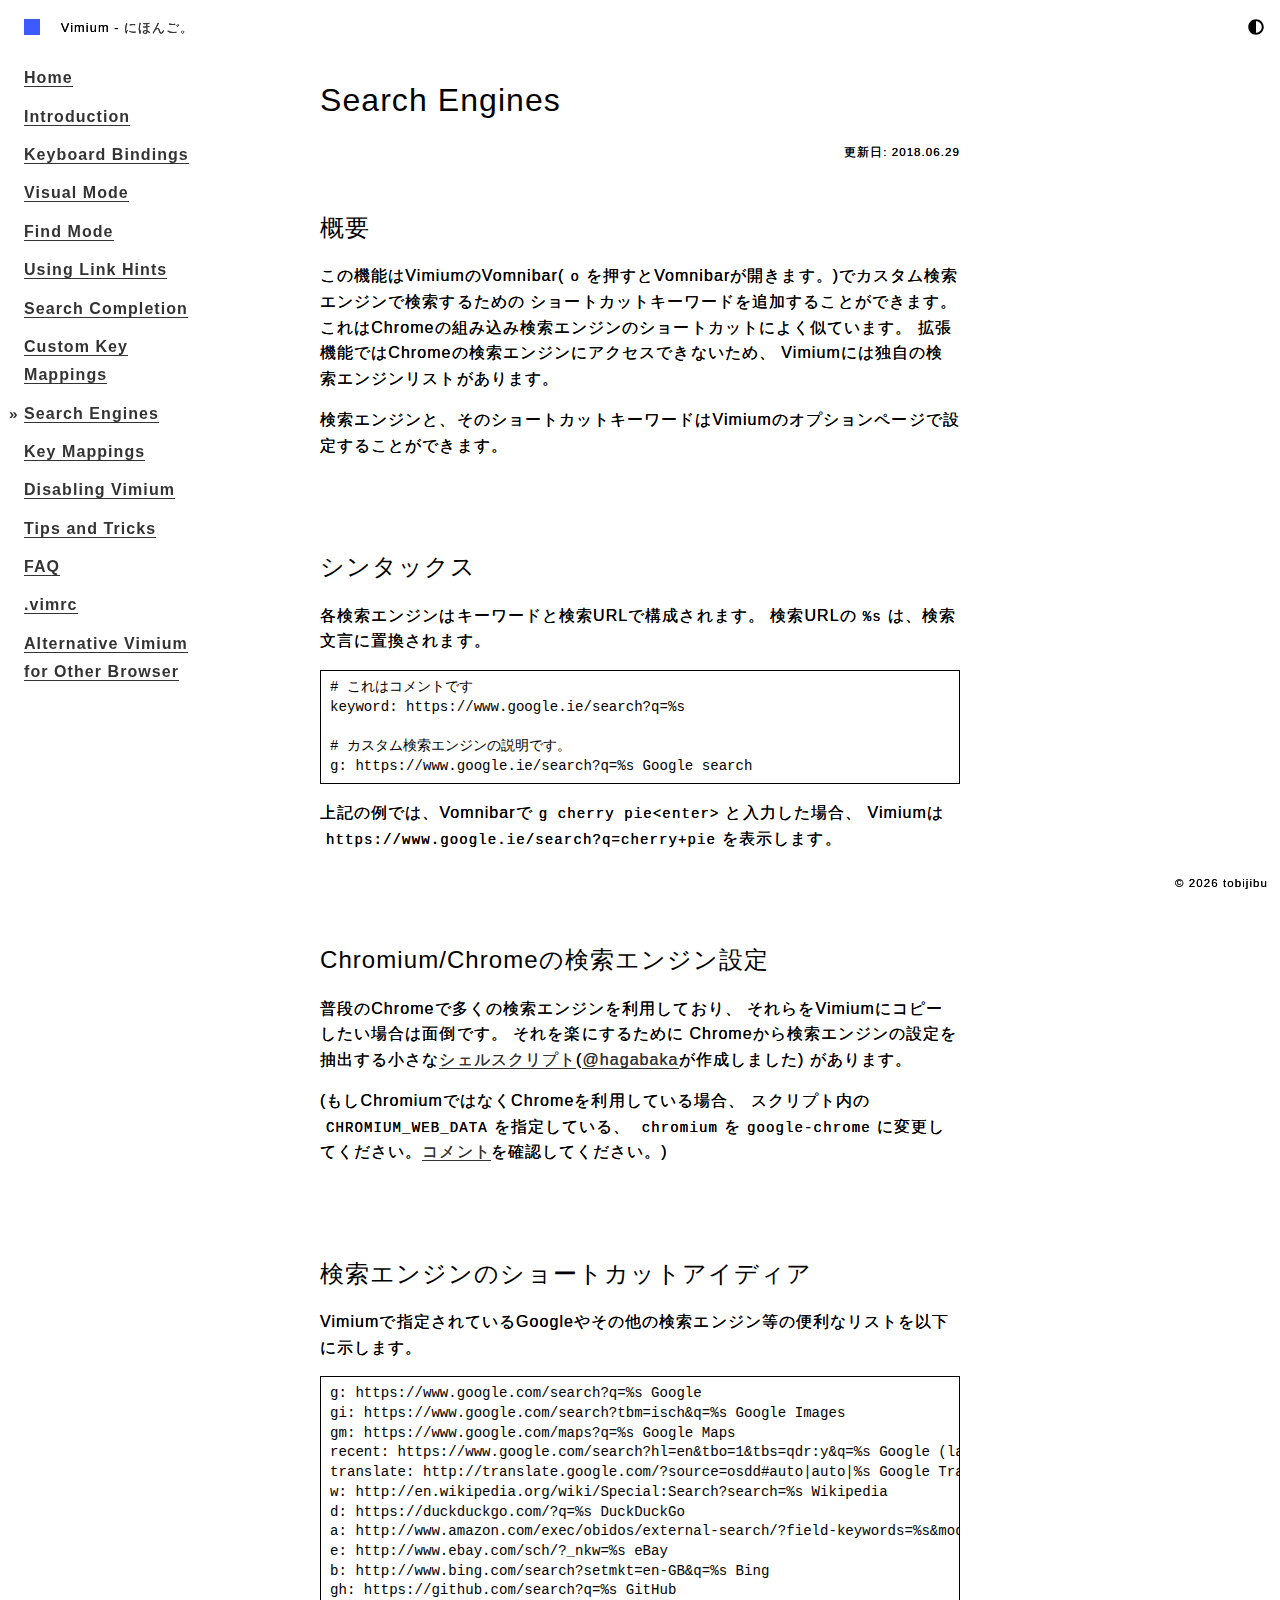
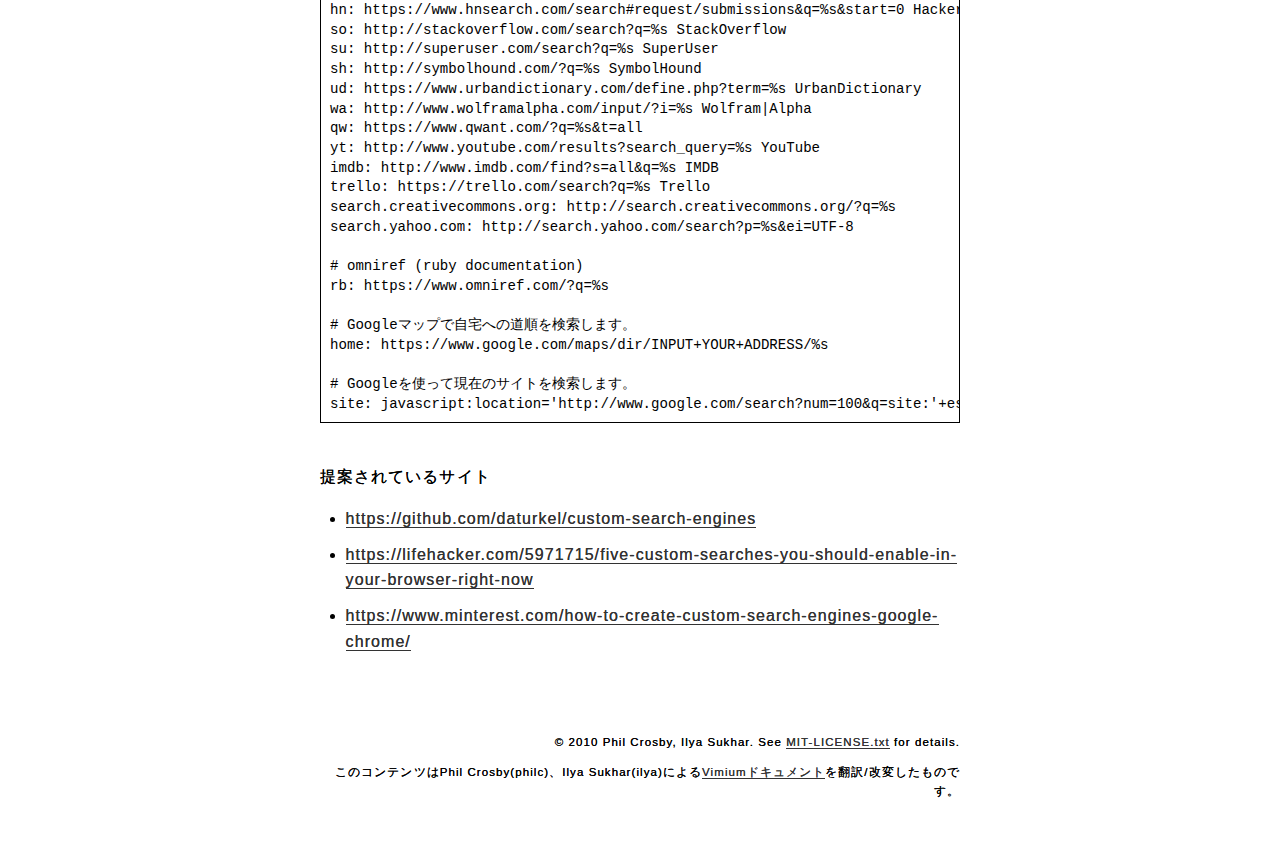
<file: searchEngines.html>
<!DOCTYPE html>
<html lang="ja">
  <head>
    <meta charset="UTF-8">
    <meta name="viewport" content="width=device-width, initial-scale=1">
    <title>Search Engines | Vimium - にほんご。</title>
    <meta http-equiv="X-UA-Compatible" content="IE=edge">
    <meta property="og:title" content="Search Engines | Vimium - にほんご。">
    <meta property="og:url">
    <meta property="og:type" content="article">
    <link rel="icon" href="https://tr.you84815.space/vimium/favicon.ico">
    <link rel="stylesheet" type="text/css" href="./css/main.css">
    <link id="theme_style" rel="stylesheet" type="text/css" href="">
    <script id="srcTheme" src="./js/toggleTheme.js" data-dir="vimium"></script>
    <script>
      (function(i,s,o,g,r,a,m){i['GoogleAnalyticsObject']=r;i[r]=i[r]||function(){
      (i[r].q=i[r].q||[]).push(arguments)},i[r].l=1*new Date();a=s.createElement(o),
      m=s.getElementsByTagName(o)[0];a.async=1;a.src=g;m.parentNode.insertBefore(a,m)
      })(window,document,'script','https://www.google-analytics.com/analytics.js','ga');
      ga('create', 'UA-106478577-1', 'auto');
    </script>
  </head>
  <body>
    <div id="container">
      <header>
        <div class="icon"><a class="no-barba" href="https://tr.you84815.space/">
            <svg width="16" height="16">
              <rect width="16" height="16" fill="#e0e0e0"></rect>
            </svg></a></div>
        <div class="navi_toggle" onclick="toggleMenu()">
          <svg id="menu_close" width="24" height="24" viewBox="0 0 24 24">
            <path d="M19 6.41L17.59 5 12 10.59 6.41 5 5 6.41 10.59 12 5 17.59 6.41 19 12 13.41 17.59 19 19 17.59 13.41 12z"></path>
            <path d="M0 0h24v24H0z" fill="none"></path>
          </svg>
          <svg id="menu_open" width="24" height="24" viewBox="0 0 24 24">
            <path d="M0 0h24v24H0z" fill="none"></path>
            <path d="M3 18h18v-2H3v2zm0-5h18v-2H3v2zm0-7v2h18V6H3z"></path>
          </svg>
        </div>
        <div class="title">Vimium - <a class="no-barba" href="https://tr.you84815.space/">にほんご。</a></div><span id="toggleTheme">
          <svg role="img" width="16" height="16" xmlns="http://www.w3.org/2000/svg" viewBox="0 0 512 512">
            <path d="M8 256c0 136.966 111.033 248 248 248s248-111.034 248-248S392.966 8 256 8 8 119.033 8 256zm248 184V72c101.705 0 184 82.311 184 184 0 101.705-82.311 184-184 184z"></path>
          </svg></span>
      </header>
      <div class="navi" id="navi">
        <ul class="menu">
          <li><a class="index" href="./index.html">Home</a></li>
          <li><a class="introduction" href="./introduction.html">Introduction</a></li>
          <li><a class="keyboardBindings" href="./keyboardBindings.html">Keyboard Bindings</a>
            <ul class="hidden" id="navi_keyboardBindings">
              <li><a href="./keyboardBindings.html#currentPage">現在ページの操作</a></li>
              <li><a href="./keyboardBindings.html#newPages">新規ページへの操作</a></li>
              <li><a href="./keyboardBindings.html#find">ページ内検索</a></li>
              <li><a href="./keyboardBindings.html#history">履歴操作</a></li>
              <li><a href="./keyboardBindings.html#tabs">タブの操作</a></li>
              <li><a href="./keyboardBindings.html#marks">マーク操作</a></li>
              <li><a href="./keyboardBindings.html#advanced">さらに高度なコマンド</a></li>
            </ul>
          </li>
          <li><a class="visualMode" href="./visualMode.html">Visual Mode</a></li>
          <li><a class="findMode" href="./findMode.html">Find Mode</a></li>
          <li><a class="usingLinkHints" href="./usingLinkHints.html">Using Link Hints</a>
            <ul class="hidden" id="navi_usingLinkHints">
              <li><a href="./usingLinkHints.html#alphabet">アルファベットヒント</a></li>
              <li><a href="./usingLinkHints.html#filtered">ナンバーヒント</a></li>
              <li><a href="./usingLinkHints.html#hidden">隠れたヒントマーカー</a></li>
            </ul>
          </li>
          <li><a class="searchCompletion" href="./searchCompletion.html">Search Completion</a></li>
          <li><a class="customKeyMappings" href="./customKeyMappings.html">Custom Key Mappings</a></li>
          <li><a class="searchEngines active" href="./searchEngines.html">Search Engines</a></li>
          <li><a class="keyMappings" href="./keyMappings.html">Key Mappings</a>
            <ul class="hidden" id="navi_keyMappings">
              <li><a href="./keyMappings.html#emacs">Emacs</a></li>
              <li><a href="./keyMappings.html#kakoune">Kakoune</a></li>
              <li><a href="./keyMappings.html#russian">ロシア語キーボード</a></li>
              <li><a href="./keyMappings.html#bulgarian">ブルガリア語キーボード</a></li>
              <li><a href="./keyMappings.html#hebrew">ヘブライ語キーボード</a></li>
              <li><a href="./keyMappings.html#mongolian">モンゴル語キーボード</a></li>
              <li><a href="./keyMappings.html#georgian">グルジア語キーボード</a></li>
            </ul>
          </li>
          <li><a class="disablingVimium" href="./disablingVimium.html">Disabling Vimium</a>
            <ul class="hidden" id="navi_disablingVimium">
              <li><a href="./disablingVimium.html#partially">一部無効化</a></li>
              <li><a href="./disablingVimium.html#wholly">全体的に無効化</a></li>
              <li><a href="./disablingVimium.html#temporarily">一時的に無効化</a></li>
            </ul>
          </li>
          <li><a class="tipsAndTricks" href="./tipsAndTricks.html">Tips and Tricks</a></li>
          <li><a class="faq" href="./faq.html">FAQ</a></li>
          <li><a class="vimrc" href="./vimrc.html">.vimrc</a></li>
          <li><a class="otherBrowser" href="./otherBrowser.html">Alternative Vimium for Other Browser</a>
            <ul class="hidden" id="navi_otherBrowser">
              <li><a href="./otherBrowser.html#firefox">Firefoxサポート</a></li>
              <li><a href="./otherBrowser.html#other">その他のブラウザ</a></li>
            </ul>
          </li>
        </ul>
      </div>
      <div id="content">
        <div id="main">
          <div id="barba-wrapper">
            <div class="barba-container">
              <h1>Search Engines</h1>
              <div id="update_date"><span>更新日: 2018.06.29
</span>
              </div>
              <h2>概要</h2>
              <p>この機能はVimiumのVomnibar(<code>o</code>を押すとVomnibarが開きます。)でカスタム検索エンジンで検索するための
                ショートカットキーワードを追加することができます。
                これはChromeの組み込み検索エンジンのショートカットによく似ています。
                拡張機能ではChromeの検索エンジンにアクセスできないため、
                Vimiumには独自の検索エンジンリストがあります。
              </p>
              <p>検索エンジンと、そのショートカットキーワードはVimiumのオプションページで設定することができます。</p><br>
              <h2>シンタックス</h2>
              <p>
                各検索エンジンはキーワードと検索URLで構成されます。
                検索URLの<code>%s</code>は、検索文言に置換されます。
              </p>
              <pre><code class="txt"># これはコメントです
keyword: https://www.google.ie/search?q=%s
 
# カスタム検索エンジンの説明です。
g: https://www.google.ie/search?q=%s Google search</code></pre>
              <p>上記の例では、Vomnibarで<code>g cherry pie&#x3C;enter&#x3E;</code>と入力した場合、
                Vimiumは<code>https://www.google.ie/search?q=cherry+pie</code>を表示します。
              </p><br>
              <h2>Chromium/Chromeの検索エンジン設定</h2>
              <p>
                普段のChromeで多くの検索エンジンを利用しており、
                それらをVimiumにコピーしたい場合は面倒です。
                それを楽にするために
                Chromeから検索エンジンの設定を抽出する小さな<a href="ttps://gist.github.com/philc/e849b48e6c5f32592d62" target="_blank" rel="noopener noreferrer">シェルスクリプト</a>(<a href="https://github.com/hagabaka" target="_blank" rel="noopener noreferrer">@hagabaka</a>が作成しました)
                があります。
              </p>
              <p>
                (もしChromiumではなくChromeを利用している場合、
                スクリプト内の<code>CHROMIUM_WEB_DATA</code>を指定している、
                <code>chromium</code>を<code>google-chrome</code>に変更してください。<a href="https://gist.github.com/philc/e849b48e6c5f32592d62#comment-1464029" target="_blank" rel="noopener noreferrer">コメント</a>を確認してください。)
              </p><br>
              <h2>検索エンジンのショートカットアイディア</h2>
              <p>Vimiumで指定されているGoogleやその他の検索エンジン等の便利なリストを以下に示します。</p>
              <pre><code class="txt">g: https://www.google.com/search?q=%s Google
gi: https://www.google.com/search?tbm=isch&q=%s Google Images
gm: https://www.google.com/maps?q=%s Google Maps
recent: https://www.google.com/search?hl=en&tbo=1&tbs=qdr:y&q=%s Google (last year only)
translate: http://translate.google.com/?source=osdd#auto|auto|%s Google Translator
w: http://en.wikipedia.org/wiki/Special:Search?search=%s Wikipedia
d: https://duckduckgo.com/?q=%s DuckDuckGo
a: http://www.amazon.com/exec/obidos/external-search/?field-keywords=%s&mode=blended Amazon
e: http://www.ebay.com/sch/?_nkw=%s eBay
b: http://www.bing.com/search?setmkt=en-GB&q=%s Bing
gh: https://github.com/search?q=%s GitHub
hn: https://www.hnsearch.com/search#request/submissions&q=%s&start=0 HackerNews
so: http://stackoverflow.com/search?q=%s StackOverflow
su: http://superuser.com/search?q=%s SuperUser
sh: http://symbolhound.com/?q=%s SymbolHound
ud: https://www.urbandictionary.com/define.php?term=%s UrbanDictionary
wa: http://www.wolframalpha.com/input/?i=%s Wolfram|Alpha
qw: https://www.qwant.com/?q=%s&t=all
yt: http://www.youtube.com/results?search_query=%s YouTube
imdb: http://www.imdb.com/find?s=all&q=%s IMDB
trello: https://trello.com/search?q=%s Trello
search.creativecommons.org: http://search.creativecommons.org/?q=%s
search.yahoo.com: http://search.yahoo.com/search?p=%s&ei=UTF-8
 
# omniref (ruby documentation)
rb: https://www.omniref.com/?q=%s
 
# Googleマップで自宅への道順を検索します。
home: https://www.google.com/maps/dir/INPUT+YOUR+ADDRESS/%s
 
# Googleを使って現在のサイトを検索します。
site: javascript:location='http://www.google.com/search?num=100&q=site:'+escape(location.hostname)+'+%s'</code></pre><br>
              <p>提案されているサイト</p>
              <ul>
                <li><a href="https://github.com/daturkel/custom-search-engines" target="_blank" rel="noopener noreferrer">https://github.com/daturkel/custom-search-engines</a></li>
                <li><a href="https://lifehacker.com/5971715/five-custom-searches-you-should-enable-in-your-browser-right-now" target="_blank" rel="noopener noreferrer">https://lifehacker.com/5971715/five-custom-searches-you-should-enable-in-your-browser-right-now</a></li>
                <li><a href="https://www.minterest.com/how-to-create-custom-search-engines-google-chrome/" target="_blank" rel="noopener noreferrer">https://www.minterest.com/how-to-create-custom-search-engines-google-chrome/</a></li>
              </ul><br><br>
              <div class="license">
                <p>
                  &copy; 2010
                    Phil Crosby, Ilya Sukhar. See <a href="https://github.com/philc/vimium/blob/master/MIT-LICENSE.txt">MIT-LICENSE.txt</a> for details.
                </p>
                <p>このコンテンツはPhil Crosby(philc)、Ilya Sukhar(ilya)による<a href="https://github.com/philc/vimium">Vimiumドキュメント</a>を翻訳/改変したものです。</p>
              </div>
            </div>
          </div>
        </div>
      </div>
      <footer><span>&copy; <span id="copy_year">2017</span> tobijibu</span></footer>
    </div>
    <noscript id="deferred-styles">
      <link href="./css/lazy.css" rel="stylesheet">
    </noscript>
    <script src="./js/main.js" defer></script>
    <div id="src" hidden></div>
  </body>
</html>
</file>
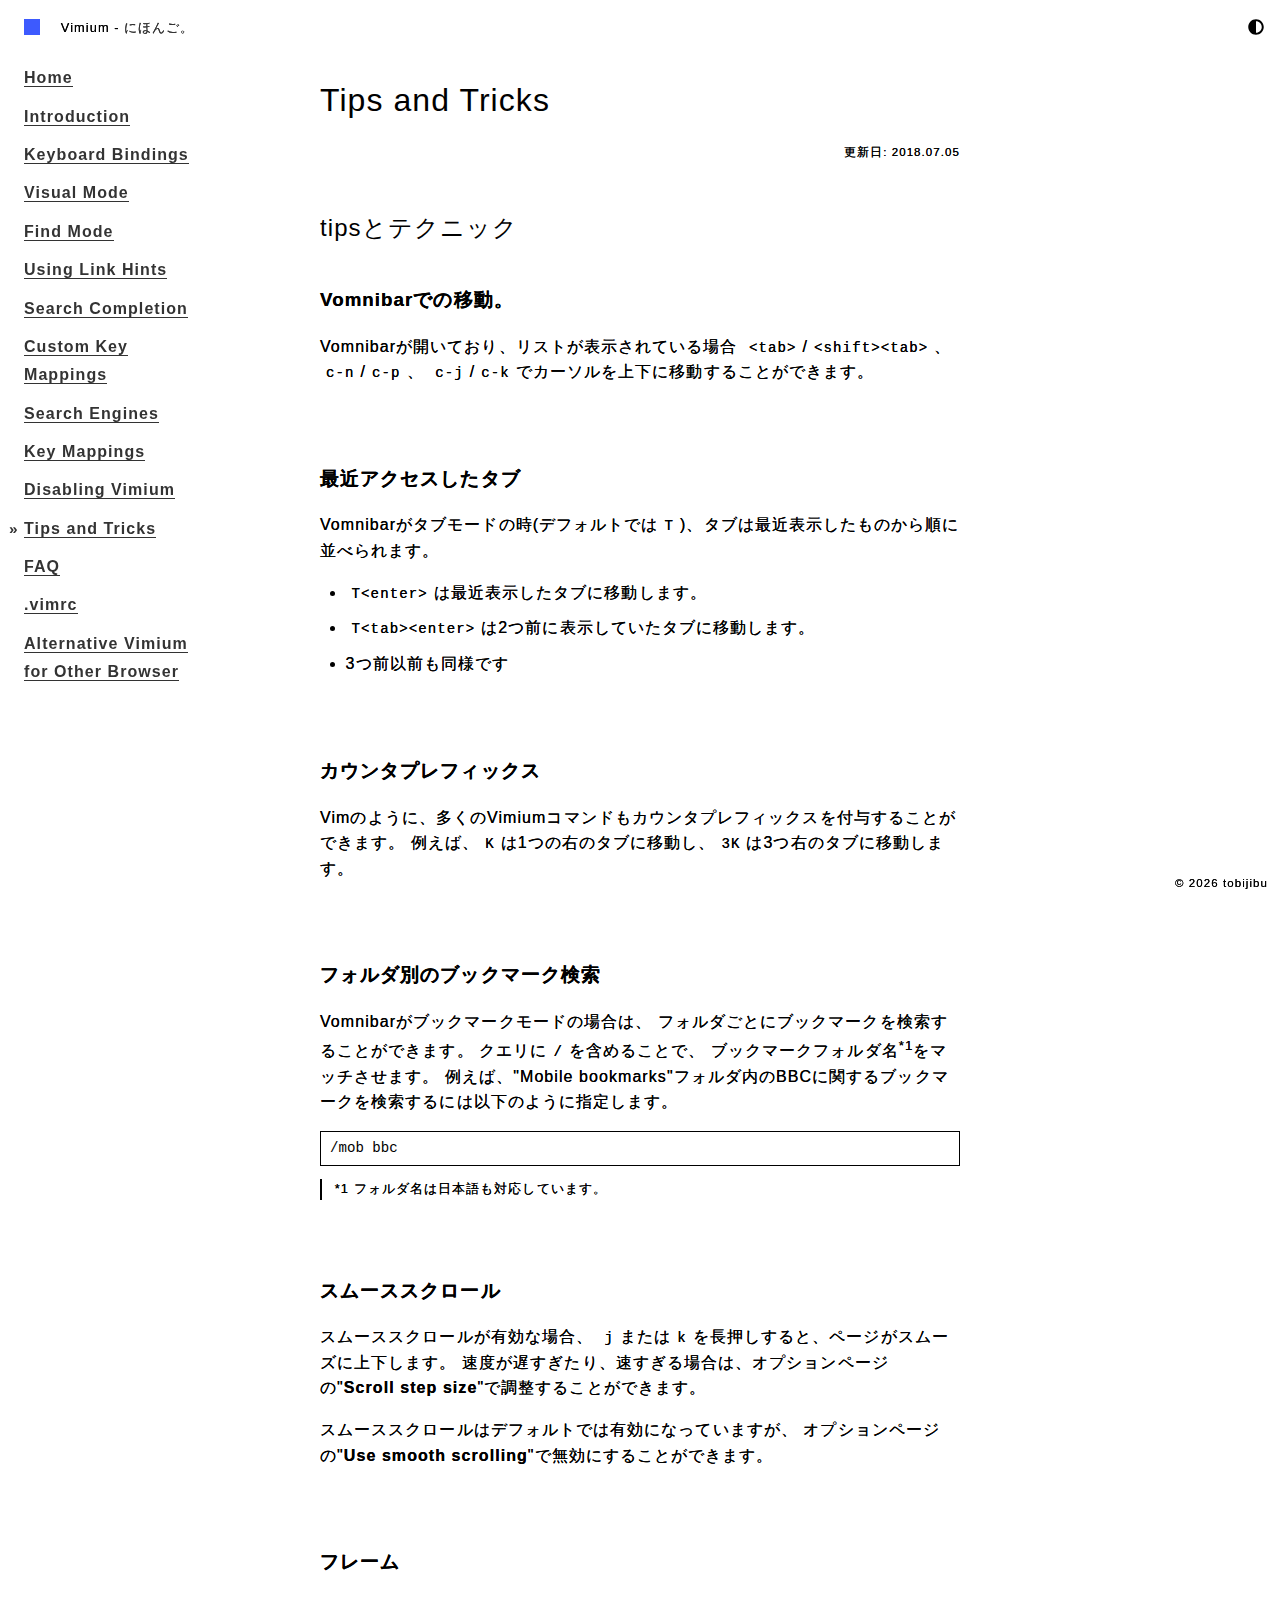
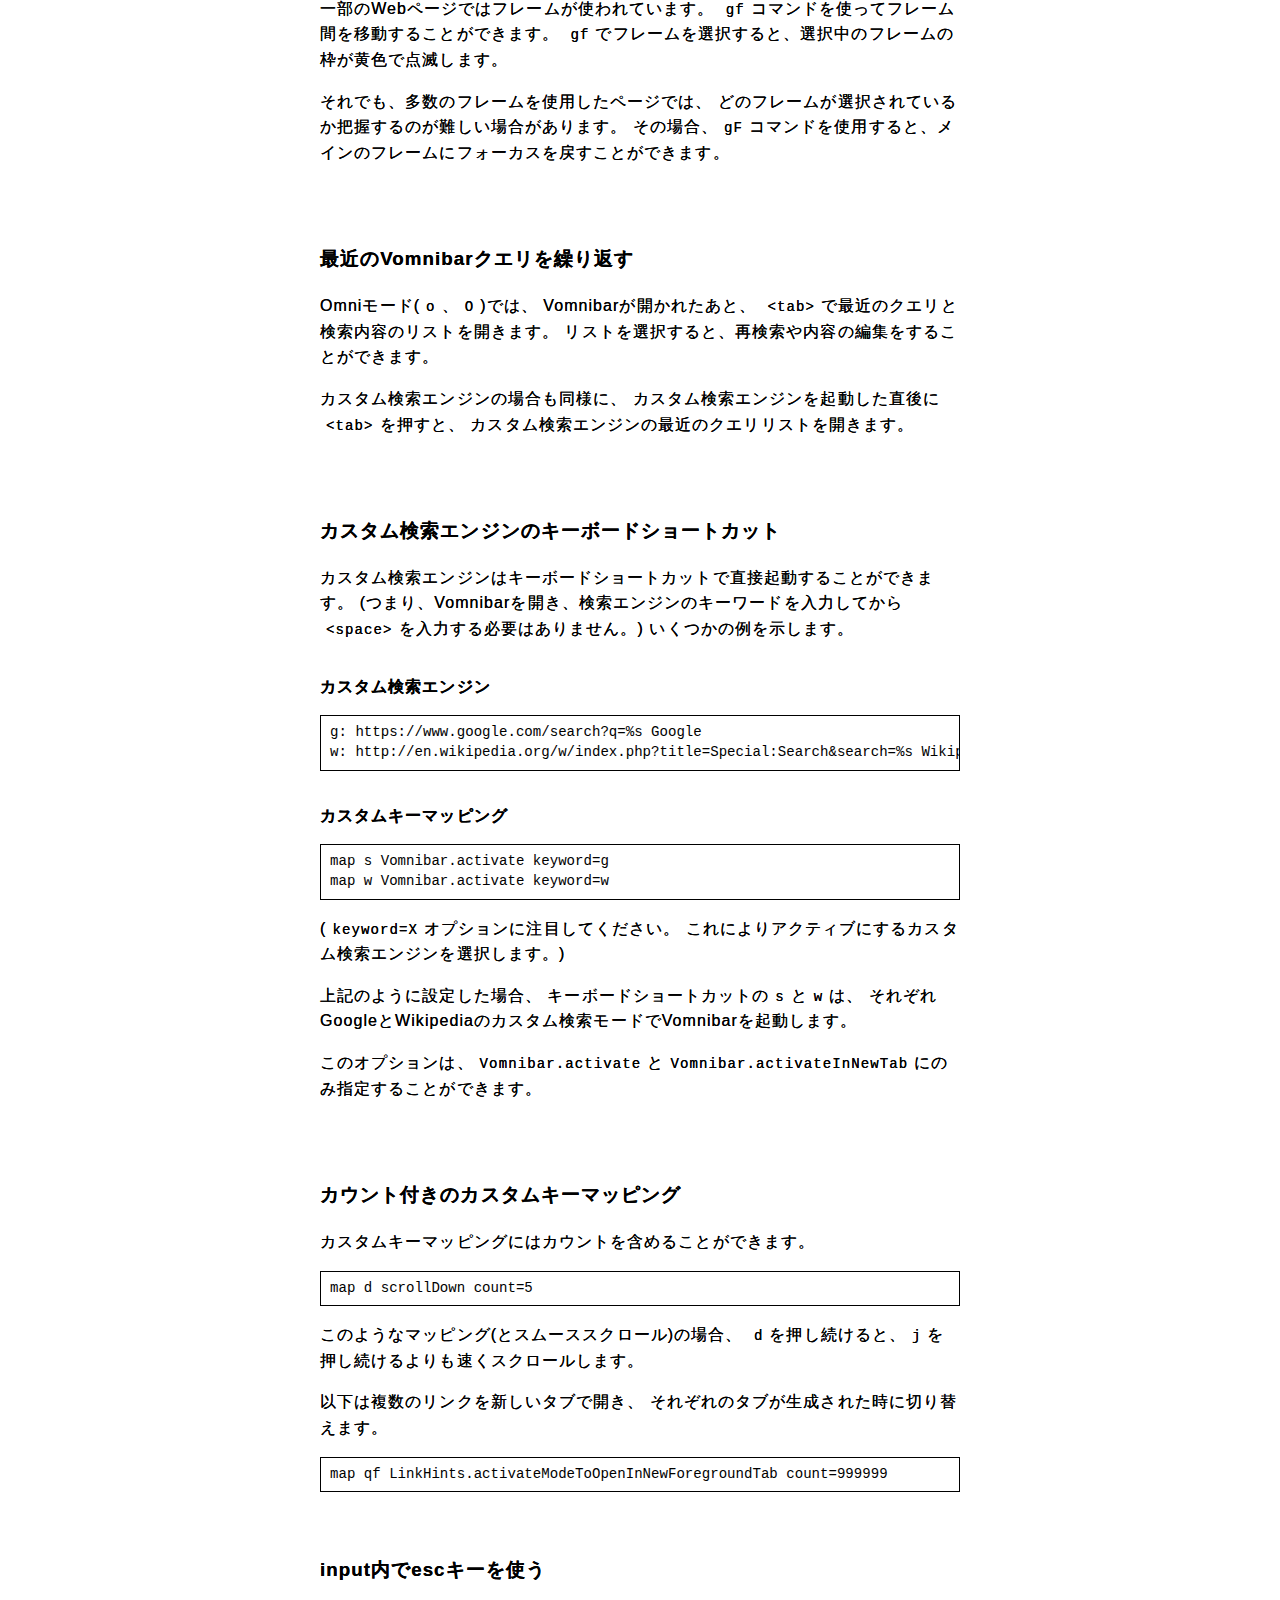
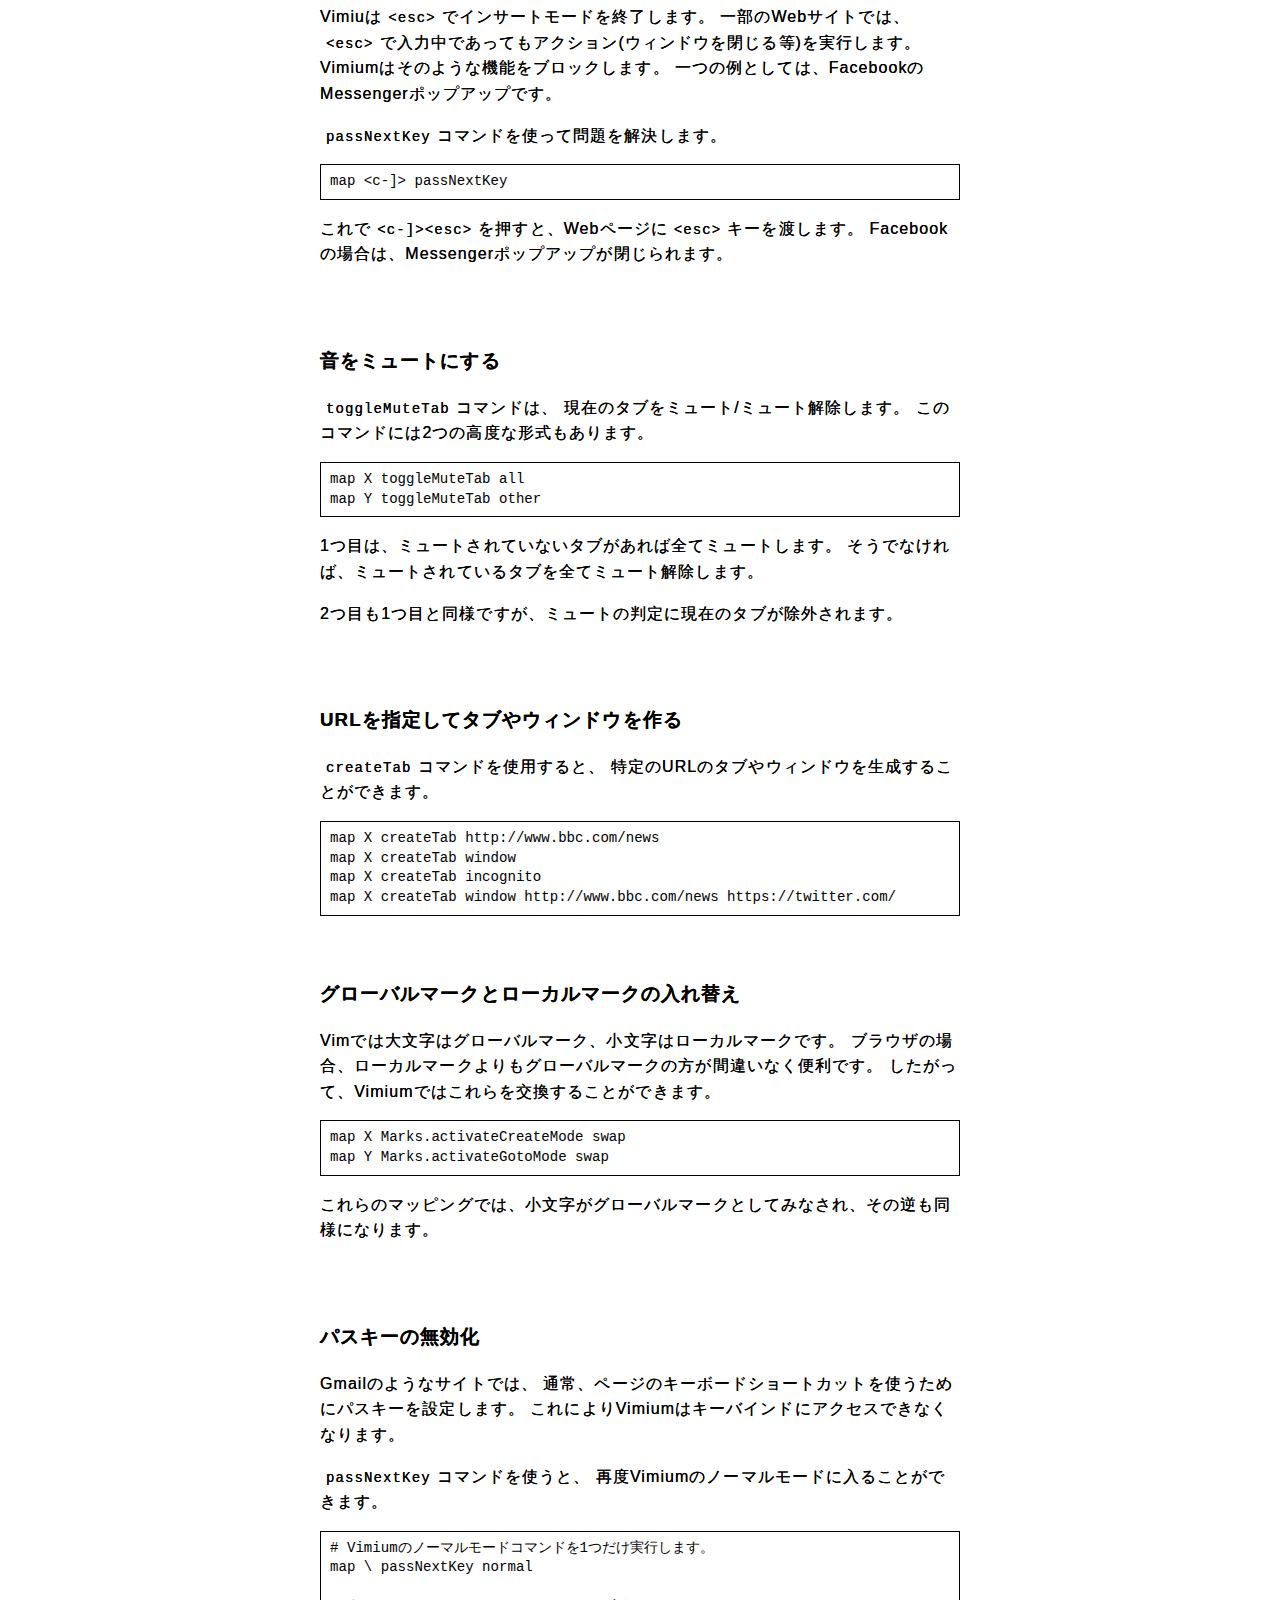
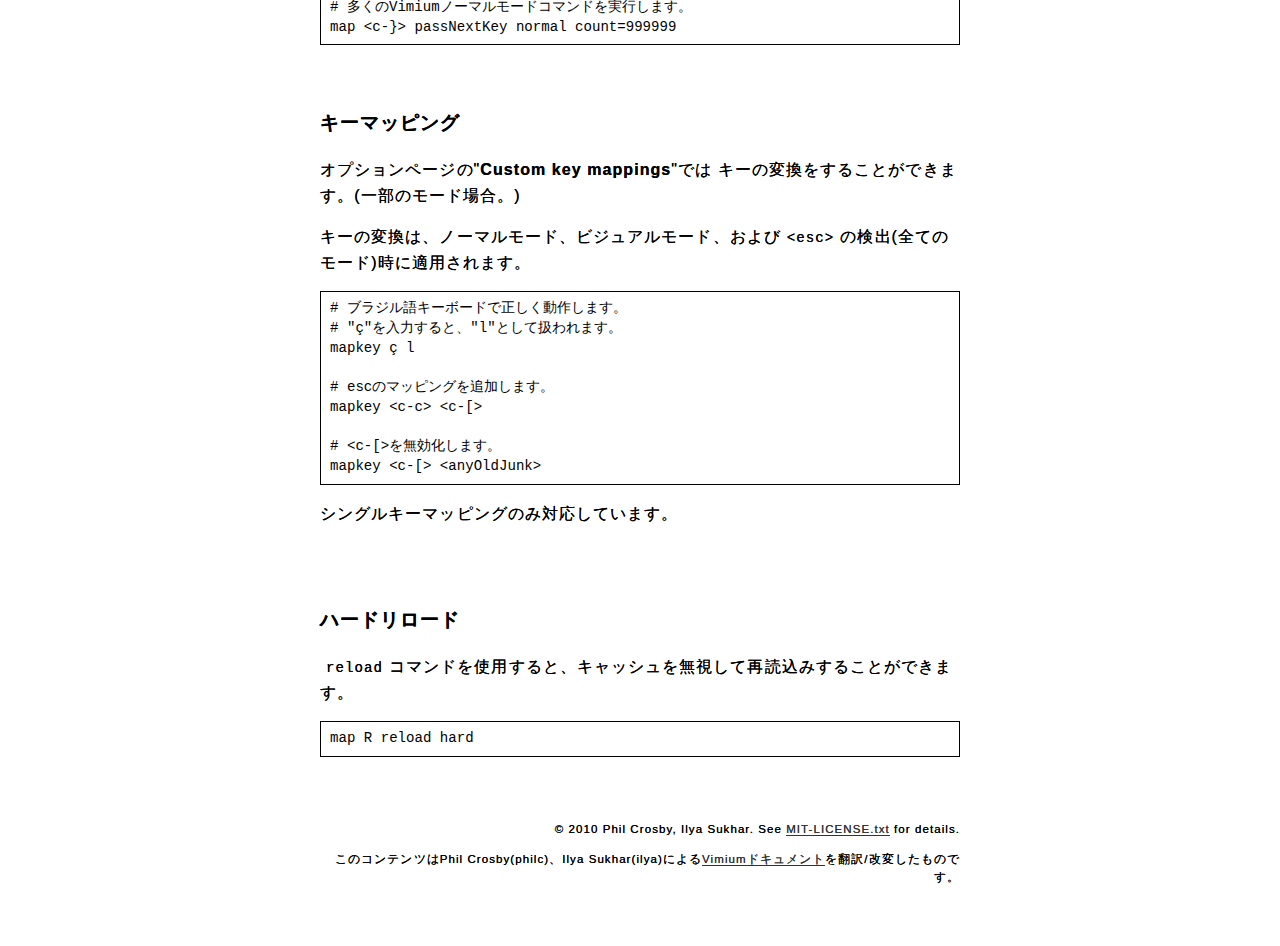
<file: tipsAndTricks.html>
<!DOCTYPE html>
<html lang="ja">
  <head>
    <meta charset="UTF-8">
    <meta name="viewport" content="width=device-width, initial-scale=1">
    <title>Tips and Tricks | Vimium - にほんご。</title>
    <meta http-equiv="X-UA-Compatible" content="IE=edge">
    <meta property="og:title" content="Tips and Tricks | Vimium - にほんご。">
    <meta property="og:url">
    <meta property="og:type" content="article">
    <link rel="icon" href="https://tr.you84815.space/vimium/favicon.ico">
    <link rel="stylesheet" type="text/css" href="./css/main.css">
    <link id="theme_style" rel="stylesheet" type="text/css" href="">
    <script id="srcTheme" src="./js/toggleTheme.js" data-dir="vimium"></script>
    <script>
      (function(i,s,o,g,r,a,m){i['GoogleAnalyticsObject']=r;i[r]=i[r]||function(){
      (i[r].q=i[r].q||[]).push(arguments)},i[r].l=1*new Date();a=s.createElement(o),
      m=s.getElementsByTagName(o)[0];a.async=1;a.src=g;m.parentNode.insertBefore(a,m)
      })(window,document,'script','https://www.google-analytics.com/analytics.js','ga');
      ga('create', 'UA-106478577-1', 'auto');
    </script>
  </head>
  <body>
    <div id="container">
      <header>
        <div class="icon"><a class="no-barba" href="https://tr.you84815.space/">
            <svg width="16" height="16">
              <rect width="16" height="16" fill="#e0e0e0"></rect>
            </svg></a></div>
        <div class="navi_toggle" onclick="toggleMenu()">
          <svg id="menu_close" width="24" height="24" viewBox="0 0 24 24">
            <path d="M19 6.41L17.59 5 12 10.59 6.41 5 5 6.41 10.59 12 5 17.59 6.41 19 12 13.41 17.59 19 19 17.59 13.41 12z"></path>
            <path d="M0 0h24v24H0z" fill="none"></path>
          </svg>
          <svg id="menu_open" width="24" height="24" viewBox="0 0 24 24">
            <path d="M0 0h24v24H0z" fill="none"></path>
            <path d="M3 18h18v-2H3v2zm0-5h18v-2H3v2zm0-7v2h18V6H3z"></path>
          </svg>
        </div>
        <div class="title">Vimium - <a class="no-barba" href="https://tr.you84815.space/">にほんご。</a></div><span id="toggleTheme">
          <svg role="img" width="16" height="16" xmlns="http://www.w3.org/2000/svg" viewBox="0 0 512 512">
            <path d="M8 256c0 136.966 111.033 248 248 248s248-111.034 248-248S392.966 8 256 8 8 119.033 8 256zm248 184V72c101.705 0 184 82.311 184 184 0 101.705-82.311 184-184 184z"></path>
          </svg></span>
      </header>
      <div class="navi" id="navi">
        <ul class="menu">
          <li><a class="index" href="./index.html">Home</a></li>
          <li><a class="introduction" href="./introduction.html">Introduction</a></li>
          <li><a class="keyboardBindings" href="./keyboardBindings.html">Keyboard Bindings</a>
            <ul class="hidden" id="navi_keyboardBindings">
              <li><a href="./keyboardBindings.html#currentPage">現在ページの操作</a></li>
              <li><a href="./keyboardBindings.html#newPages">新規ページへの操作</a></li>
              <li><a href="./keyboardBindings.html#find">ページ内検索</a></li>
              <li><a href="./keyboardBindings.html#history">履歴操作</a></li>
              <li><a href="./keyboardBindings.html#tabs">タブの操作</a></li>
              <li><a href="./keyboardBindings.html#marks">マーク操作</a></li>
              <li><a href="./keyboardBindings.html#advanced">さらに高度なコマンド</a></li>
            </ul>
          </li>
          <li><a class="visualMode" href="./visualMode.html">Visual Mode</a></li>
          <li><a class="findMode" href="./findMode.html">Find Mode</a></li>
          <li><a class="usingLinkHints" href="./usingLinkHints.html">Using Link Hints</a>
            <ul class="hidden" id="navi_usingLinkHints">
              <li><a href="./usingLinkHints.html#alphabet">アルファベットヒント</a></li>
              <li><a href="./usingLinkHints.html#filtered">ナンバーヒント</a></li>
              <li><a href="./usingLinkHints.html#hidden">隠れたヒントマーカー</a></li>
            </ul>
          </li>
          <li><a class="searchCompletion" href="./searchCompletion.html">Search Completion</a></li>
          <li><a class="customKeyMappings" href="./customKeyMappings.html">Custom Key Mappings</a></li>
          <li><a class="searchEngines" href="./searchEngines.html">Search Engines</a></li>
          <li><a class="keyMappings" href="./keyMappings.html">Key Mappings</a>
            <ul class="hidden" id="navi_keyMappings">
              <li><a href="./keyMappings.html#emacs">Emacs</a></li>
              <li><a href="./keyMappings.html#kakoune">Kakoune</a></li>
              <li><a href="./keyMappings.html#russian">ロシア語キーボード</a></li>
              <li><a href="./keyMappings.html#bulgarian">ブルガリア語キーボード</a></li>
              <li><a href="./keyMappings.html#hebrew">ヘブライ語キーボード</a></li>
              <li><a href="./keyMappings.html#mongolian">モンゴル語キーボード</a></li>
              <li><a href="./keyMappings.html#georgian">グルジア語キーボード</a></li>
            </ul>
          </li>
          <li><a class="disablingVimium" href="./disablingVimium.html">Disabling Vimium</a>
            <ul class="hidden" id="navi_disablingVimium">
              <li><a href="./disablingVimium.html#partially">一部無効化</a></li>
              <li><a href="./disablingVimium.html#wholly">全体的に無効化</a></li>
              <li><a href="./disablingVimium.html#temporarily">一時的に無効化</a></li>
            </ul>
          </li>
          <li><a class="tipsAndTricks active" href="./tipsAndTricks.html">Tips and Tricks</a></li>
          <li><a class="faq" href="./faq.html">FAQ</a></li>
          <li><a class="vimrc" href="./vimrc.html">.vimrc</a></li>
          <li><a class="otherBrowser" href="./otherBrowser.html">Alternative Vimium for Other Browser</a>
            <ul class="hidden" id="navi_otherBrowser">
              <li><a href="./otherBrowser.html#firefox">Firefoxサポート</a></li>
              <li><a href="./otherBrowser.html#other">その他のブラウザ</a></li>
            </ul>
          </li>
        </ul>
      </div>
      <div id="content">
        <div id="main">
          <div id="barba-wrapper">
            <div class="barba-container">
              <h1>Tips and Tricks</h1>
              <div id="update_date"><span>更新日: 2018.07.05
</span>
              </div>
              <h2>tipsとテクニック</h2>
              <h3>Vomnibarでの移動。</h3>
              <p>
                Vomnibarが開いており、リストが表示されている場合
                <code>&#x3C;tab&#x3E;</code>/<code>&#x3C;shift&#x3E;&#x3C;tab&#x3E;</code>、
                <code>c-n</code>/<code>c-p</code>、
                <code>c-j</code>/<code>c-k</code>でカーソルを上下に移動することができます。
              </p><br>
              <h3>最近アクセスしたタブ</h3>
              <p>Vomnibarがタブモードの時(デフォルトでは<code>T</code>)、タブは最近表示したものから順に並べられます。</p>
              <ul>
                <li><code>T&#x3C;enter&#x3E;</code>は最近表示したタブに移動します。</li>
                <li><code>T&#x3C;tab&#x3E;&#x3C;enter&#x3E;</code>は2つ前に表示していたタブに移動します。</li>
                <li>3つ前以前も同様です</li>
              </ul><br>
              <h3>カウンタプレフィックス</h3>
              <p>
                Vimのように、多くのVimiumコマンドもカウンタプレフィックスを付与することができます。
                例えば、<code>K</code>は1つの右のタブに移動し、<code>3K</code>は3つ右のタブに移動します。
              </p><br>
              <h3>フォルダ別のブックマーク検索</h3>
              <p>
                Vomnibarがブックマークモードの場合は、
                フォルダごとにブックマークを検索することができます。
                クエリに<code>/</code>を含めることで、
                ブックマークフォルダ名<sup>*1</sup>をマッチさせます。
                例えば、"Mobile bookmarks"フォルダ内のBBCに関するブックマークを検索するには以下のように指定します。
              </p>
              <pre><code class="txt">/mob bbc</code></pre>
              <blockquote>*1 フォルダ名は日本語も対応しています。</blockquote><br>
              <h3>スムーススクロール</h3>
              <p>
                スムーススクロールが有効な場合、
                <code>j</code>または<code>k</code>を長押しすると、ページがスムーズに上下します。
                速度が遅すぎたり、速すぎる場合は、オプションページの"<b>Scroll step size</b>"で調整することができます。
              </p>
              <p>
                スムーススクロールはデフォルトでは有効になっていますが、
                オプションページの"<b>Use smooth scrolling</b>"で無効にすることができます。
              </p><br>
              <h3>フレーム</h3>
              <p>
                一部のWebページではフレームが使われています。
                <code>gf</code>コマンドを使ってフレーム間を移動することができます。
                <code>gf</code>でフレームを選択すると、選択中のフレームの枠が黄色で点滅します。
              </p>
              <p>
                それでも、多数のフレームを使用したページでは、
                どのフレームが選択されているか把握するのが難しい場合があります。
                その場合、<code>gF</code>コマンドを使用すると、メインのフレームにフォーカスを戻すことができます。
              </p><br>
              <h3>最近のVomnibarクエリを繰り返す</h3>
              <p>Omniモード(<code>o</code>、<code>O</code>)では、
                Vomnibarが開かれたあと、
                <code>&#x3C;tab&#x3E;</code>で最近のクエリと検索内容のリストを開きます。
                リストを選択すると、再検索や内容の編集をすることができます。
              </p>
              <p>
                カスタム検索エンジンの場合も同様に、
                カスタム検索エンジンを起動した直後に<code>&#x3C;tab&#x3E;</code>を押すと、
                カスタム検索エンジンの最近のクエリリストを開きます。
              </p><br>
              <h3>カスタム検索エンジンのキーボードショートカット</h3>
              <p>
                カスタム検索エンジンはキーボードショートカットで直接起動することができます。
                (つまり、Vomnibarを開き、検索エンジンのキーワードを入力してから<code>&#x3C;space&#x3E;</code>を入力する必要はありません。)
                いくつかの例を示します。
              </p>
              <h4>カスタム検索エンジン</h4>
              <pre><code class="txt">g: https://www.google.com/search?q=%s Google
w: http://en.wikipedia.org/w/index.php?title=Special:Search&search=%s Wikipedia</code></pre>
              <h4>カスタムキーマッピング</h4>
              <pre><code class="txt">map s Vomnibar.activate keyword=g
map w Vomnibar.activate keyword=w</code></pre>
              <p>(<code>keyword=X</code>オプションに注目してください。
                これによりアクティブにするカスタム検索エンジンを選択します。)
              </p>
              <p>
                上記のように設定した場合、
                キーボードショートカットの<code>s</code>と<code>w</code>は、
                それぞれGoogleとWikipediaのカスタム検索モードでVomnibarを起動します。
              </p>
              <p>このオプションは、<code>Vomnibar.activate</code>と<code>Vomnibar.activateInNewTab</code>にのみ指定することができます。</p><br>
              <h3>カウント付きのカスタムキーマッピング</h3>
              <p>カスタムキーマッピングにはカウントを含めることができます。</p>
              <pre><code class="txt">map d scrollDown count=5</code></pre>
              <p>
                このようなマッピング(とスムーススクロール)の場合、
                <code>d</code>を押し続けると、<code>j</code>を押し続けるよりも速くスクロールします。
              </p>
              <p>
                以下は複数のリンクを新しいタブで開き、
                それぞれのタブが生成された時に切り替えます。
              </p>
              <pre><code class="txt">map qf LinkHints.activateModeToOpenInNewForegroundTab count=999999</code></pre><br>
              <h3>input内でescキーを使う</h3>
              <p>Vimiuは<code>&#x3C;esc&#x3E;</code>でインサートモードを終了します。
                一部のWebサイトでは、
                <code>&#x3C;esc&#x3E;</code>で入力中であってもアクション(ウィンドウを閉じる等)を実行します。
                Vimiumはそのような機能をブロックします。
                一つの例としては、FacebookのMessengerポップアップです。
              </p>
              <p><code>passNextKey</code>コマンドを使って問題を解決します。</p>
              <pre><code class="txt">map &#x3C;c-]&#x3E; passNextKey</code></pre>
              <p>これで<code>&#x3C;c-]&#x3E;&#x3C;esc&#x3E;</code>を押すと、Webページに<code>&#x3C;esc&#x3E;</code>キーを渡します。
                Facebookの場合は、Messengerポップアップが閉じられます。
              </p><br>
              <h3>音をミュートにする</h3>
              <p><code>toggleMuteTab</code>コマンドは、
                現在のタブをミュート/ミュート解除します。
                このコマンドには2つの高度な形式もあります。
              </p>
              <pre><code class="txt">map X toggleMuteTab all
map Y toggleMuteTab other</code></pre>
              <p>
                1つ目は、ミュートされていないタブがあれば全てミュートします。
                そうでなければ、ミュートされているタブを全てミュート解除します。
              </p>
              <p>2つ目も1つ目と同様ですが、ミュートの判定に現在のタブが除外されます。</p><br>
              <h3>URLを指定してタブやウィンドウを作る</h3>
              <p><code>createTab</code>コマンドを使用すると、
                特定のURLのタブやウィンドウを生成することができます。
              </p>
              <pre><code class="txt">map X createTab http://www.bbc.com/news
map X createTab window
map X createTab incognito
map X createTab window http://www.bbc.com/news https://twitter.com/</code></pre><br>
              <h3>グローバルマークとローカルマークの入れ替え</h3>
              <p>
                Vimでは大文字はグローバルマーク、小文字はローカルマークです。
                ブラウザの場合、ローカルマークよりもグローバルマークの方が間違いなく便利です。
                したがって、Vimiumではこれらを交換することができます。
              </p>
              <pre><code class="txt">map X Marks.activateCreateMode swap
map Y Marks.activateGotoMode swap</code></pre>
              <p>これらのマッピングでは、小文字がグローバルマークとしてみなされ、その逆も同様になります。</p><br>
              <h3>パスキーの無効化</h3>
              <p>
                Gmailのようなサイトでは、
                通常、ページのキーボードショートカットを使うためにパスキーを設定します。
                これによりVimiumはキーバインドにアクセスできなくなります。
              </p>
              <p><code>passNextKey</code>コマンドを使うと、
                再度Vimiumのノーマルモードに入ることができます。
              </p>
              <pre><code class="txt"># Vimiumのノーマルモードコマンドを1つだけ実行します。
map \ passNextKey normal
 
# 多くのVimiumノーマルモードコマンドを実行します。
map &#x3C;c-}&#x3E; passNextKey normal count=999999</code></pre><br>
              <h3>キーマッピング</h3>
              <p>オプションページの"<b>Custom key mappings</b>"では
                キーの変換をすることができます。(一部のモード場合。)
              </p>
              <p>キーの変換は、ノーマルモード、ビジュアルモード、および<code>&#x3C;esc&#x3E;</code>の検出(全てのモード)時に適用されます。</p>
              <pre><code class="txt"># ブラジル語キーボードで正しく動作します。
# &#x22;ç&#x22;を入力すると、&#x22;l&#x22;として扱われます。
mapkey ç l
 
# escのマッピングを追加します。
mapkey &#x3C;c-c&#x3E; &#x3C;c-[&#x3E;
 
# &#x3C;c-[&#x3E;を無効化します。
mapkey &#x3C;c-[&#x3E; &#x3C;anyOldJunk&#x3E;</code></pre>
              <p>シングルキーマッピングのみ対応しています。</p><br>
              <h3>ハードリロード</h3>
              <p><code>reload</code>コマンドを使用すると、キャッシュを無視して再読込みすることができます。</p>
              <pre><code class="txt">map R reload hard</code></pre><br><br>
              <div class="license">
                <p>
                  &copy; 2010
                    Phil Crosby, Ilya Sukhar. See <a href="https://github.com/philc/vimium/blob/master/MIT-LICENSE.txt">MIT-LICENSE.txt</a> for details.
                </p>
                <p>このコンテンツはPhil Crosby(philc)、Ilya Sukhar(ilya)による<a href="https://github.com/philc/vimium">Vimiumドキュメント</a>を翻訳/改変したものです。</p>
              </div>
            </div>
          </div>
        </div>
      </div>
      <footer><span>&copy; <span id="copy_year">2017</span> tobijibu</span></footer>
    </div>
    <noscript id="deferred-styles">
      <link href="./css/lazy.css" rel="stylesheet">
    </noscript>
    <script src="./js/main.js" defer></script>
    <div id="src" hidden></div>
  </body>
</html>
</file>
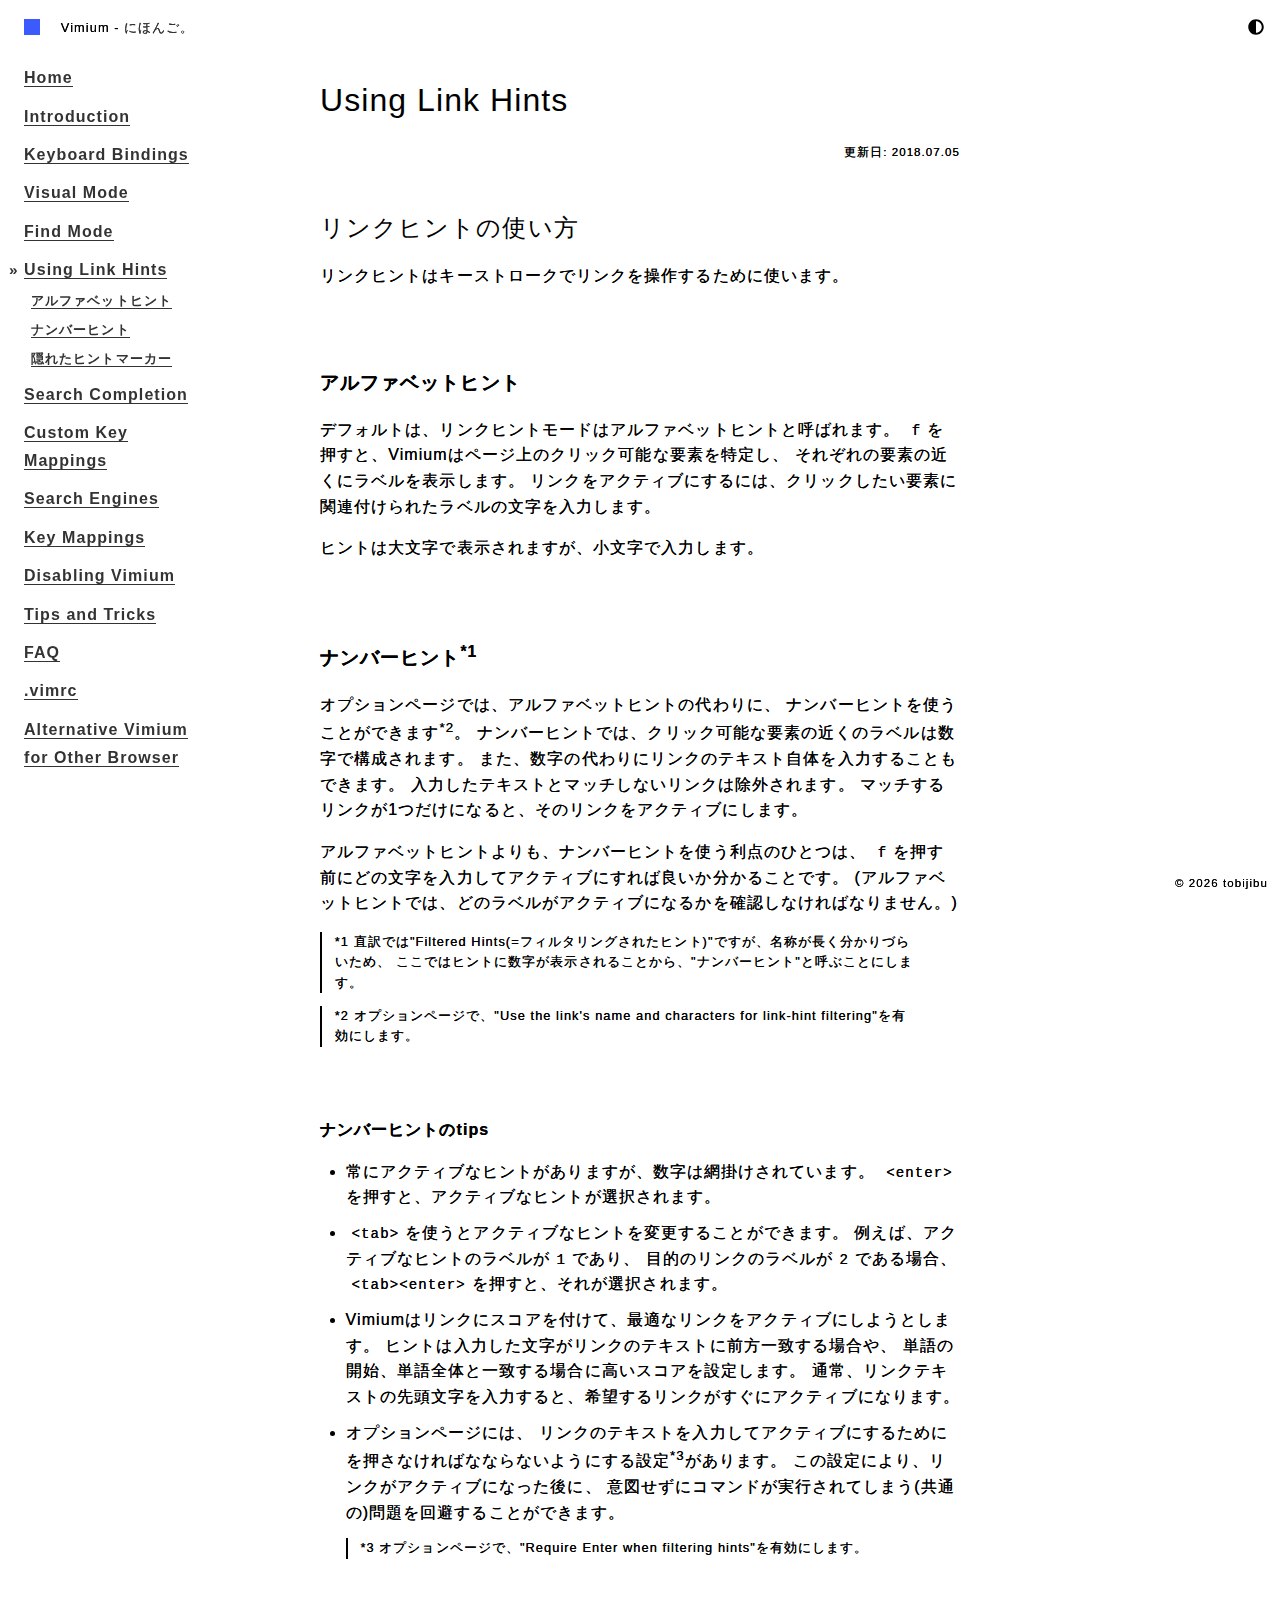
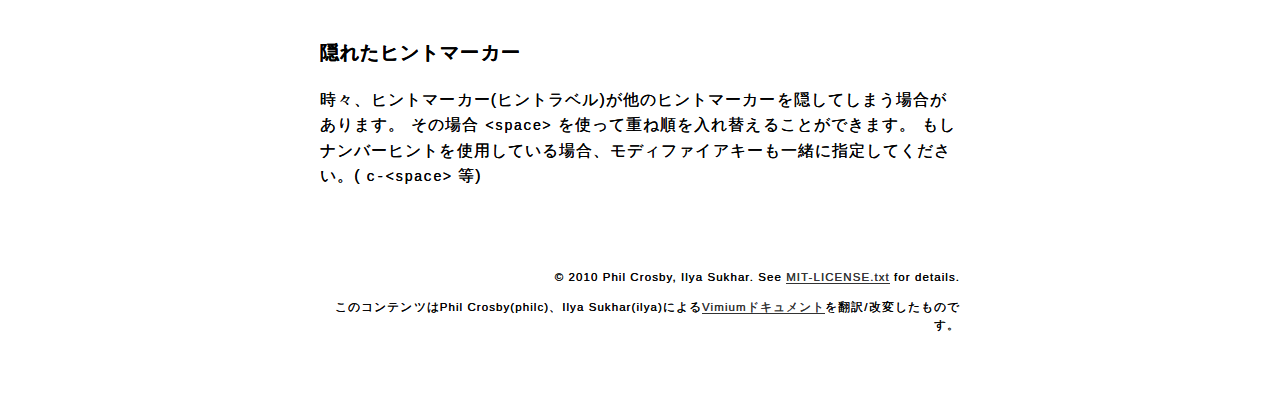
<file: usingLinkHints.html>
<!DOCTYPE html>
<html lang="ja">
  <head>
    <meta charset="UTF-8">
    <meta name="viewport" content="width=device-width, initial-scale=1">
    <title>Using Link Hints | Vimium - にほんご。</title>
    <meta http-equiv="X-UA-Compatible" content="IE=edge">
    <meta property="og:title" content="Using Link Hints | Vimium - にほんご。">
    <meta property="og:url">
    <meta property="og:type" content="article">
    <link rel="icon" href="https://tr.you84815.space/vimium/favicon.ico">
    <link rel="stylesheet" type="text/css" href="./css/main.css">
    <link id="theme_style" rel="stylesheet" type="text/css" href="">
    <script id="srcTheme" src="./js/toggleTheme.js" data-dir="vimium"></script>
    <script>
      (function(i,s,o,g,r,a,m){i['GoogleAnalyticsObject']=r;i[r]=i[r]||function(){
      (i[r].q=i[r].q||[]).push(arguments)},i[r].l=1*new Date();a=s.createElement(o),
      m=s.getElementsByTagName(o)[0];a.async=1;a.src=g;m.parentNode.insertBefore(a,m)
      })(window,document,'script','https://www.google-analytics.com/analytics.js','ga');
      ga('create', 'UA-106478577-1', 'auto');
    </script>
  </head>
  <body>
    <div id="container">
      <header>
        <div class="icon"><a class="no-barba" href="https://tr.you84815.space/">
            <svg width="16" height="16">
              <rect width="16" height="16" fill="#e0e0e0"></rect>
            </svg></a></div>
        <div class="navi_toggle" onclick="toggleMenu()">
          <svg id="menu_close" width="24" height="24" viewBox="0 0 24 24">
            <path d="M19 6.41L17.59 5 12 10.59 6.41 5 5 6.41 10.59 12 5 17.59 6.41 19 12 13.41 17.59 19 19 17.59 13.41 12z"></path>
            <path d="M0 0h24v24H0z" fill="none"></path>
          </svg>
          <svg id="menu_open" width="24" height="24" viewBox="0 0 24 24">
            <path d="M0 0h24v24H0z" fill="none"></path>
            <path d="M3 18h18v-2H3v2zm0-5h18v-2H3v2zm0-7v2h18V6H3z"></path>
          </svg>
        </div>
        <div class="title">Vimium - <a class="no-barba" href="https://tr.you84815.space/">にほんご。</a></div><span id="toggleTheme">
          <svg role="img" width="16" height="16" xmlns="http://www.w3.org/2000/svg" viewBox="0 0 512 512">
            <path d="M8 256c0 136.966 111.033 248 248 248s248-111.034 248-248S392.966 8 256 8 8 119.033 8 256zm248 184V72c101.705 0 184 82.311 184 184 0 101.705-82.311 184-184 184z"></path>
          </svg></span>
      </header>
      <div class="navi" id="navi">
        <ul class="menu">
          <li><a class="index" href="./index.html">Home</a></li>
          <li><a class="introduction" href="./introduction.html">Introduction</a></li>
          <li><a class="keyboardBindings" href="./keyboardBindings.html">Keyboard Bindings</a>
            <ul class="hidden" id="navi_keyboardBindings">
              <li><a href="./keyboardBindings.html#currentPage">現在ページの操作</a></li>
              <li><a href="./keyboardBindings.html#newPages">新規ページへの操作</a></li>
              <li><a href="./keyboardBindings.html#find">ページ内検索</a></li>
              <li><a href="./keyboardBindings.html#history">履歴操作</a></li>
              <li><a href="./keyboardBindings.html#tabs">タブの操作</a></li>
              <li><a href="./keyboardBindings.html#marks">マーク操作</a></li>
              <li><a href="./keyboardBindings.html#advanced">さらに高度なコマンド</a></li>
            </ul>
          </li>
          <li><a class="visualMode" href="./visualMode.html">Visual Mode</a></li>
          <li><a class="findMode" href="./findMode.html">Find Mode</a></li>
          <li><a class="usingLinkHints active" href="./usingLinkHints.html">Using Link Hints</a>
            <ul id="navi_usingLinkHints">
              <li><a href="./usingLinkHints.html#alphabet">アルファベットヒント</a></li>
              <li><a href="./usingLinkHints.html#filtered">ナンバーヒント</a></li>
              <li><a href="./usingLinkHints.html#hidden">隠れたヒントマーカー</a></li>
            </ul>
          </li>
          <li><a class="searchCompletion" href="./searchCompletion.html">Search Completion</a></li>
          <li><a class="customKeyMappings" href="./customKeyMappings.html">Custom Key Mappings</a></li>
          <li><a class="searchEngines" href="./searchEngines.html">Search Engines</a></li>
          <li><a class="keyMappings" href="./keyMappings.html">Key Mappings</a>
            <ul class="hidden" id="navi_keyMappings">
              <li><a href="./keyMappings.html#emacs">Emacs</a></li>
              <li><a href="./keyMappings.html#kakoune">Kakoune</a></li>
              <li><a href="./keyMappings.html#russian">ロシア語キーボード</a></li>
              <li><a href="./keyMappings.html#bulgarian">ブルガリア語キーボード</a></li>
              <li><a href="./keyMappings.html#hebrew">ヘブライ語キーボード</a></li>
              <li><a href="./keyMappings.html#mongolian">モンゴル語キーボード</a></li>
              <li><a href="./keyMappings.html#georgian">グルジア語キーボード</a></li>
            </ul>
          </li>
          <li><a class="disablingVimium" href="./disablingVimium.html">Disabling Vimium</a>
            <ul class="hidden" id="navi_disablingVimium">
              <li><a href="./disablingVimium.html#partially">一部無効化</a></li>
              <li><a href="./disablingVimium.html#wholly">全体的に無効化</a></li>
              <li><a href="./disablingVimium.html#temporarily">一時的に無効化</a></li>
            </ul>
          </li>
          <li><a class="tipsAndTricks" href="./tipsAndTricks.html">Tips and Tricks</a></li>
          <li><a class="faq" href="./faq.html">FAQ</a></li>
          <li><a class="vimrc" href="./vimrc.html">.vimrc</a></li>
          <li><a class="otherBrowser" href="./otherBrowser.html">Alternative Vimium for Other Browser</a>
            <ul class="hidden" id="navi_otherBrowser">
              <li><a href="./otherBrowser.html#firefox">Firefoxサポート</a></li>
              <li><a href="./otherBrowser.html#other">その他のブラウザ</a></li>
            </ul>
          </li>
        </ul>
      </div>
      <div id="content">
        <div id="main">
          <div id="barba-wrapper">
            <div class="barba-container">
              <h1>Using Link Hints</h1>
              <div id="update_date"><span>更新日: 2018.07.05
</span>
              </div>
              <h2>リンクヒントの使い方</h2>
              <p>リンクヒントはキーストロークでリンクを操作するために使います。</p><br>
              <h3 id="alphabet">アルファベットヒント</h3>
              <p>
                デフォルトは、リンクヒントモードはアルファベットヒントと呼ばれます。
                <code>f</code>を押すと、Vimiumはページ上のクリック可能な要素を特定し、
                それぞれの要素の近くにラベルを表示します。
                リンクをアクティブにするには、クリックしたい要素に関連付けられたラベルの文字を入力します。
              </p>
              <p>ヒントは大文字で表示されますが、小文字で入力します。</p><br>
              <h3 id="filtered">ナンバーヒント<sup>*1</sup></h3>
              <p>
                オプションページでは、アルファベットヒントの代わりに、
                ナンバーヒントを使うことができます<sup>*2</sup>。
                ナンバーヒントでは、クリック可能な要素の近くのラベルは数字で構成されます。
                また、数字の代わりにリンクのテキスト自体を入力することもできます。
                入力したテキストとマッチしないリンクは除外されます。
                マッチするリンクが1つだけになると、そのリンクをアクティブにします。
              </p>
              <p>
                アルファベットヒントよりも、ナンバーヒントを使う利点のひとつは、
                <code>f</code>を押す前にどの文字を入力してアクティブにすれば良いか分かることです。
                (アルファベットヒントでは、どのラベルがアクティブになるかを確認しなければなりません。)
              </p>
              <blockquote>
                *1 直訳では"Filtered Hints(=フィルタリングされたヒント)"ですが、名称が長く分かりづらいため、
                ここではヒントに数字が表示されることから、"ナンバーヒント"と呼ぶことにします。
              </blockquote>
              <blockquote>*2 オプションページで、"Use the link's name and characters for link-hint filtering"を有効にします。</blockquote><br>
              <h4>ナンバーヒントのtips</h4>
              <ul>
                <li>
                  常にアクティブなヒントがありますが、数字は網掛けされています。
                  <code>&#x3C;enter&#x3E;</code>を押すと、アクティブなヒントが選択されます。
                </li>
                <li><code>&#x3C;tab&#x3E;</code>を使うとアクティブなヒントを変更することができます。
                  例えば、アクティブなヒントのラベルが<code>1</code>であり、
                  目的のリンクのラベルが<code>2</code>である場合、
                  <code>&#x3C;tab&#x3E;&#x3C;enter&#x3E;</code>を押すと、それが選択されます。
                </li>
                <li>
                  Vimiumはリンクにスコアを付けて、最適なリンクをアクティブにしようとします。
                  ヒントは入力した文字がリンクのテキストに前方一致する場合や、
                  単語の開始、単語全体と一致する場合に高いスコアを設定します。
                  通常、リンクテキストの先頭文字を入力すると、希望するリンクがすぐにアクティブになります。
                </li>
                <li>
                  オプションページには、
                  リンクのテキストを入力してアクティブにするために<code><enter></code>を押さなければなならないようにする設定<sup>*3</sup>があります。
                  この設定により、リンクがアクティブになった後に、
                  意図せずにコマンドが実行されてしまう(共通の)問題を回避することができます。
                  <blockquote>*3 オプションページで、"Require Enter when filtering hints"を有効にします。</blockquote>
                </li>
              </ul><br>
              <h3 id="hidden">隠れたヒントマーカー</h3>
              <p>
                時々、ヒントマーカー(ヒントラベル)が他のヒントマーカーを隠してしまう場合があります。
                その場合<code>&#x3C;space&#x3E;</code>を使って重ね順を入れ替えることができます。
                もしナンバーヒントを使用している場合、モディファイアキーも一緒に指定してください。(<code>c-&#x3C;space&#x3E;</code>等)
              </p><br><br>
              <div class="license">
                <p>
                  &copy; 2010
                    Phil Crosby, Ilya Sukhar. See <a href="https://github.com/philc/vimium/blob/master/MIT-LICENSE.txt">MIT-LICENSE.txt</a> for details.
                </p>
                <p>このコンテンツはPhil Crosby(philc)、Ilya Sukhar(ilya)による<a href="https://github.com/philc/vimium">Vimiumドキュメント</a>を翻訳/改変したものです。</p>
              </div>
            </div>
          </div>
        </div>
      </div>
      <footer><span>&copy; <span id="copy_year">2017</span> tobijibu</span></footer>
    </div>
    <noscript id="deferred-styles">
      <link href="./css/lazy.css" rel="stylesheet">
    </noscript>
    <script src="./js/main.js" defer></script>
    <div id="src" hidden></div>
  </body>
</html>
</file>
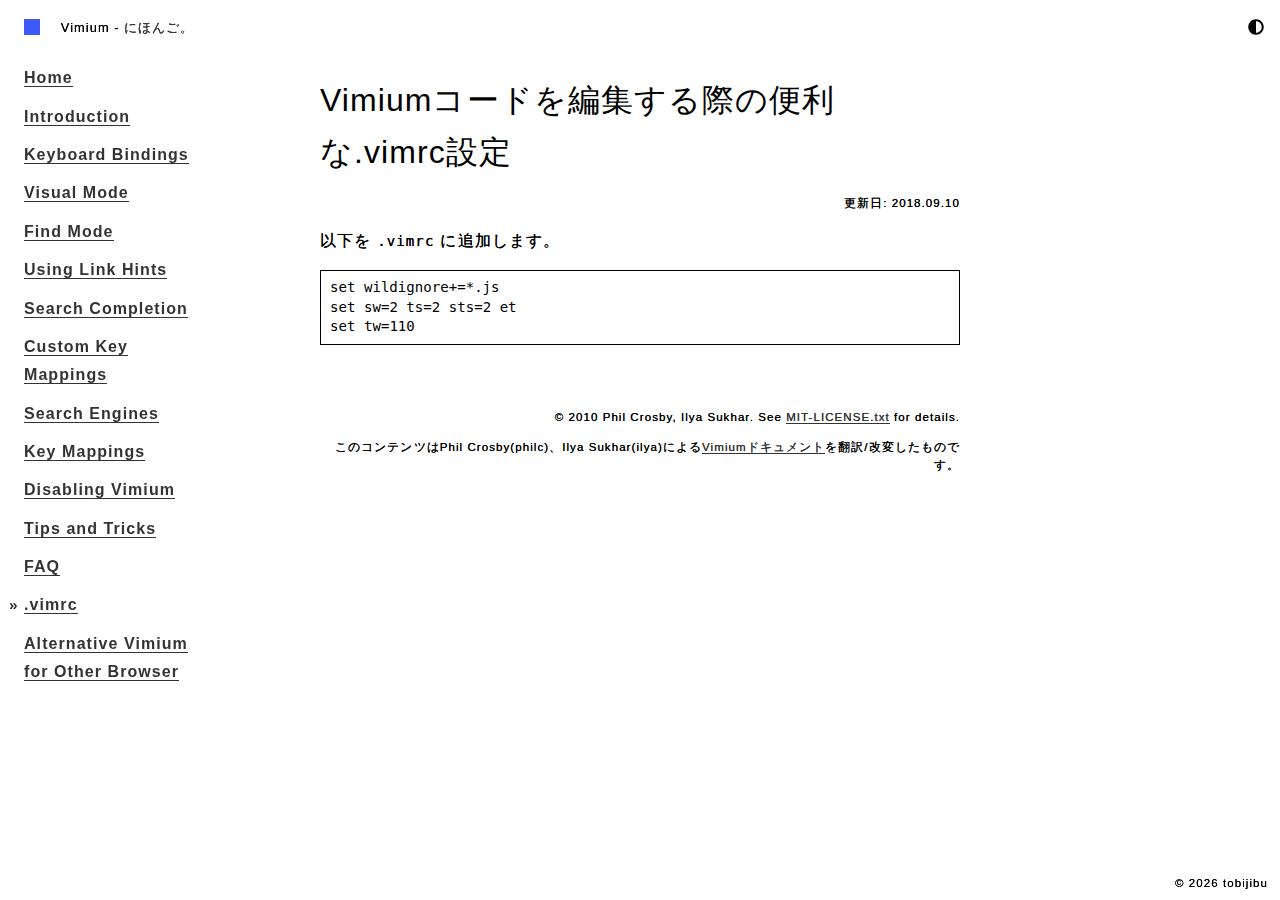
<file: vimrc.html>
<!DOCTYPE html>
<html lang="ja">
  <head>
    <meta charset="UTF-8">
    <meta name="viewport" content="width=device-width, initial-scale=1">
    <title>Vimiumコードを編集する際の便利な.vimrc設定 | Vimium - にほんご。</title>
    <meta http-equiv="X-UA-Compatible" content="IE=edge">
    <meta property="og:title" content="Vimiumコードを編集する際の便利な.vimrc設定 | Vimium - にほんご。">
    <meta property="og:url">
    <meta property="og:type" content="article">
    <link rel="icon" href="https://tr.you84815.space/vimium/favicon.ico">
    <link rel="stylesheet" type="text/css" href="./css/main.css">
    <link id="theme_style" rel="stylesheet" type="text/css" href="">
    <script id="srcTheme" src="./js/toggleTheme.js" data-dir="vimium"></script>
    <script>
      (function(i,s,o,g,r,a,m){i['GoogleAnalyticsObject']=r;i[r]=i[r]||function(){
      (i[r].q=i[r].q||[]).push(arguments)},i[r].l=1*new Date();a=s.createElement(o),
      m=s.getElementsByTagName(o)[0];a.async=1;a.src=g;m.parentNode.insertBefore(a,m)
      })(window,document,'script','https://www.google-analytics.com/analytics.js','ga');
      ga('create', 'UA-106478577-1', 'auto');
    </script>
  </head>
  <body>
    <div id="container">
      <header>
        <div class="icon"><a class="no-barba" href="https://tr.you84815.space/">
            <svg width="16" height="16">
              <rect width="16" height="16" fill="#e0e0e0"></rect>
            </svg></a></div>
        <div class="navi_toggle" onclick="toggleMenu()">
          <svg id="menu_close" width="24" height="24" viewBox="0 0 24 24">
            <path d="M19 6.41L17.59 5 12 10.59 6.41 5 5 6.41 10.59 12 5 17.59 6.41 19 12 13.41 17.59 19 19 17.59 13.41 12z"></path>
            <path d="M0 0h24v24H0z" fill="none"></path>
          </svg>
          <svg id="menu_open" width="24" height="24" viewBox="0 0 24 24">
            <path d="M0 0h24v24H0z" fill="none"></path>
            <path d="M3 18h18v-2H3v2zm0-5h18v-2H3v2zm0-7v2h18V6H3z"></path>
          </svg>
        </div>
        <div class="title">Vimium - <a class="no-barba" href="https://tr.you84815.space/">にほんご。</a></div><span id="toggleTheme">
          <svg role="img" width="16" height="16" xmlns="http://www.w3.org/2000/svg" viewBox="0 0 512 512">
            <path d="M8 256c0 136.966 111.033 248 248 248s248-111.034 248-248S392.966 8 256 8 8 119.033 8 256zm248 184V72c101.705 0 184 82.311 184 184 0 101.705-82.311 184-184 184z"></path>
          </svg></span>
      </header>
      <div class="navi" id="navi">
        <ul class="menu">
          <li><a class="index" href="./index.html">Home</a></li>
          <li><a class="introduction" href="./introduction.html">Introduction</a></li>
          <li><a class="keyboardBindings" href="./keyboardBindings.html">Keyboard Bindings</a>
            <ul class="hidden" id="navi_keyboardBindings">
              <li><a href="./keyboardBindings.html#currentPage">現在ページの操作</a></li>
              <li><a href="./keyboardBindings.html#newPages">新規ページへの操作</a></li>
              <li><a href="./keyboardBindings.html#find">ページ内検索</a></li>
              <li><a href="./keyboardBindings.html#history">履歴操作</a></li>
              <li><a href="./keyboardBindings.html#tabs">タブの操作</a></li>
              <li><a href="./keyboardBindings.html#marks">マーク操作</a></li>
              <li><a href="./keyboardBindings.html#advanced">さらに高度なコマンド</a></li>
            </ul>
          </li>
          <li><a class="visualMode" href="./visualMode.html">Visual Mode</a></li>
          <li><a class="findMode" href="./findMode.html">Find Mode</a></li>
          <li><a class="usingLinkHints" href="./usingLinkHints.html">Using Link Hints</a>
            <ul class="hidden" id="navi_usingLinkHints">
              <li><a href="./usingLinkHints.html#alphabet">アルファベットヒント</a></li>
              <li><a href="./usingLinkHints.html#filtered">ナンバーヒント</a></li>
              <li><a href="./usingLinkHints.html#hidden">隠れたヒントマーカー</a></li>
            </ul>
          </li>
          <li><a class="searchCompletion" href="./searchCompletion.html">Search Completion</a></li>
          <li><a class="customKeyMappings" href="./customKeyMappings.html">Custom Key Mappings</a></li>
          <li><a class="searchEngines" href="./searchEngines.html">Search Engines</a></li>
          <li><a class="keyMappings" href="./keyMappings.html">Key Mappings</a>
            <ul class="hidden" id="navi_keyMappings">
              <li><a href="./keyMappings.html#emacs">Emacs</a></li>
              <li><a href="./keyMappings.html#kakoune">Kakoune</a></li>
              <li><a href="./keyMappings.html#russian">ロシア語キーボード</a></li>
              <li><a href="./keyMappings.html#bulgarian">ブルガリア語キーボード</a></li>
              <li><a href="./keyMappings.html#hebrew">ヘブライ語キーボード</a></li>
              <li><a href="./keyMappings.html#mongolian">モンゴル語キーボード</a></li>
              <li><a href="./keyMappings.html#georgian">グルジア語キーボード</a></li>
            </ul>
          </li>
          <li><a class="disablingVimium" href="./disablingVimium.html">Disabling Vimium</a>
            <ul class="hidden" id="navi_disablingVimium">
              <li><a href="./disablingVimium.html#partially">一部無効化</a></li>
              <li><a href="./disablingVimium.html#wholly">全体的に無効化</a></li>
              <li><a href="./disablingVimium.html#temporarily">一時的に無効化</a></li>
            </ul>
          </li>
          <li><a class="tipsAndTricks" href="./tipsAndTricks.html">Tips and Tricks</a></li>
          <li><a class="faq" href="./faq.html">FAQ</a></li>
          <li><a class="vimrc active" href="./vimrc.html">.vimrc</a></li>
          <li><a class="otherBrowser" href="./otherBrowser.html">Alternative Vimium for Other Browser</a>
            <ul class="hidden" id="navi_otherBrowser">
              <li><a href="./otherBrowser.html#firefox">Firefoxサポート</a></li>
              <li><a href="./otherBrowser.html#other">その他のブラウザ</a></li>
            </ul>
          </li>
        </ul>
      </div>
      <div id="content">
        <div id="main">
          <div id="barba-wrapper">
            <div class="barba-container">
              <h1>Vimiumコードを編集する際の便利な.vimrc設定</h1>
              <div id="update_date"><span>更新日: 2018.09.10
</span>
              </div>
              <p>以下を<code>.vimrc</code>に追加します。</p>
              <pre><code><span class="hljs-keyword">set</span> wildignore+=*.js
<span class="hljs-keyword">set</span> <span class="hljs-keyword">sw</span>=<span class="hljs-number">2</span> <span class="hljs-keyword">ts</span>=<span class="hljs-number">2</span> <span class="hljs-keyword">sts</span>=<span class="hljs-number">2</span> et
<span class="hljs-keyword">set</span> tw=<span class="hljs-number">110</span></code></pre><br><br>
              <div class="license">
                <p>
                  &copy; 2010
                    Phil Crosby, Ilya Sukhar. See <a href="https://github.com/philc/vimium/blob/master/MIT-LICENSE.txt">MIT-LICENSE.txt</a> for details.
                </p>
                <p>このコンテンツはPhil Crosby(philc)、Ilya Sukhar(ilya)による<a href="https://github.com/philc/vimium">Vimiumドキュメント</a>を翻訳/改変したものです。</p>
              </div>
            </div>
          </div>
        </div>
      </div>
      <footer><span>&copy; <span id="copy_year">2017</span> tobijibu</span></footer>
    </div>
    <noscript id="deferred-styles">
      <link href="./css/lazy.css" rel="stylesheet">
    </noscript>
    <script src="./js/main.js" defer></script>
    <div id="src" hidden></div>
  </body>
</html>
</file>
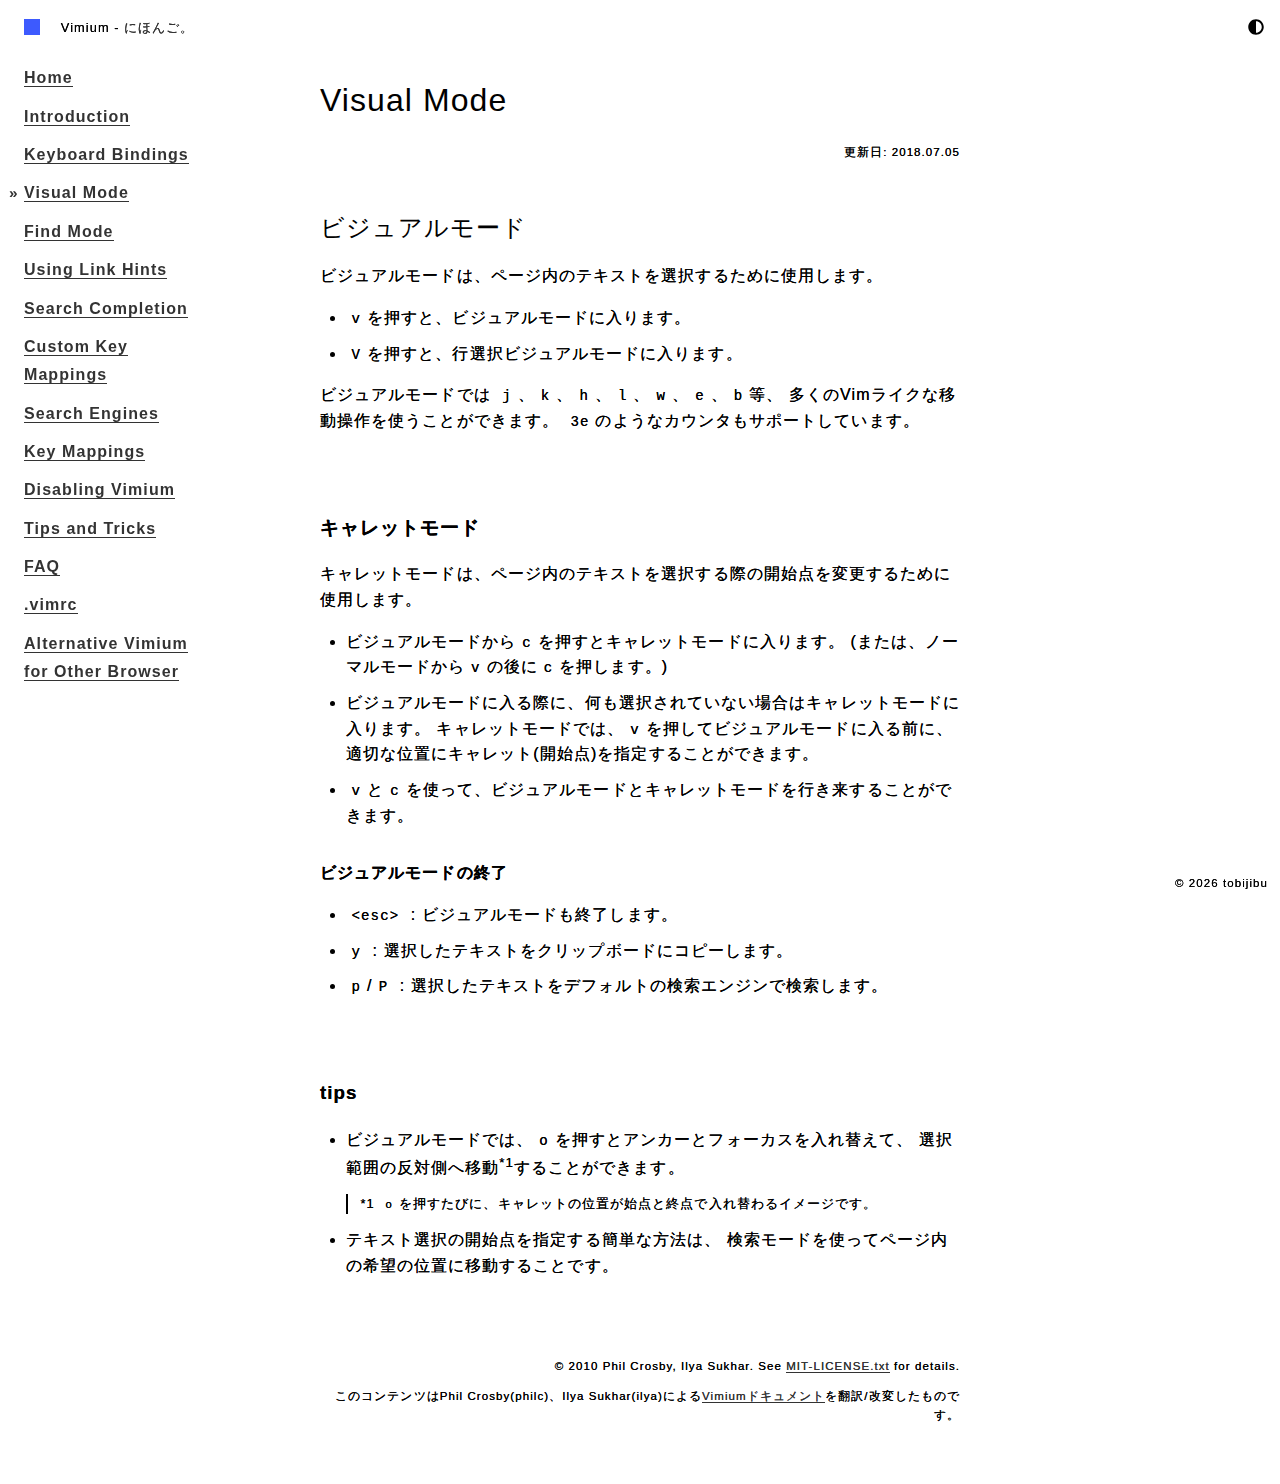
<file: visualMode.html>
<!DOCTYPE html>
<html lang="ja">
  <head>
    <meta charset="UTF-8">
    <meta name="viewport" content="width=device-width, initial-scale=1">
    <title>Visual Mode | Vimium - にほんご。</title>
    <meta http-equiv="X-UA-Compatible" content="IE=edge">
    <meta property="og:title" content="Visual Mode | Vimium - にほんご。">
    <meta property="og:url">
    <meta property="og:type" content="article">
    <link rel="icon" href="https://tr.you84815.space/vimium/favicon.ico">
    <link rel="stylesheet" type="text/css" href="./css/main.css">
    <link id="theme_style" rel="stylesheet" type="text/css" href="">
    <script id="srcTheme" src="./js/toggleTheme.js" data-dir="vimium"></script>
    <script>
      (function(i,s,o,g,r,a,m){i['GoogleAnalyticsObject']=r;i[r]=i[r]||function(){
      (i[r].q=i[r].q||[]).push(arguments)},i[r].l=1*new Date();a=s.createElement(o),
      m=s.getElementsByTagName(o)[0];a.async=1;a.src=g;m.parentNode.insertBefore(a,m)
      })(window,document,'script','https://www.google-analytics.com/analytics.js','ga');
      ga('create', 'UA-106478577-1', 'auto');
    </script>
  </head>
  <body>
    <div id="container">
      <header>
        <div class="icon"><a class="no-barba" href="https://tr.you84815.space/">
            <svg width="16" height="16">
              <rect width="16" height="16" fill="#e0e0e0"></rect>
            </svg></a></div>
        <div class="navi_toggle" onclick="toggleMenu()">
          <svg id="menu_close" width="24" height="24" viewBox="0 0 24 24">
            <path d="M19 6.41L17.59 5 12 10.59 6.41 5 5 6.41 10.59 12 5 17.59 6.41 19 12 13.41 17.59 19 19 17.59 13.41 12z"></path>
            <path d="M0 0h24v24H0z" fill="none"></path>
          </svg>
          <svg id="menu_open" width="24" height="24" viewBox="0 0 24 24">
            <path d="M0 0h24v24H0z" fill="none"></path>
            <path d="M3 18h18v-2H3v2zm0-5h18v-2H3v2zm0-7v2h18V6H3z"></path>
          </svg>
        </div>
        <div class="title">Vimium - <a class="no-barba" href="https://tr.you84815.space/">にほんご。</a></div><span id="toggleTheme">
          <svg role="img" width="16" height="16" xmlns="http://www.w3.org/2000/svg" viewBox="0 0 512 512">
            <path d="M8 256c0 136.966 111.033 248 248 248s248-111.034 248-248S392.966 8 256 8 8 119.033 8 256zm248 184V72c101.705 0 184 82.311 184 184 0 101.705-82.311 184-184 184z"></path>
          </svg></span>
      </header>
      <div class="navi" id="navi">
        <ul class="menu">
          <li><a class="index" href="./index.html">Home</a></li>
          <li><a class="introduction" href="./introduction.html">Introduction</a></li>
          <li><a class="keyboardBindings" href="./keyboardBindings.html">Keyboard Bindings</a>
            <ul class="hidden" id="navi_keyboardBindings">
              <li><a href="./keyboardBindings.html#currentPage">現在ページの操作</a></li>
              <li><a href="./keyboardBindings.html#newPages">新規ページへの操作</a></li>
              <li><a href="./keyboardBindings.html#find">ページ内検索</a></li>
              <li><a href="./keyboardBindings.html#history">履歴操作</a></li>
              <li><a href="./keyboardBindings.html#tabs">タブの操作</a></li>
              <li><a href="./keyboardBindings.html#marks">マーク操作</a></li>
              <li><a href="./keyboardBindings.html#advanced">さらに高度なコマンド</a></li>
            </ul>
          </li>
          <li><a class="visualMode active" href="./visualMode.html">Visual Mode</a></li>
          <li><a class="findMode" href="./findMode.html">Find Mode</a></li>
          <li><a class="usingLinkHints" href="./usingLinkHints.html">Using Link Hints</a>
            <ul class="hidden" id="navi_usingLinkHints">
              <li><a href="./usingLinkHints.html#alphabet">アルファベットヒント</a></li>
              <li><a href="./usingLinkHints.html#filtered">ナンバーヒント</a></li>
              <li><a href="./usingLinkHints.html#hidden">隠れたヒントマーカー</a></li>
            </ul>
          </li>
          <li><a class="searchCompletion" href="./searchCompletion.html">Search Completion</a></li>
          <li><a class="customKeyMappings" href="./customKeyMappings.html">Custom Key Mappings</a></li>
          <li><a class="searchEngines" href="./searchEngines.html">Search Engines</a></li>
          <li><a class="keyMappings" href="./keyMappings.html">Key Mappings</a>
            <ul class="hidden" id="navi_keyMappings">
              <li><a href="./keyMappings.html#emacs">Emacs</a></li>
              <li><a href="./keyMappings.html#kakoune">Kakoune</a></li>
              <li><a href="./keyMappings.html#russian">ロシア語キーボード</a></li>
              <li><a href="./keyMappings.html#bulgarian">ブルガリア語キーボード</a></li>
              <li><a href="./keyMappings.html#hebrew">ヘブライ語キーボード</a></li>
              <li><a href="./keyMappings.html#mongolian">モンゴル語キーボード</a></li>
              <li><a href="./keyMappings.html#georgian">グルジア語キーボード</a></li>
            </ul>
          </li>
          <li><a class="disablingVimium" href="./disablingVimium.html">Disabling Vimium</a>
            <ul class="hidden" id="navi_disablingVimium">
              <li><a href="./disablingVimium.html#partially">一部無効化</a></li>
              <li><a href="./disablingVimium.html#wholly">全体的に無効化</a></li>
              <li><a href="./disablingVimium.html#temporarily">一時的に無効化</a></li>
            </ul>
          </li>
          <li><a class="tipsAndTricks" href="./tipsAndTricks.html">Tips and Tricks</a></li>
          <li><a class="faq" href="./faq.html">FAQ</a></li>
          <li><a class="vimrc" href="./vimrc.html">.vimrc</a></li>
          <li><a class="otherBrowser" href="./otherBrowser.html">Alternative Vimium for Other Browser</a>
            <ul class="hidden" id="navi_otherBrowser">
              <li><a href="./otherBrowser.html#firefox">Firefoxサポート</a></li>
              <li><a href="./otherBrowser.html#other">その他のブラウザ</a></li>
            </ul>
          </li>
        </ul>
      </div>
      <div id="content">
        <div id="main">
          <div id="barba-wrapper">
            <div class="barba-container">
              <h1>Visual Mode</h1>
              <div id="update_date"><span>更新日: 2018.07.05
</span>
              </div>
              <h2>ビジュアルモード</h2>
              <p>ビジュアルモードは、ページ内のテキストを選択するために使用します。</p>
              <ul>
                <li><code>v</code>を押すと、ビジュアルモードに入ります。</li>
                <li><code>V</code>を押すと、行選択ビジュアルモードに入ります。</li>
              </ul>
              <p>
                ビジュアルモードでは
                <code>j</code>、<code>k</code>、<code>h</code>、<code>l</code>、<code>w</code>、<code>e</code>、<code>b</code>等、
                多くのVimライクな移動操作を使うことができます。
                <code>3e</code>のようなカウンタもサポートしています。
              </p><br>
              <h3>キャレットモード</h3>
              <p>キャレットモードは、ページ内のテキストを選択する際の開始点を変更するために使用します。</p>
              <ul>
                <li>ビジュアルモードから<code>c</code>を押すとキャレットモードに入ります。
                  (または、ノーマルモードから<code>v</code>の後に<code>c</code>を押します。)
                </li>
                <li>
                  ビジュアルモードに入る際に、何も選択されていない場合はキャレットモードに入ります。
                  キャレットモードでは、<code>v</code>を押してビジュアルモードに入る前に、
                  適切な位置にキャレット(開始点)を指定することができます。
                </li>
                <li><code>v</code>と<code>c</code>を使って、ビジュアルモードとキャレットモードを行き来することができます。</li>
              </ul>
              <h4>ビジュアルモードの終了</h4>
              <ul>
                <li><code>&#x3C;esc&#x3E;</code> : ビジュアルモードも終了します。</li>
                <li><code>y</code> : 選択したテキストをクリップボードにコピーします。</li>
                <li><code>p</code>/<code>P</code> : 選択したテキストをデフォルトの検索エンジンで検索します。</li>
              </ul><br>
              <h3>tips</h3>
              <ul>
                <li>ビジュアルモードでは、<code>o</code>を押すとアンカーとフォーカスを入れ替えて、
                  選択範囲の反対側へ移動<sup>*1</sup>することができます。
                  <blockquote>*1 <code>o</code>を押すたびに、キャレットの位置が始点と終点で入れ替わるイメージです。</blockquote>
                </li>
                <li>
                  テキスト選択の開始点を指定する簡単な方法は、
                  検索モードを使ってページ内の希望の位置に移動することです。
                </li>
              </ul><br><br>
              <div class="license">
                <p>
                  &copy; 2010
                    Phil Crosby, Ilya Sukhar. See <a href="https://github.com/philc/vimium/blob/master/MIT-LICENSE.txt">MIT-LICENSE.txt</a> for details.
                </p>
                <p>このコンテンツはPhil Crosby(philc)、Ilya Sukhar(ilya)による<a href="https://github.com/philc/vimium">Vimiumドキュメント</a>を翻訳/改変したものです。</p>
              </div>
            </div>
          </div>
        </div>
      </div>
      <footer><span>&copy; <span id="copy_year">2017</span> tobijibu</span></footer>
    </div>
    <noscript id="deferred-styles">
      <link href="./css/lazy.css" rel="stylesheet">
    </noscript>
    <script src="./js/main.js" defer></script>
    <div id="src" hidden></div>
  </body>
</html>
</file>
<file: css/main.css>
html{overflow-y:scroll}body{margin:0;padding:0}a{color:#333}#container{display:grid;grid-template-columns:260px auto;grid-template-rows:54px auto 32px;grid-template-areas:' header header  ' ' navi   content ' ' footer footer  '}header{grid-area:header;grid-column:1/3;grid-row:1/2}#navi{grid-area:navi;grid-column:1/2;grid-row:2/3}#content{grid-area:content;grid-column:2/3;grid-row:2/3;margin-left:-260px}footer{grid-area:footer;grid-column:1/3;grid-row:3/4}@media screen and (max-width:1200px){#container{grid-template-columns:100%;grid-template-rows:70px auto auto}#content,#navi,header{grid-column:1}#content{margin-left:0}}code{margin:0 2px;padding:2px 4px}pre{overflow-x:auto;margin:.8em 0 0 0}pre>code{background-color:transparent;display:block;padding:.5em}blockquote{margin-left:0;padding-left:1em}dd{margin-left:1em}ul{padding-left:1.6em}.table-box{overflow-x:auto}#main .my-table{border-collapse:collapse;border:1px solid;width:100%;font-size:.8rem}#main .my-table th{text-shadow:none;border:1px solid;vertical-align:top}#main .my-table th.detail{min-width:16em}#main .my-table td{border:1px solid;vertical-align:top;padding:16px 8px;word-wrap:break-word}#main .my-table td.center{text-align:center}.nowrap{white-space:nowrap}header{display:flex;align-items:center;height:3.4em;padding:16px;position:fixed;box-sizing:border-box}.navi_toggle{font-size:.8rem;width:1.6em;padding-top:.4em;display:none;position:relative}.navi_toggle svg{position:absolute;top:0;right:0;bottom:0;left:0;margin:auto;width:2em}#menu_close{display:none}.icon{width:32px;height:32px;display:block;position:relative}.icon svg{position:absolute;top:0;right:0;bottom:0;left:0;margin:auto;width:16px;height:16px}.title{font-size:.8rem;padding:1.1em 1em .9em}.title a{text-decoration:none}#toggleTheme{position:fixed;top:16px;right:16px}#navi{padding-left:1.5em;padding-right:24px;height:calc(100% - 54px);overflow-y:auto;margin-top:54px;position:fixed;width:240px;box-sizing:border-box;z-index:99}.navi{display:block}#navi .hidden{display:none}#navi .s-title{font-size:.72rem}#navi ul{margin:0;padding:0;list-style-type:none}#navi li{font-size:1rem;text-shadow:none;font-weight:700;margin:.64em 0}#navi li li{font-size:.8rem;text-shadow:none;font-weight:700;margin:.48em .48em .48em .56em}#navi li li li{font-size:.8rem;text-shadow:0 0 0;margin:.48em .48em .48em .96em;font-weight:400}#navi a{text-decoration:none;transition:.4s;border-bottom:1px solid}#navi a.active{font-weight:700}#navi a.active::before{content:'\bb \20 ';font-size:.96em;margin-left:-.97em}#navi li:hover{cursor:pointer}#navi a:hover{transition:.4s}#navi hr{border-top:1px solid;width:180px;margin:2.4em 0}#navi::-webkit-scrollbar{width:4px}#navi{scrollbar-width:thin}#navi_source{margin-top:1em}#navi_source a{margin-left:2.4em;font-weight:400}#navi_source svg{width:1.72em}#main{width:640px;margin:0 auto;height:100%;box-sizing:border-box}#main a{transition:.3s}.license{margin-bottom:2.4em;line-height:1.6;font-size:.72rem;text-align:right}footer{height:2em;line-height:1.6;font-size:.72rem;text-align:right}footer>span{padding:4px;position:fixed;bottom:4px;right:8px}#main .share_link{text-align:right}#main .share_link a{width:40px;text-shadow:none;margin-left:16px;border-bottom:0}a.i-hatena{position:relative}a.i-hatena>span{position:absolute;left:.25em;font-family:Verdana;font-weight:700;font-style:normal;line-height:2}#main .share_link svg{width:1.72em}@media screen and (max-width:1200px){html{font-size:16px}header{width:100%}.navi_toggle{width:32px;height:32px;display:block}.icon{display:none}#navi{width:100%;font-size:16px;margin-top:16px;position:fixed;top:1.6em;z-index:99;height:100%}#navi li{font-size:1.2em;margin:.8em 0}#navi li li,#navi li li li{font-size:.8em;margin:1em 0 0 1em}.navi{margin-left:-1600px}.show{margin-left:0}#main{width:100%;padding:1.6em}#main>div{margin:0}}#cse-search-box{box-sizing:border-box;position:relative;border:1px solid;display:block;padding:3px 10px;border-radius:20px;height:2.3em;width:180px;overflow:hidden}#cse-search-box input[type=text]{border:none;height:2em}#cse-search-box input[type=text]:focus{outline:0}#cse-search-box input[type=submit]{cursor:pointer;border:none;background:0 0;position:absolute;width:2.5em;height:2.5em;right:0;top:1px;outline:0}#cse-search-box #search-icon{cursor:pointer;position:absolute;width:1em;height:1em;right:12px;top:9px}html{font-size:16px}body{font-family:"游ゴシック Medium","Yu Gothic Medium",YuGothic,'Yu Gothic','Hiragino Kaku Gothic ProN','ヒラギノ角ゴ ProN W3','メイリオ',Meiryo,sans-serif;font-feature-settings:"palt";letter-spacing:.8pt;word-wrap:break-word;line-height:1.76;text-shadow:0 0 0}#main{line-height:1.6}#main h1,#main h2,#main h5,#main h6{font-weight:400}#main h1{margin-bottom:.5em}#main h2,#main h3,#main h4,#main h5,#main h6{margin:2em 0 1em}#main h1,#main h2{text-shadow:none}#main h5,#main h6{font-weight:700}#main h2{margin:0 0 .4em;padding-top:2em}#main a{text-decoration:none;border-bottom:1px solid}code{font-family:Consolas,Monaco,"游ゴシック Medium","Yu Gothic Medium",YuGothic,'Yu Gothic','Hiragino Kaku Gothic ProN','ヒラギノ角ゴ ProN W3','メイリオ',Meiryo,monospace;font-size:.88em}pre{border:1px solid;line-height:1.4;letter-spacing:normal}pre>code{font-size:.88rem;text-shadow:none}blockquote{font-size:.8rem;border-left:2px solid}p.note{font-size:.72rem}ul.none{list-style-type:none}ul.disc{list-style-type:disc}ol.num,ul.num{list-style-type:decimal}#main li{margin:.64em 0}hr{border-top:1px solid}img{max-width:100%}#update_date{text-align:right;font-size:.72rem}.buttons{display:flex;justify-content:center}.buttons .button{margin:8px;border:1px solid;padding:8px;text-align:center;width:8em;transition:all .3s ease}.buttons .button:hover{cursor:pointer;transition:all .3s ease}.search-box{margin:2.4em 0;width:198px}.cse .gsc-control-cse,div.gsc-control-cse{border:0;padding:0}div.gsc-input-box{border:0;border-bottom:1px solid #000}form.gsc-search-box-tools .gsc-search-box td.gsc-input{padding-right:0}div.gsc-input-box-focus,div.gsc-search-box td.gsc-input>input:focus{border:0;border-bottom:1px solid #333;-moz-box-shadow:none;-webkit-box-shadow:none;box-shadow:none}td.gsib_a{padding-top:5px}a.gsst_a span.gscb_a{color:#aaa}button.gsc-search-button{margin-left:0;border:0}.cse .gsc-search-button button.gsc-search-button-v2,button.gsc-search-button-v2{padding:6px}.cse button.gsc-search-button,button.gsc-search-button{color:#fff;border:0;border-bottom:1px solid #000;border-radius:0;-moz-border-radius:0;-webkit-border-radius:0;background-color:#000;background-image:none;filter:none}@media screen and (max-width:1120px){.search-box{width:90%}}::selection{background:rgba(61,90,254,.2)}::-moz-selection{background:rgba(61,90,254,.2)}#main a:hover,#main a:visited:hover,#navi a:hover{color:#3d5afe}.icon svg rect{fill:#3d5afe}img{max-width:100%}
</file>
<file: css/lazy.css>
.hljs{display:block;overflow-x:auto;padding:.5em;font-family:Consolas,Monaco,YuGothic,'Yu Gothic','Hiragino Kaku Gothic ProN','ヒラギノ角ゴ ProN W3','メイリオ',Meiryo,monospace}.hljs-normal{font-weight:400}.hljs-addition,.hljs-attribute,.hljs-built_in,.hljs-bullet,.hljs-code{font-weight:700}.hljs-emphasis{font-style:italic}.hljs-strong{font-weight:700}#toggleTheme:hover{cursor:pointer}.navi_toggle:hover{cursor:pointer}#main a:hover,#main a:visited:hover{text-decoration:none;transition:.3s;border-bottom:1px solid}#main div.share_link a:hover,#main div.share_link a:visited:hover{border-bottom:0}#container{display:-ms-grid;-ms-grid-columns:240px auto;-ms-grid-rows:54px auto auto;-ms-grid-template-areas:' header header  ' ' navi   content ' ' footer footer  '}header{-ms-grid-area:header;-ms-grid-row:1;-ms-grid-column:1;-ms-grid-column-span:3}#navi{-ms-grid-area:navi;-ms-grid-row:2;-ms-grid-column:1;-ms-grid-column-span:1}#content{-ms-grid-area:content;-ms-grid-row:2;-ms-grid-column:2;-ms-grid-column-span:1}footer{-ms-grid-area:footer;-ms-grid-row:3;-ms-grid-column:1;-ms-grid-column-span:3}@media all and (-ms-high-contrast:none){#main,::-ms-backdrop{margin-left:320px}#navi,::-ms-backdrop{margin-top:0}}
</file>
